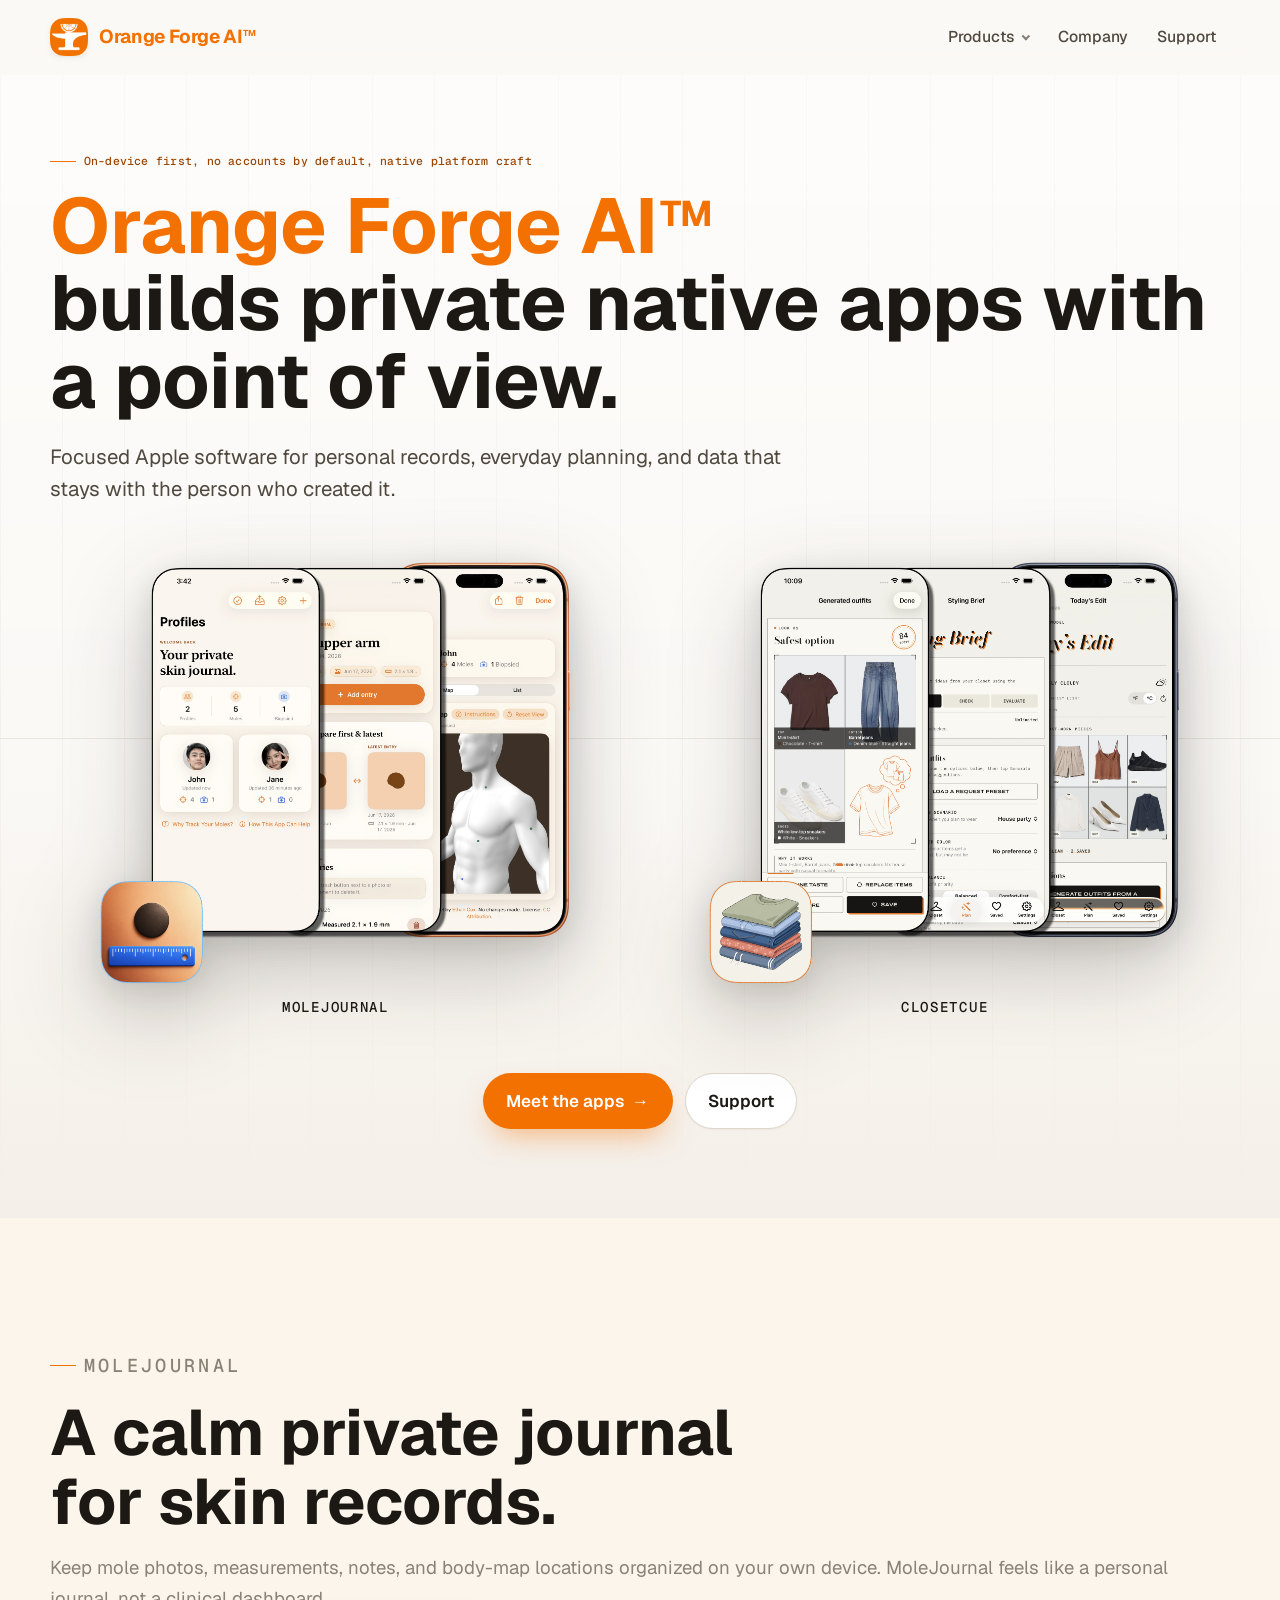
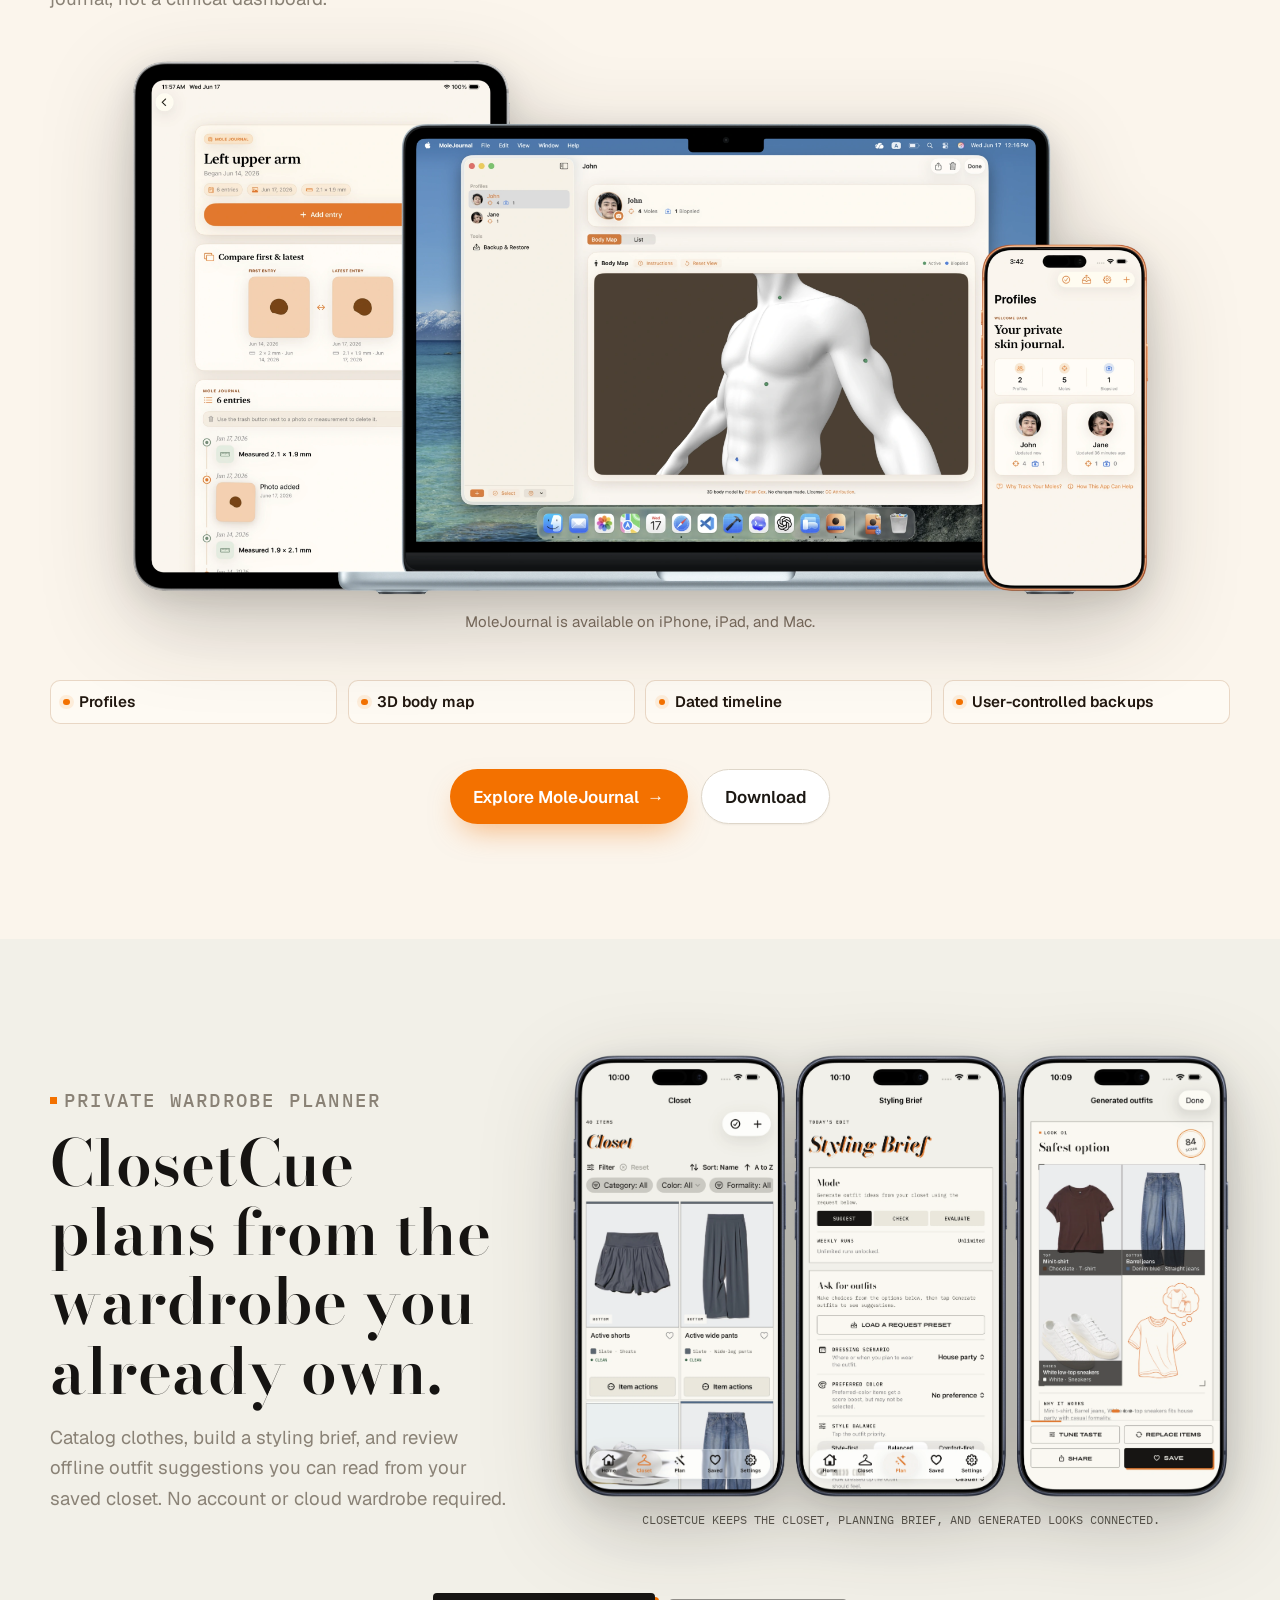
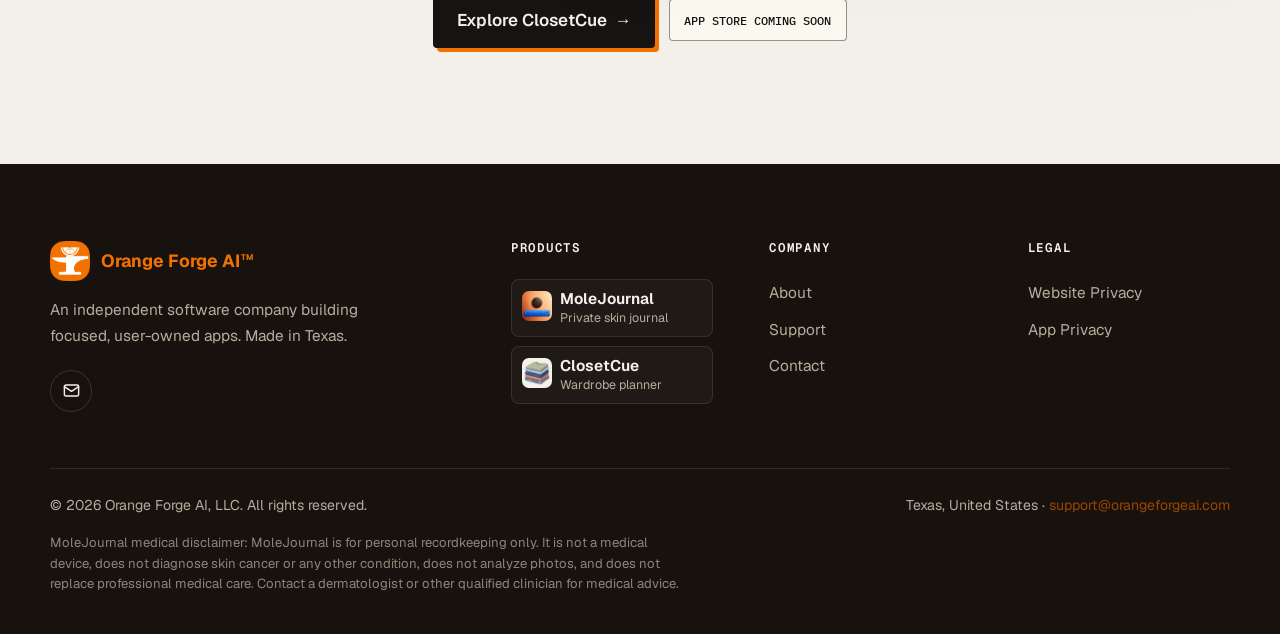
<file: index.html>
<!doctype html>
<html lang="en">
<head>
    <meta charset="utf-8">
    <meta name="viewport" content="width=device-width, initial-scale=1">
    <meta name="description" content="Orange Forge AI is an independent software company building focused, user-owned apps that keep your data on your device, including MoleJournal and ClosetCue.">
    <meta name="theme-color" content="#f37100">
    <title>Orange Forge AI &mdash; User-owned software, beautifully made</title>

    <link rel="icon" type="image/png" sizes="256x256" href="assets/brand/logo.png">
    <link rel="apple-touch-icon" href="assets/brand/logo.png">

    <!-- Open Graph / social -->
    <meta property="og:type" content="website">
    <meta property="og:url" content="https://orangeforgeai.com/">
    <meta property="og:title" content="Orange Forge AI &mdash; User-owned software, beautifully made">
    <meta property="og:description" content="A software company building focused, private apps that keep your data on your device. Meet MoleJournal and ClosetCue.">
    <meta property="og:image" content="https://orangeforgeai.com/assets/brand/logo.png">
    <meta name="twitter:card" content="summary">

    <!-- Preload the self-hosted variable fonts to avoid a flash of fallback text -->
    <link rel="preload" href="assets/fonts/geist-latin.woff2" as="font" type="font/woff2" crossorigin>
    <link rel="preload" href="assets/fonts/geist-mono-latin.woff2" as="font" type="font/woff2" crossorigin>
    <link rel="stylesheet" href="style.css">

    <!-- Mark JS as available so reveal-on-scroll never hides content without it -->
    <script>document.documentElement.classList.add("js");</script>
</head>
<body class="home-page">
    <a class="skip-link" href="#main">Skip to content</a>

    <header class="site-header">
        <nav class="navbar" aria-label="Primary navigation">
            <a class="brand-link" href="index.html#home" aria-label="Orange Forge AI home">
                <img class="brand-mark" src="assets/brand/logo.png" alt="" width="38" height="38">
                <span class="brand-text">Orange Forge AI<sup>TM</sup></span>
            </a>

            <button class="menu-toggle" type="button" aria-expanded="false" aria-controls="primary-menu">
                <span class="menu-toggle-line"></span>
                <span class="menu-toggle-line"></span>
                <span class="menu-toggle-line"></span>
                <span class="screen-reader-text">Toggle menu</span>
            </button>

            <ul class="nav-menu" id="primary-menu">
                <li class="nav-item has-dropdown">
                    <button class="nav-link dropdown-toggle" type="button" aria-expanded="false" aria-controls="products-dropdown">
                        Products
                    </button>
                    <div class="dropdown-panel" id="products-dropdown">
                        <a class="dropdown-product" href="molejournal.html">
                            <span>MoleJournal</span>
                            <small>A journal for your skin records</small>
                        </a>
                        <a class="dropdown-product" href="closetcue.html">
                            <span>ClosetCue</span>
                            <small>Outfit planning from your real closet</small>
                        </a>
                    </div>
                </li>
                <li class="nav-item"><a class="nav-link" href="#philosophy">Company</a></li>
                <li class="nav-item"><a class="nav-link" href="support.html">Support</a></li>
            </ul>
        </nav>
    </header>

    <main id="main">
        <!-- ============ COMPANY HERO ============ -->
        <section class="studio-hero" id="home" aria-labelledby="hero-title">
            <div class="studio-hero__backdrop" aria-hidden="true"></div>
            <div class="container studio-hero__inner">
                <div class="studio-hero__copy">
                    <p class="eyebrow studio-hero__principle-line" id="philosophy">On-device first, no accounts by default, native platform craft</p>
                    <h1 class="studio-hero__title" id="hero-title">
                        <span class="brand-name studio-hero__brand">Orange Forge AI<sup>TM</sup></span>
                        builds private native apps with a point of view.
                    </h1>
                    <p class="studio-hero__lead">
                        Focused Apple software for personal records, everyday planning, and data that stays with the person who created it.
                    </p>
                </div>

                <div class="studio-hero__tableau" aria-label="MoleJournal and ClosetCue product previews">
                    <figure class="studio-hero__product studio-hero__mole">
                        <img src="assets/screenshots/molejournal/hero_molejournal.webp" width="3722" height="3337"
                            alt="MoleJournal app screens shown across Apple devices" loading="eager" fetchpriority="high" decoding="async">
                        <figcaption>MoleJournal</figcaption>
                    </figure>
                    <figure class="studio-hero__product studio-hero__closet">
                        <img src="assets/screenshots/closetcue/hero_closetcue.webp" width="3722" height="3337"
                            alt="ClosetCue wardrobe planning screens shown on iPhone" loading="eager" fetchpriority="high" decoding="async">
                        <figcaption>ClosetCue</figcaption>
                    </figure>
                </div>

                <div class="studio-hero__actions" aria-label="Featured products">
                    <a class="button button-primary" href="#molejournal">Meet the apps <span class="arrow" aria-hidden="true">&rarr;</span></a>
                    <a class="button button-secondary" href="support.html">Support</a>
                </div>
            </div>
        </section>

        <!-- ============ MOLEJOURNAL TEASER ============ -->
        <section class="home-product home-product--molejournal" id="molejournal" aria-labelledby="molejournal-title">
            <div class="container home-product__grid" data-reveal>
                <div class="home-product__copy">
                    <p class="eyebrow">MoleJournal</p>
                    <h2 id="molejournal-title">A calm private journal for skin records.</h2>
                    <p>
                        Keep mole photos, measurements, notes, and body-map locations organized on your own device. MoleJournal feels like a personal journal, not a clinical dashboard.
                    </p>
                </div>

                <figure class="journal-device-composition">
                    <img src="assets/screenshots/molejournal/all_devices.webp" width="3566" height="1879"
                        alt="MoleJournal shown on MacBook Pro, iPad Pro, and iPhone" loading="lazy" decoding="async">
                    <figcaption>MoleJournal is available on iPhone, iPad, and Mac.</figcaption>
                </figure>

                <div class="journal-mini-timeline" aria-label="MoleJournal feature highlights">
                    <span>Profiles</span>
                    <span>3D body map</span>
                    <span>Dated timeline</span>
                    <span>User-controlled backups</span>
                </div>

                <div class="home-product__actions">
                    <a class="button button-primary" href="molejournal.html">Explore MoleJournal <span class="arrow" aria-hidden="true">&rarr;</span></a>
                    <a class="button button-secondary" href="https://apps.apple.com/us/app/molejournal/id6771623193" target="_blank" rel="noopener">Download</a>
                </div>
            </div>
        </section>

        <!-- ============ CLOSETCUE TEASER ============ -->
        <section class="home-product home-product--closetcue" id="closetcue" aria-labelledby="closetcue-title">
            <div class="container closet-proof" data-reveal>
                <div class="closet-proof__mast">
                    <p class="pressmark">Private wardrobe planner</p>
                    <h2 id="closetcue-title"><span>ClosetCue</span> plans from the wardrobe you already own.</h2>
                    <p>
                        Catalog clothes, build a styling brief, and review offline outfit suggestions you can read from your saved closet. No account or cloud wardrobe required.
                    </p>
                </div>

                <figure class="closet-proof__image">
                    <img src="assets/screenshots/closetcue/main_closetcue.webp" width="3322" height="2239"
                        alt="ClosetCue closet, styling brief, and outfit preview screens" loading="lazy" decoding="async">
                    <figcaption>ClosetCue keeps the closet, planning brief, and generated looks connected.</figcaption>
                </figure>

                <div class="closet-proof__actions">
                    <a class="button button-primary closet-button" href="closetcue.html">Explore ClosetCue <span class="arrow" aria-hidden="true">&rarr;</span></a>
                    <span class="coming-soon-pill" aria-label="ClosetCue App Store availability">App Store coming soon</span>
                </div>
            </div>
        </section>
    </main>

    <!-- ============ FOOTER ============ -->
    <footer class="footer" aria-labelledby="footer-heading">
        <h2 id="footer-heading" class="screen-reader-text">Site footer</h2>
        <div class="container">
            <div class="footer__grid">
                <div class="footer__brand">
                    <a class="footer__logo" href="index.html#home" aria-label="Orange Forge AI home">
                        <img src="assets/brand/logo.png" alt="" width="40" height="40">
                        <span>Orange Forge AI<sup>TM</sup></span>
                    </a>
                    <p>An independent software company building focused, user-owned apps. Made in Texas.</p>
                    <div class="footer__social">
                        <a href="mailto:support@orangeforgeai.com" aria-label="Email Orange Forge AI">
                            <svg viewBox="0 0 24 24" fill="none" stroke="currentColor" stroke-width="1.8" stroke-linecap="round" stroke-linejoin="round" aria-hidden="true"><rect x="3" y="5" width="18" height="14" rx="2"/><path d="m3 7 9 6 9-6"/></svg>
                        </a>
                    </div>
                </div>

                <nav class="footer__col footer__products" aria-label="Products">
                    <h3>Products</h3>
                    <a class="footer-product footer-product--molejournal" href="molejournal.html">
                        <span>MoleJournal</span>
                        <small>Private skin journal</small>
                    </a>
                    <a class="footer-product footer-product--closetcue" href="closetcue.html">
                        <span>ClosetCue</span>
                        <small>Wardrobe planner</small>
                    </a>
                </nav>

                <nav class="footer__col" aria-label="Company">
                    <h3>Company</h3>
                    <a href="index.html#philosophy">About</a>
                    <a href="support.html">Support</a>
                    <a href="mailto:support@orangeforgeai.com">Contact</a>
                </nav>

                <nav class="footer__col" aria-label="Legal">
                    <h3>Legal</h3>
                    <a href="privacy.html">Website Privacy</a>
                    <a href="app-privacy.html">App Privacy</a>
                </nav>
            </div>

            <div class="footer__bottom">
                <p>&copy; 2026 Orange Forge AI, LLC. All rights reserved.</p>
                <p>Texas, United States &middot; <a href="mailto:support@orangeforgeai.com">support@orangeforgeai.com</a></p>
            </div>
            <p class="footer__disclaimer">
                MoleJournal medical disclaimer: MoleJournal is for personal recordkeeping only. It is not a medical device, does not diagnose skin cancer or any other condition, does not analyze photos, and does not replace professional medical care. Contact a dermatologist or other qualified clinician for medical advice.
            </p>
        </div>
    </footer>

    <script src="script.js"></script>
</body>
</html>
</file>
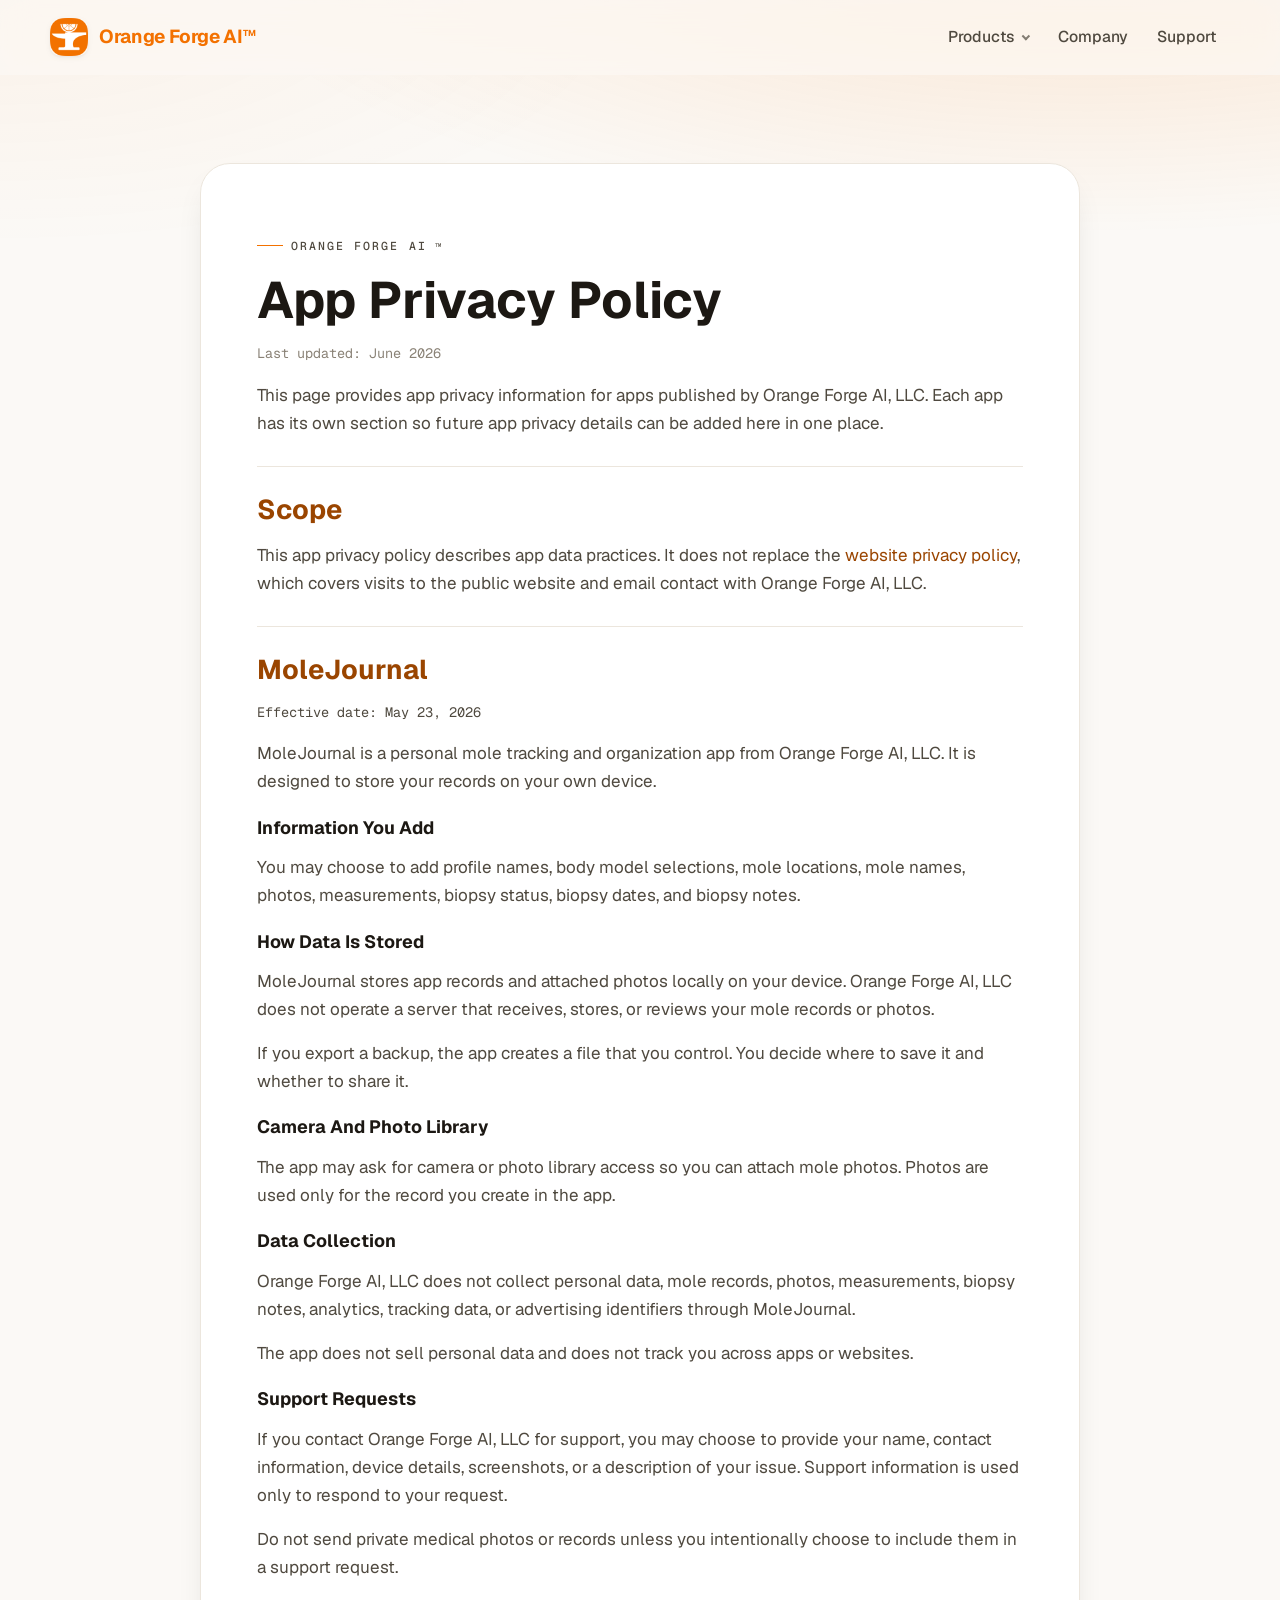
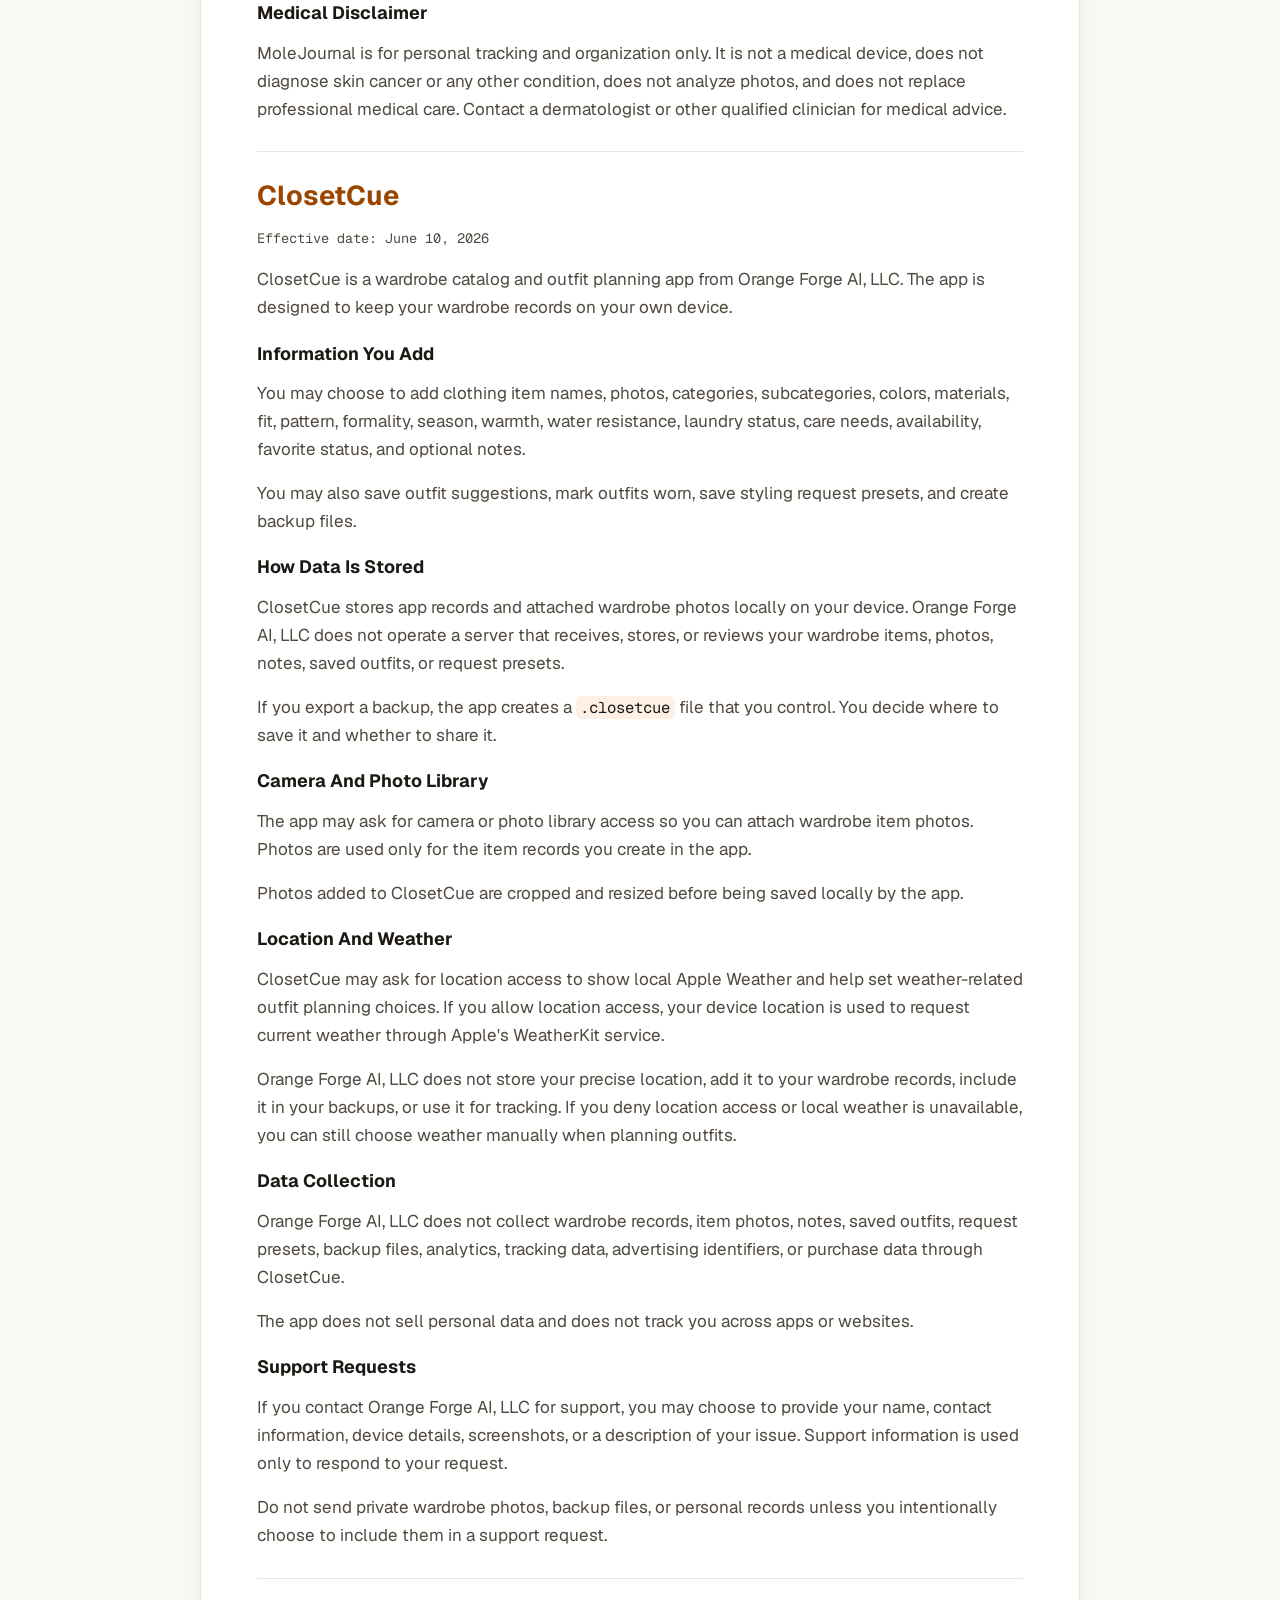
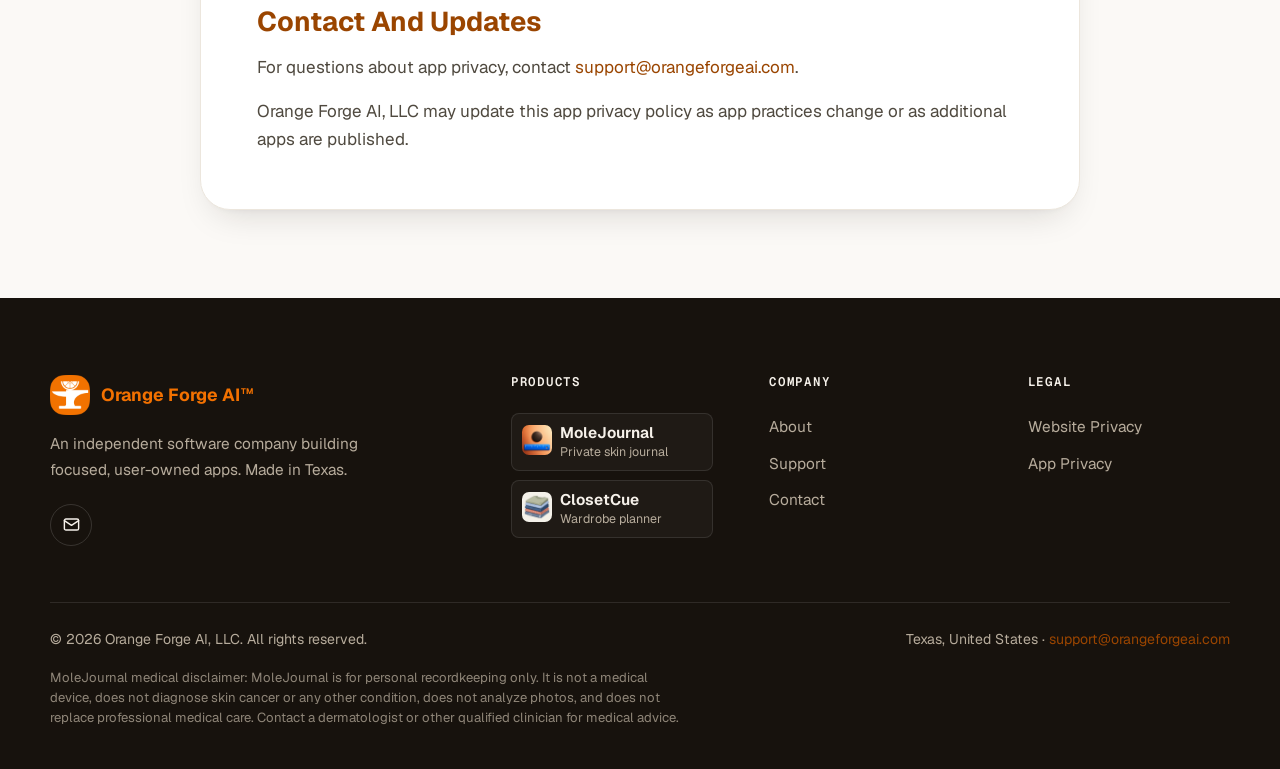
<file: app-privacy.html>
<!doctype html>
<html lang="en">
<head>
    <meta charset="utf-8">
    <meta name="viewport" content="width=device-width, initial-scale=1">
    <meta name="description" content="App Privacy Policy for apps published by Orange Forge AI, LLC. Includes MoleJournal and ClosetCue, private on-device apps that keep records on your own device.">
    <meta name="theme-color" content="#f37100">
    <title>App Privacy Policy | Orange Forge AI</title>

    <link rel="icon" type="image/png" sizes="256x256" href="assets/brand/logo.png">
    <link rel="apple-touch-icon" href="assets/brand/logo.png">

    <!-- Open Graph / social -->
    <meta property="og:type" content="website">
    <meta property="og:url" content="https://orangeforgeai.com/app-privacy.html">
    <meta property="og:title" content="App Privacy Policy | Orange Forge AI">
    <meta property="og:description" content="App privacy information for apps published by Orange Forge AI, LLC, including MoleJournal and ClosetCue.">
    <meta property="og:image" content="https://orangeforgeai.com/assets/brand/logo.png">
    <meta name="twitter:card" content="summary">

    <!-- Preload the self-hosted variable fonts to avoid a flash of fallback text -->
    <link rel="preload" href="assets/fonts/geist-latin.woff2" as="font" type="font/woff2" crossorigin>
    <link rel="preload" href="assets/fonts/geist-mono-latin.woff2" as="font" type="font/woff2" crossorigin>
    <link rel="stylesheet" href="style.css">

    <!-- Mark JS as available so reveal-on-scroll never hides content without it -->
    <script>document.documentElement.classList.add("js");</script>
</head>
<body>
    <a class="skip-link" href="#main">Skip to content</a>

    <header class="site-header">
        <nav class="navbar" aria-label="Primary navigation">
            <a class="brand-link" href="index.html#home" aria-label="Orange Forge AI home">
                <img class="brand-mark" src="assets/brand/logo.png" alt="" width="38" height="38">
                <span class="brand-text">Orange Forge AI<sup>TM</sup></span>
            </a>

            <button class="menu-toggle" type="button" aria-expanded="false" aria-controls="primary-menu">
                <span class="menu-toggle-line"></span>
                <span class="menu-toggle-line"></span>
                <span class="menu-toggle-line"></span>
                <span class="screen-reader-text">Toggle menu</span>
            </button>

            <ul class="nav-menu" id="primary-menu">
                <li class="nav-item has-dropdown">
                    <button class="nav-link dropdown-toggle" type="button" aria-expanded="false" aria-controls="products-dropdown">
                        Products
                    </button>
                    <div class="dropdown-panel" id="products-dropdown">
                        <a class="dropdown-product" href="molejournal.html">
                            <span>MoleJournal</span>
                            <small>A private journal for your skin records</small>
                        </a>
                        <a class="dropdown-product" href="closetcue.html">
                            <span>ClosetCue</span>
                            <small>Outfit planning from your real closet</small>
                        </a>
                    </div>
                </li>
                <li class="nav-item"><a class="nav-link" href="index.html#philosophy">Company</a></li>
                <li class="nav-item"><a class="nav-link" href="support.html">Support</a></li>
            </ul>
        </nav>
    </header>

    <main class="policy-main" id="main">
        <article class="policy-container">
            <header class="policy-header">
                <p class="eyebrow">Orange Forge AI<sup>TM</sup></p>
                <h1>App Privacy Policy</h1>
                <p class="last-updated">Last updated: June 2026</p>
                <p>
                    This page provides app privacy information for apps published by Orange Forge AI, LLC. Each app has its own section so future app privacy details can be added here in one place.
                </p>
            </header>

            <section class="policy-section" aria-labelledby="scope-title">
                <h2 id="scope-title">Scope</h2>
                <p>
                    This app privacy policy describes app data practices. It does not replace the <a href="privacy.html">website privacy policy</a>, which covers visits to the public website and email contact with Orange Forge AI, LLC.
                </p>
            </section>

            <section class="policy-section" id="molejournal" aria-labelledby="molejournal-title">
                <h2 id="molejournal-title">MoleJournal</h2>
                <p class="last-updated">Effective date: May 23, 2026</p>
                <p>
                    MoleJournal is a personal mole tracking and organization app from Orange Forge AI, LLC. It is designed to store your records on your own device.
                </p>

                <h3>Information You Add</h3>
                <p>
                    You may choose to add profile names, body model selections, mole locations, mole names, photos, measurements, biopsy status, biopsy dates, and biopsy notes.
                </p>

                <h3>How Data Is Stored</h3>
                <p>
                    MoleJournal stores app records and attached photos locally on your device. Orange Forge AI, LLC does not operate a server that receives, stores, or reviews your mole records or photos.
                </p>
                <p>
                    If you export a backup, the app creates a file that you control. You decide where to save it and whether to share it.
                </p>

                <h3>Camera And Photo Library</h3>
                <p>
                    The app may ask for camera or photo library access so you can attach mole photos. Photos are used only for the record you create in the app.
                </p>

                <h3>Data Collection</h3>
                <p>
                    Orange Forge AI, LLC does not collect personal data, mole records, photos, measurements, biopsy notes, analytics, tracking data, or advertising identifiers through MoleJournal.
                </p>
                <p>
                    The app does not sell personal data and does not track you across apps or websites.
                </p>

                <h3>Support Requests</h3>
                <p>
                    If you contact Orange Forge AI, LLC for support, you may choose to provide your name, contact information, device details, screenshots, or a description of your issue. Support information is used only to respond to your request.
                </p>
                <p>
                    Do not send private medical photos or records unless you intentionally choose to include them in a support request.
                </p>

                <h3>Medical Disclaimer</h3>
                <p>
                    MoleJournal is for personal tracking and organization only. It is not a medical device, does not diagnose skin cancer or any other condition, does not analyze photos, and does not replace professional medical care. Contact a dermatologist or other qualified clinician for medical advice.
                </p>
            </section>

            <section class="policy-section" id="closetcue" aria-labelledby="closetcue-title">
                <h2 id="closetcue-title">ClosetCue</h2>
                <p class="last-updated">Effective date: June 10, 2026</p>
                <p>
                    ClosetCue is a wardrobe catalog and outfit planning app from Orange Forge AI, LLC. The app is designed to keep your wardrobe records on your own device.
                </p>

                <h3>Information You Add</h3>
                <p>
                    You may choose to add clothing item names, photos, categories, subcategories, colors, materials, fit, pattern, formality, season, warmth, water resistance, laundry status, care needs, availability, favorite status, and optional notes.
                </p>
                <p>
                    You may also save outfit suggestions, mark outfits worn, save styling request presets, and create backup files.
                </p>

                <h3>How Data Is Stored</h3>
                <p>
                    ClosetCue stores app records and attached wardrobe photos locally on your device. Orange Forge AI, LLC does not operate a server that receives, stores, or reviews your wardrobe items, photos, notes, saved outfits, or request presets.
                </p>
                <p>
                    If you export a backup, the app creates a <code>.closetcue</code> file that you control. You decide where to save it and whether to share it.
                </p>

                <h3>Camera And Photo Library</h3>
                <p>
                    The app may ask for camera or photo library access so you can attach wardrobe item photos. Photos are used only for the item records you create in the app.
                </p>
                <p>
                    Photos added to ClosetCue are cropped and resized before being saved locally by the app.
                </p>

                <h3>Location And Weather</h3>
                <p>
                    ClosetCue may ask for location access to show local Apple Weather and help set weather-related outfit planning choices. If you allow location access, your device location is used to request current weather through Apple's WeatherKit service.
                </p>
                <p>
                    Orange Forge AI, LLC does not store your precise location, add it to your wardrobe records, include it in your backups, or use it for tracking. If you deny location access or local weather is unavailable, you can still choose weather manually when planning outfits.
                </p>

                <h3>Data Collection</h3>
                <p>
                    Orange Forge AI, LLC does not collect wardrobe records, item photos, notes, saved outfits, request presets, backup files, analytics, tracking data, advertising identifiers, or purchase data through ClosetCue.
                </p>
                <p>
                    The app does not sell personal data and does not track you across apps or websites.
                </p>

                <h3>Support Requests</h3>
                <p>
                    If you contact Orange Forge AI, LLC for support, you may choose to provide your name, contact information, device details, screenshots, or a description of your issue. Support information is used only to respond to your request.
                </p>
                <p>
                    Do not send private wardrobe photos, backup files, or personal records unless you intentionally choose to include them in a support request.
                </p>
            </section>

            <section class="policy-section" aria-labelledby="contact-title">
                <h2 id="contact-title">Contact And Updates</h2>
                <p>
                    For questions about app privacy, contact <a href="mailto:support@orangeforgeai.com">support@orangeforgeai.com</a>.
                </p>
                <p>
                    Orange Forge AI, LLC may update this app privacy policy as app practices change or as additional apps are published.
                </p>
            </section>
        </article>
    </main>

    <!-- ============ FOOTER ============ -->
    <footer class="footer" aria-labelledby="footer-heading">
        <h2 id="footer-heading" class="screen-reader-text">Site footer</h2>
        <div class="container">
            <div class="footer__grid">
                <div class="footer__brand">
                    <a class="footer__logo" href="index.html#home" aria-label="Orange Forge AI home">
                        <img src="assets/brand/logo.png" alt="" width="40" height="40">
                        <span>Orange Forge AI<sup>TM</sup></span>
                    </a>
                    <p>An independent software company building focused, user-owned apps. Made in Texas.</p>
                    <div class="footer__social">
                        <a href="mailto:support@orangeforgeai.com" aria-label="Email Orange Forge AI">
                            <svg viewBox="0 0 24 24" fill="none" stroke="currentColor" stroke-width="1.8" stroke-linecap="round" stroke-linejoin="round" aria-hidden="true"><rect x="3" y="5" width="18" height="14" rx="2"/><path d="m3 7 9 6 9-6"/></svg>
                        </a>
                    </div>
                </div>

                <nav class="footer__col footer__products" aria-label="Products">
                    <h3>Products</h3>
                    <a class="footer-product footer-product--molejournal" href="molejournal.html">
                        <span>MoleJournal</span>
                        <small>Private skin journal</small>
                    </a>
                    <a class="footer-product footer-product--closetcue" href="closetcue.html">
                        <span>ClosetCue</span>
                        <small>Wardrobe planner</small>
                    </a>
                </nav>

                <nav class="footer__col" aria-label="Company">
                    <h3>Company</h3>
                    <a href="index.html#philosophy">About</a>
                    <a href="support.html">Support</a>
                    <a href="mailto:support@orangeforgeai.com">Contact</a>
                </nav>

                <nav class="footer__col" aria-label="Legal">
                    <h3>Legal</h3>
                    <a href="privacy.html">Website Privacy</a>
                    <a href="app-privacy.html" aria-current="page">App Privacy</a>
                </nav>
            </div>

            <div class="footer__bottom">
                <p>&copy; 2026 Orange Forge AI, LLC. All rights reserved.</p>
                <p>Texas, United States &middot; <a href="mailto:support@orangeforgeai.com">support@orangeforgeai.com</a></p>
            </div>
            <p class="footer__disclaimer">
                MoleJournal medical disclaimer: MoleJournal is for personal recordkeeping only. It is not a medical device, does not diagnose skin cancer or any other condition, does not analyze photos, and does not replace professional medical care. Contact a dermatologist or other qualified clinician for medical advice.
            </p>
        </div>
    </footer>

    <script src="script.js"></script>
</body>
</html>
</file>
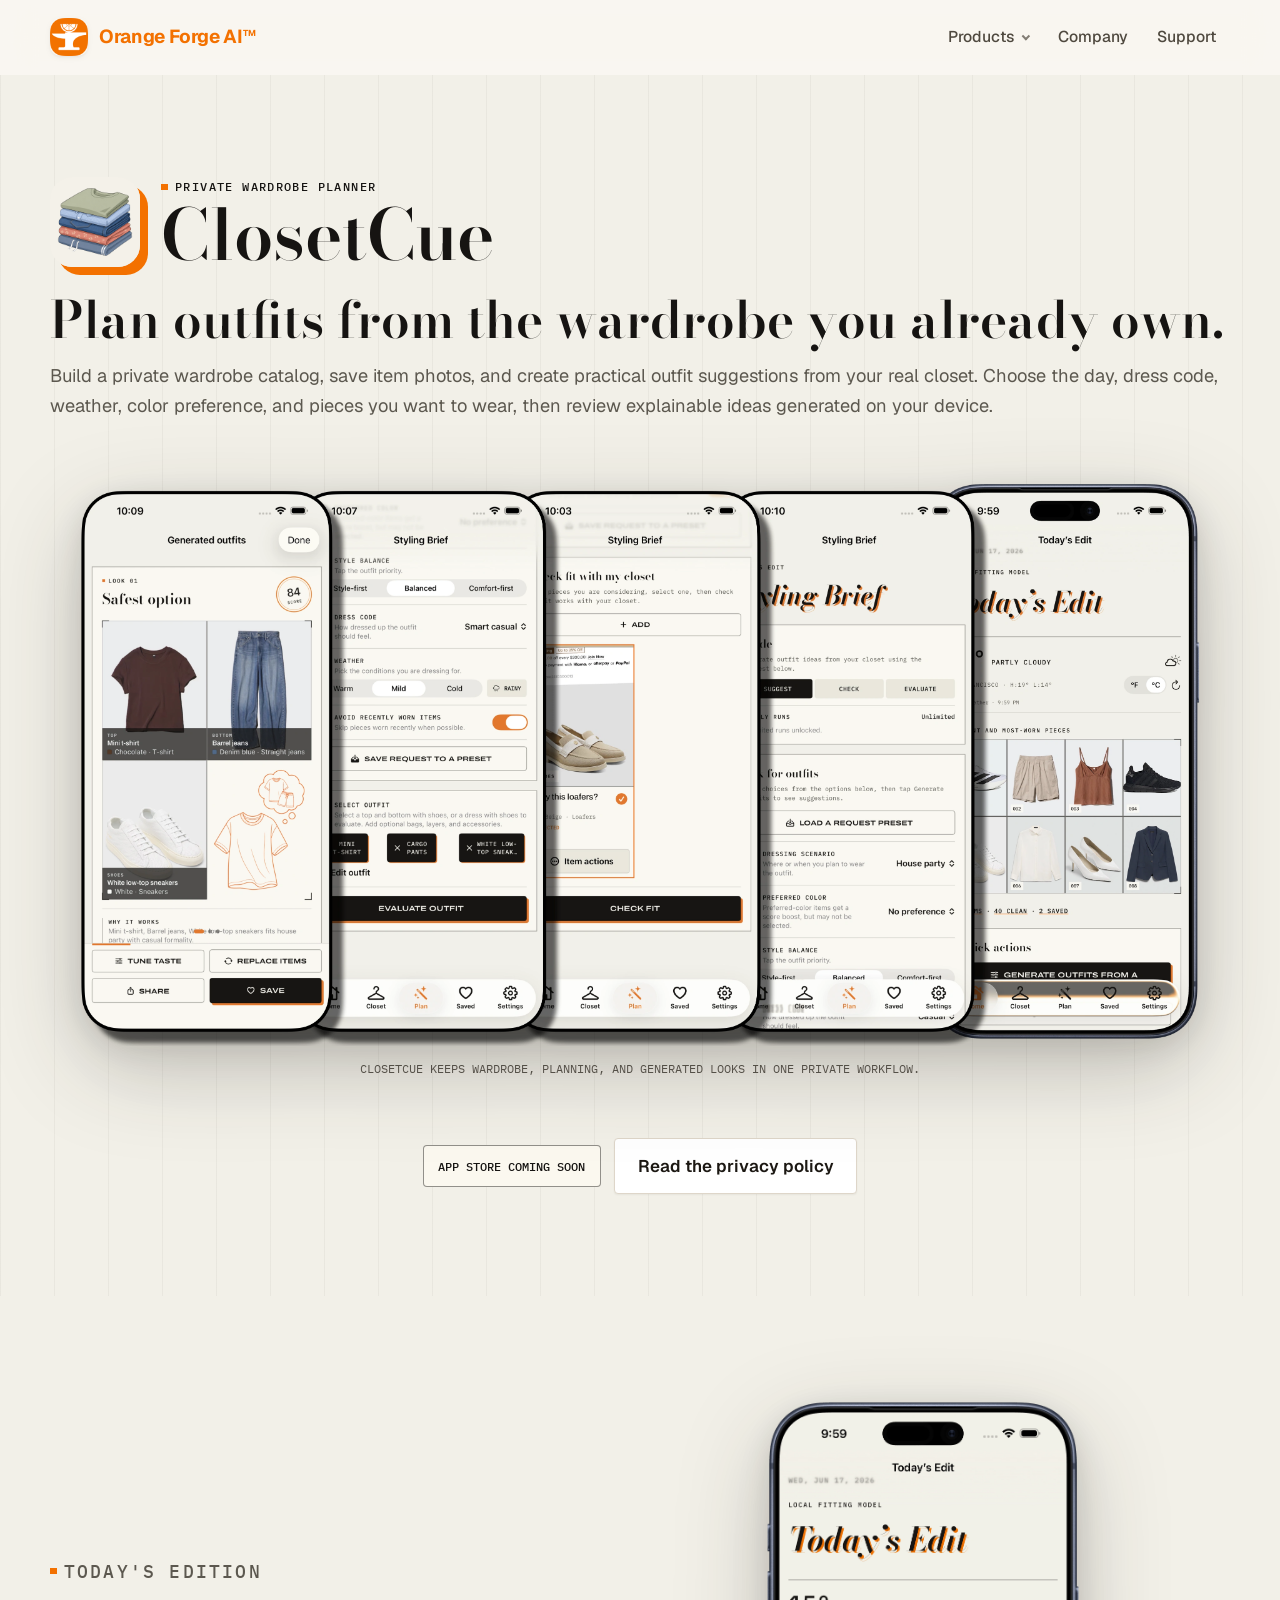
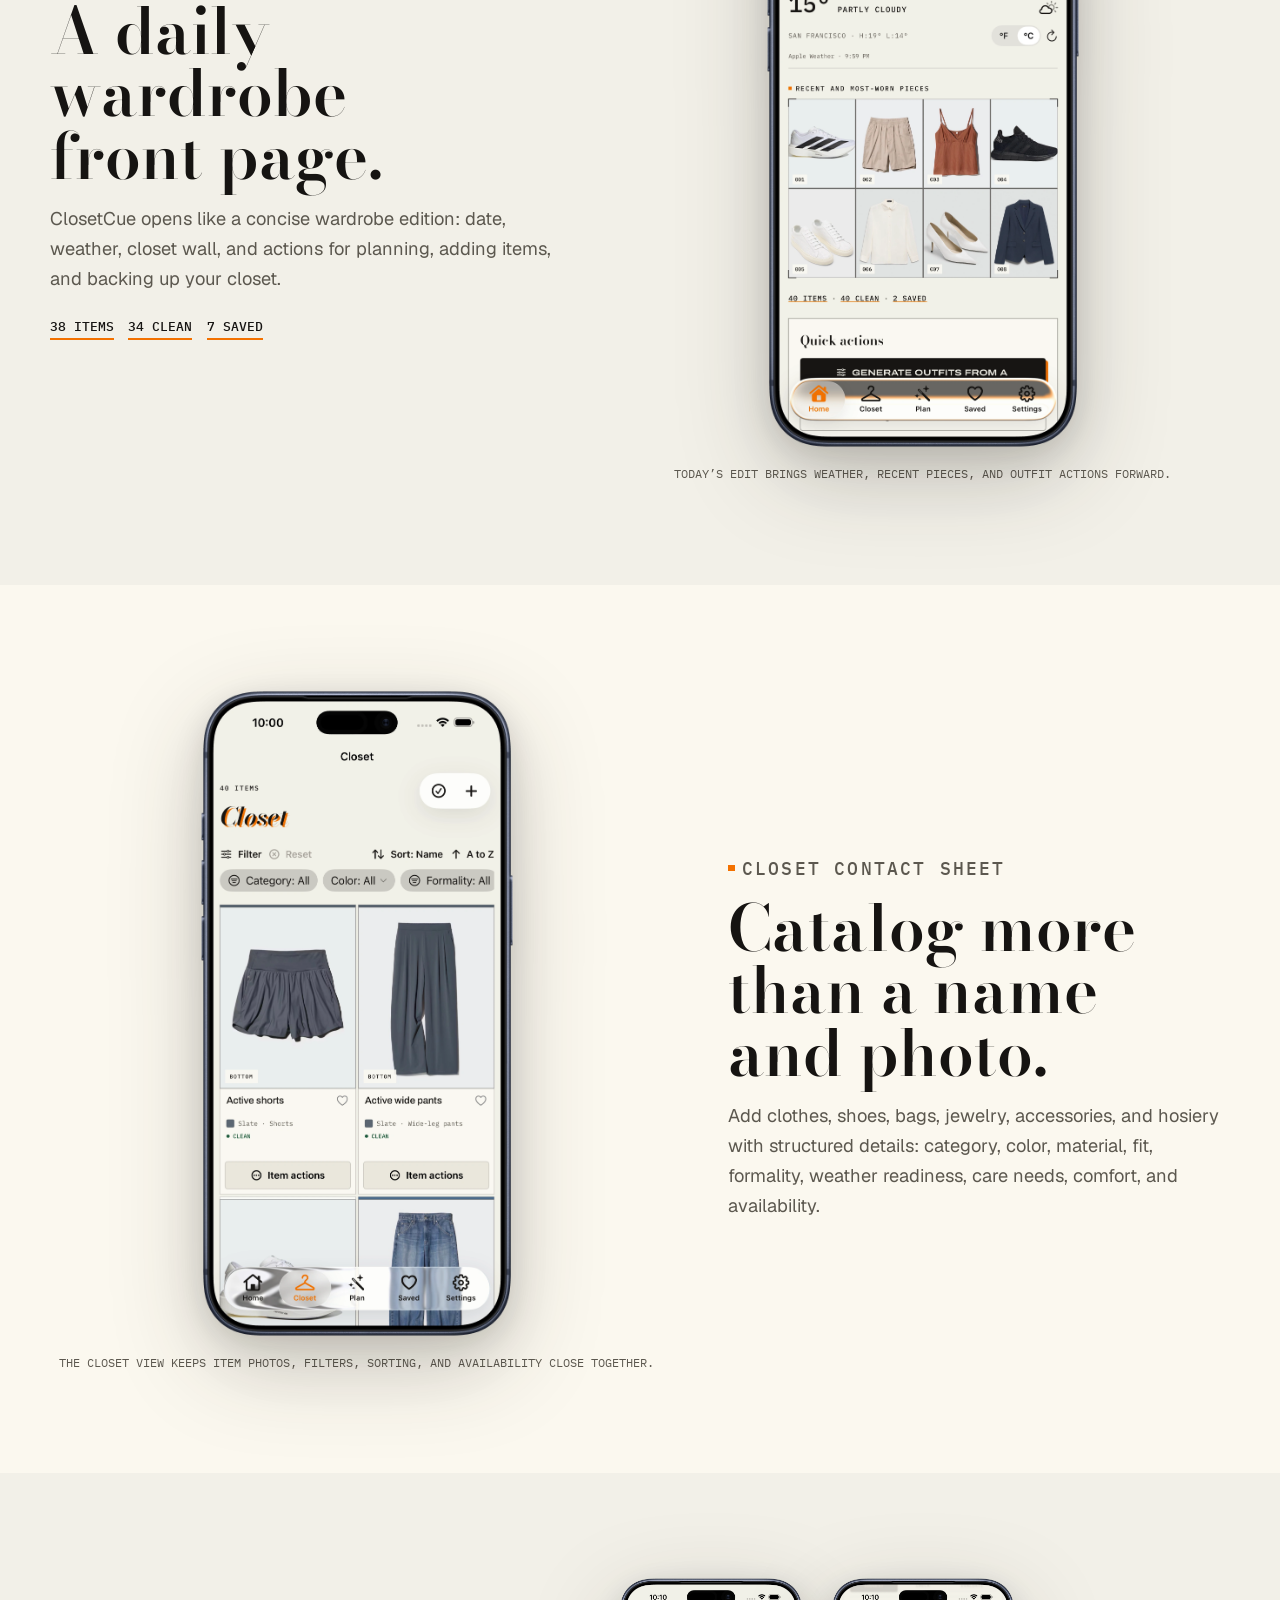
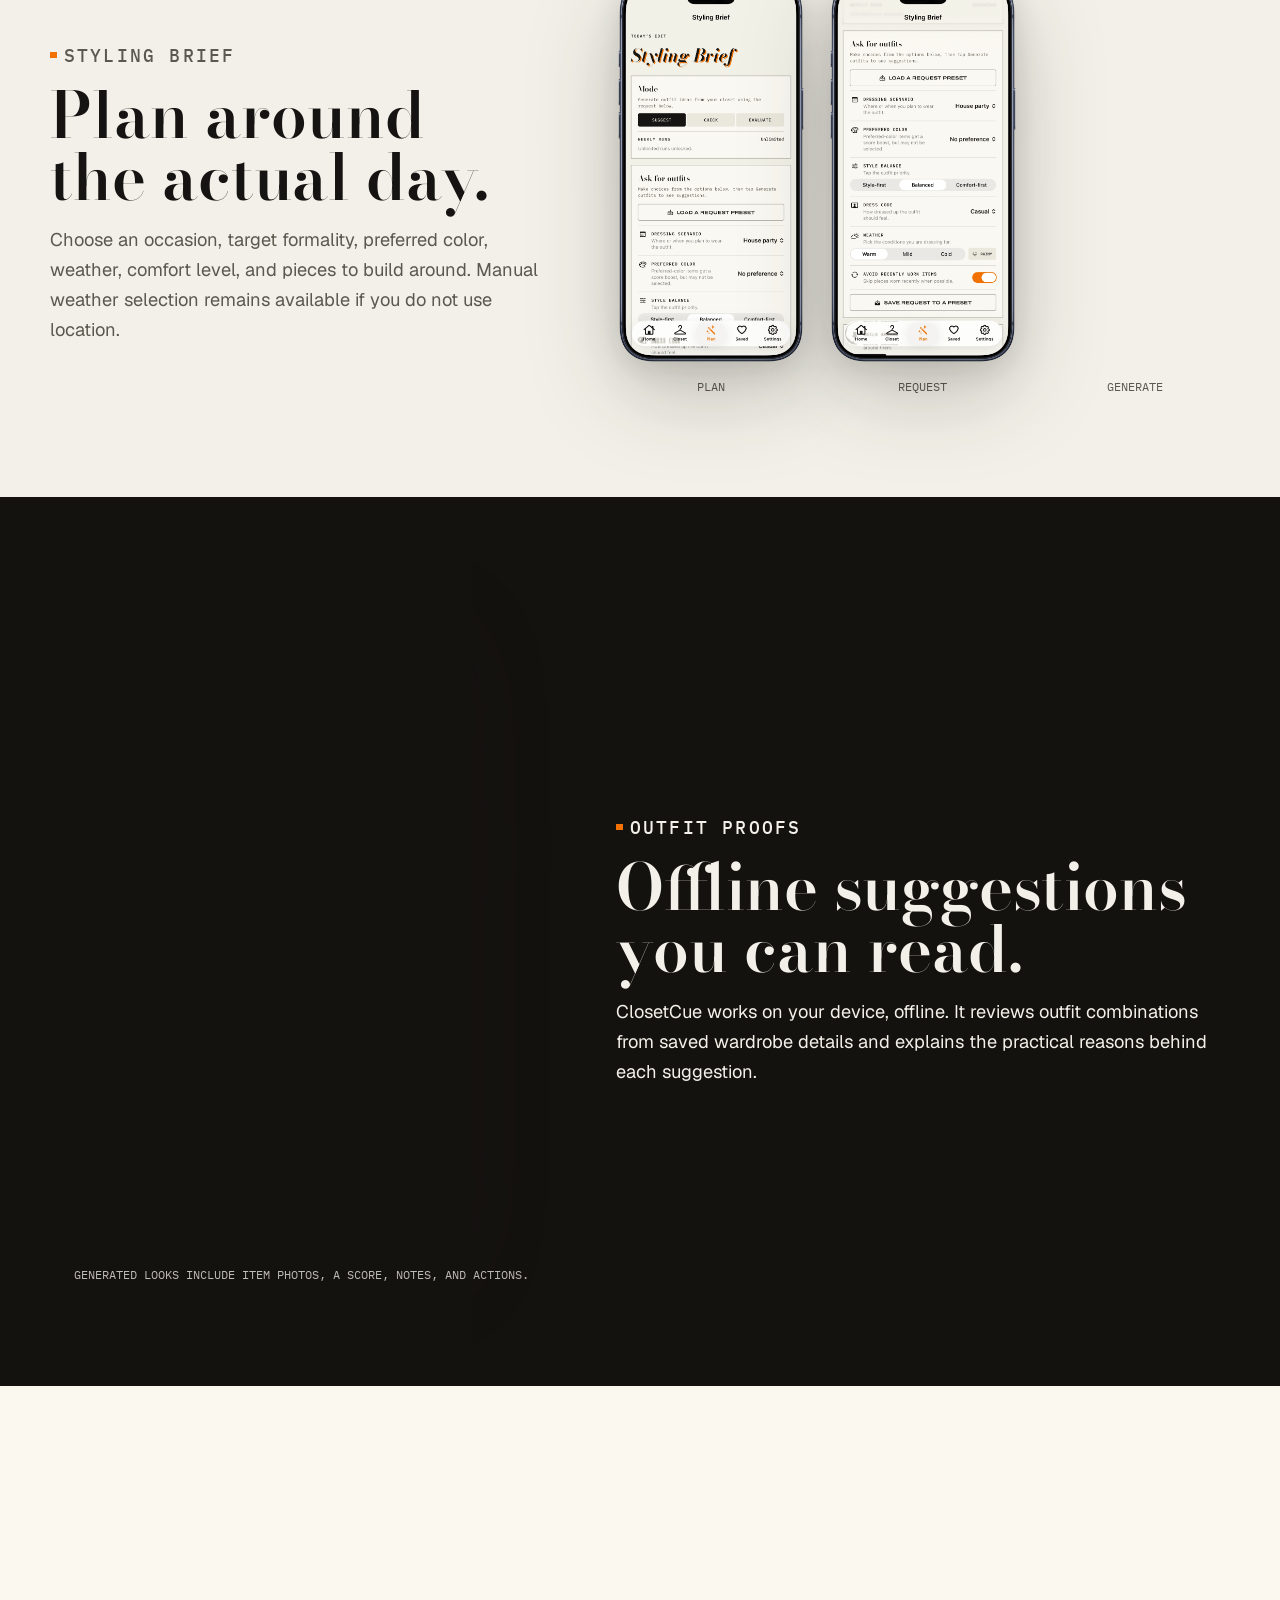
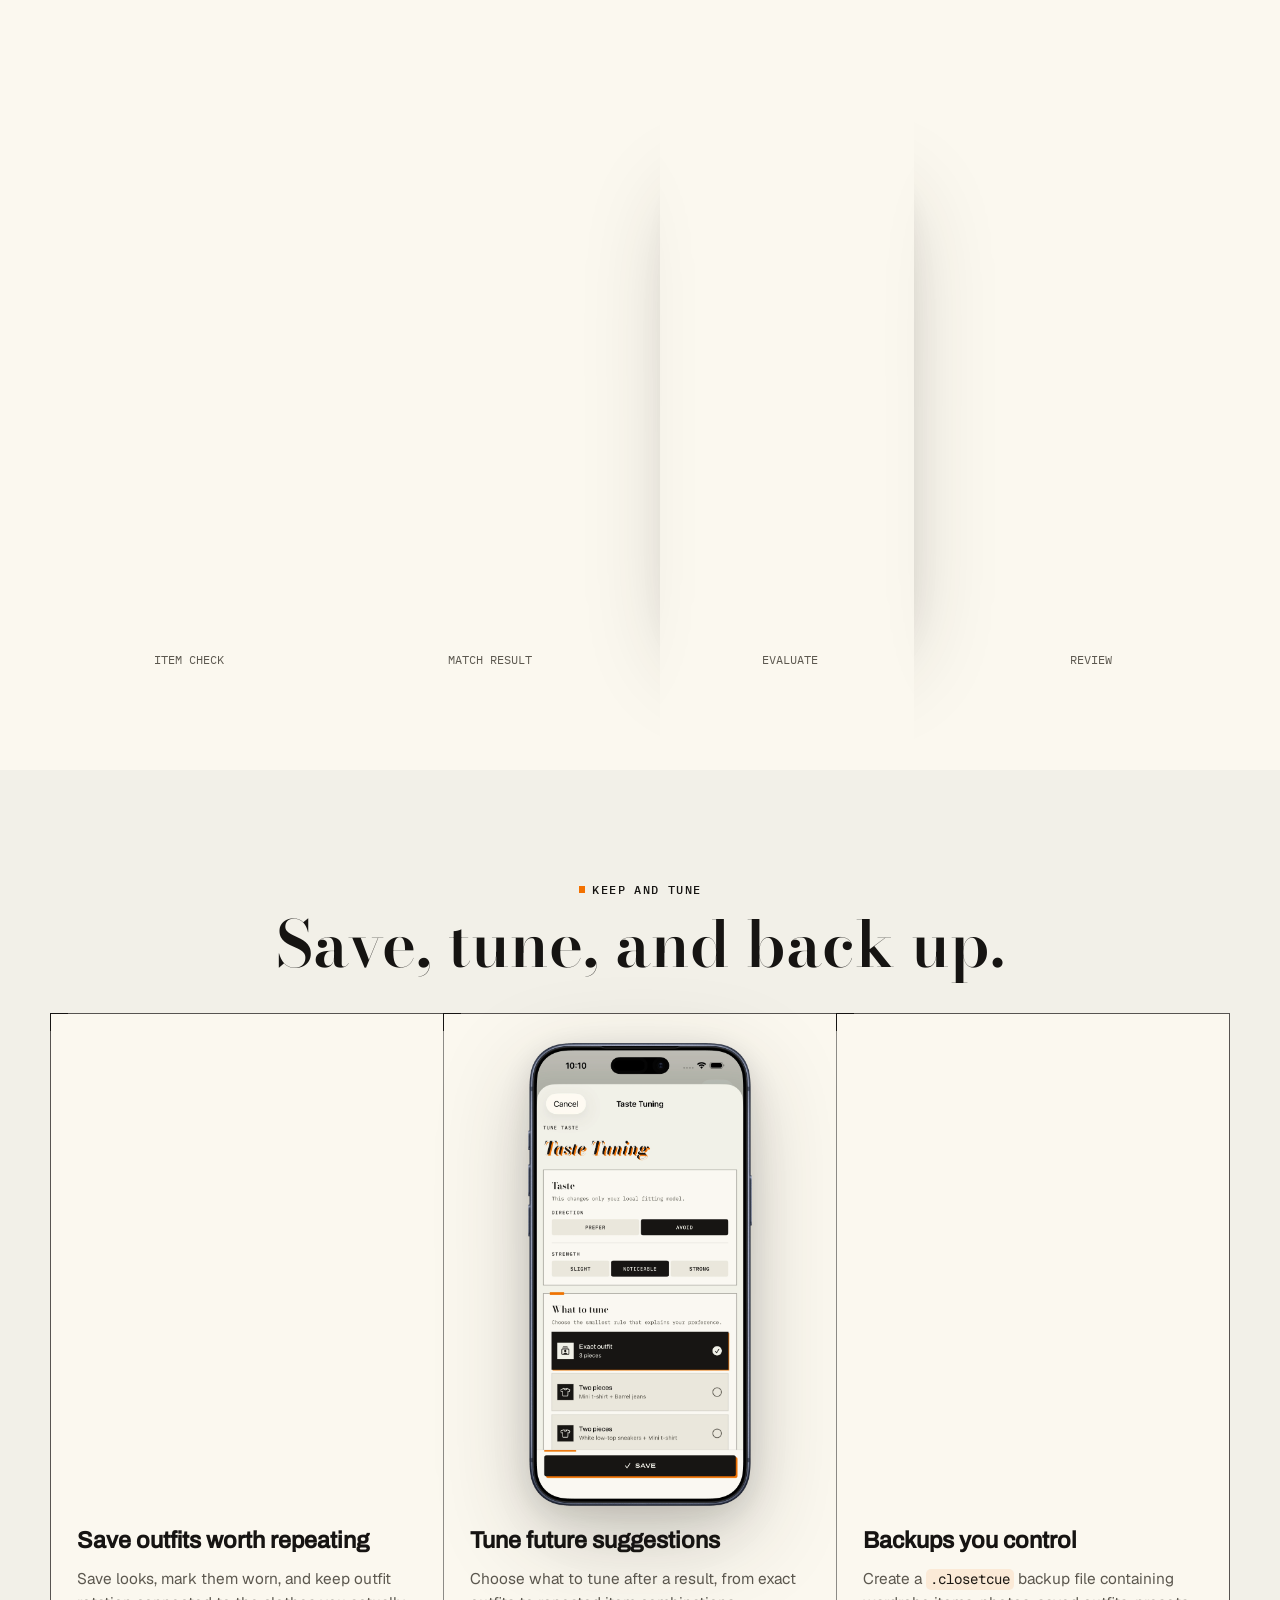
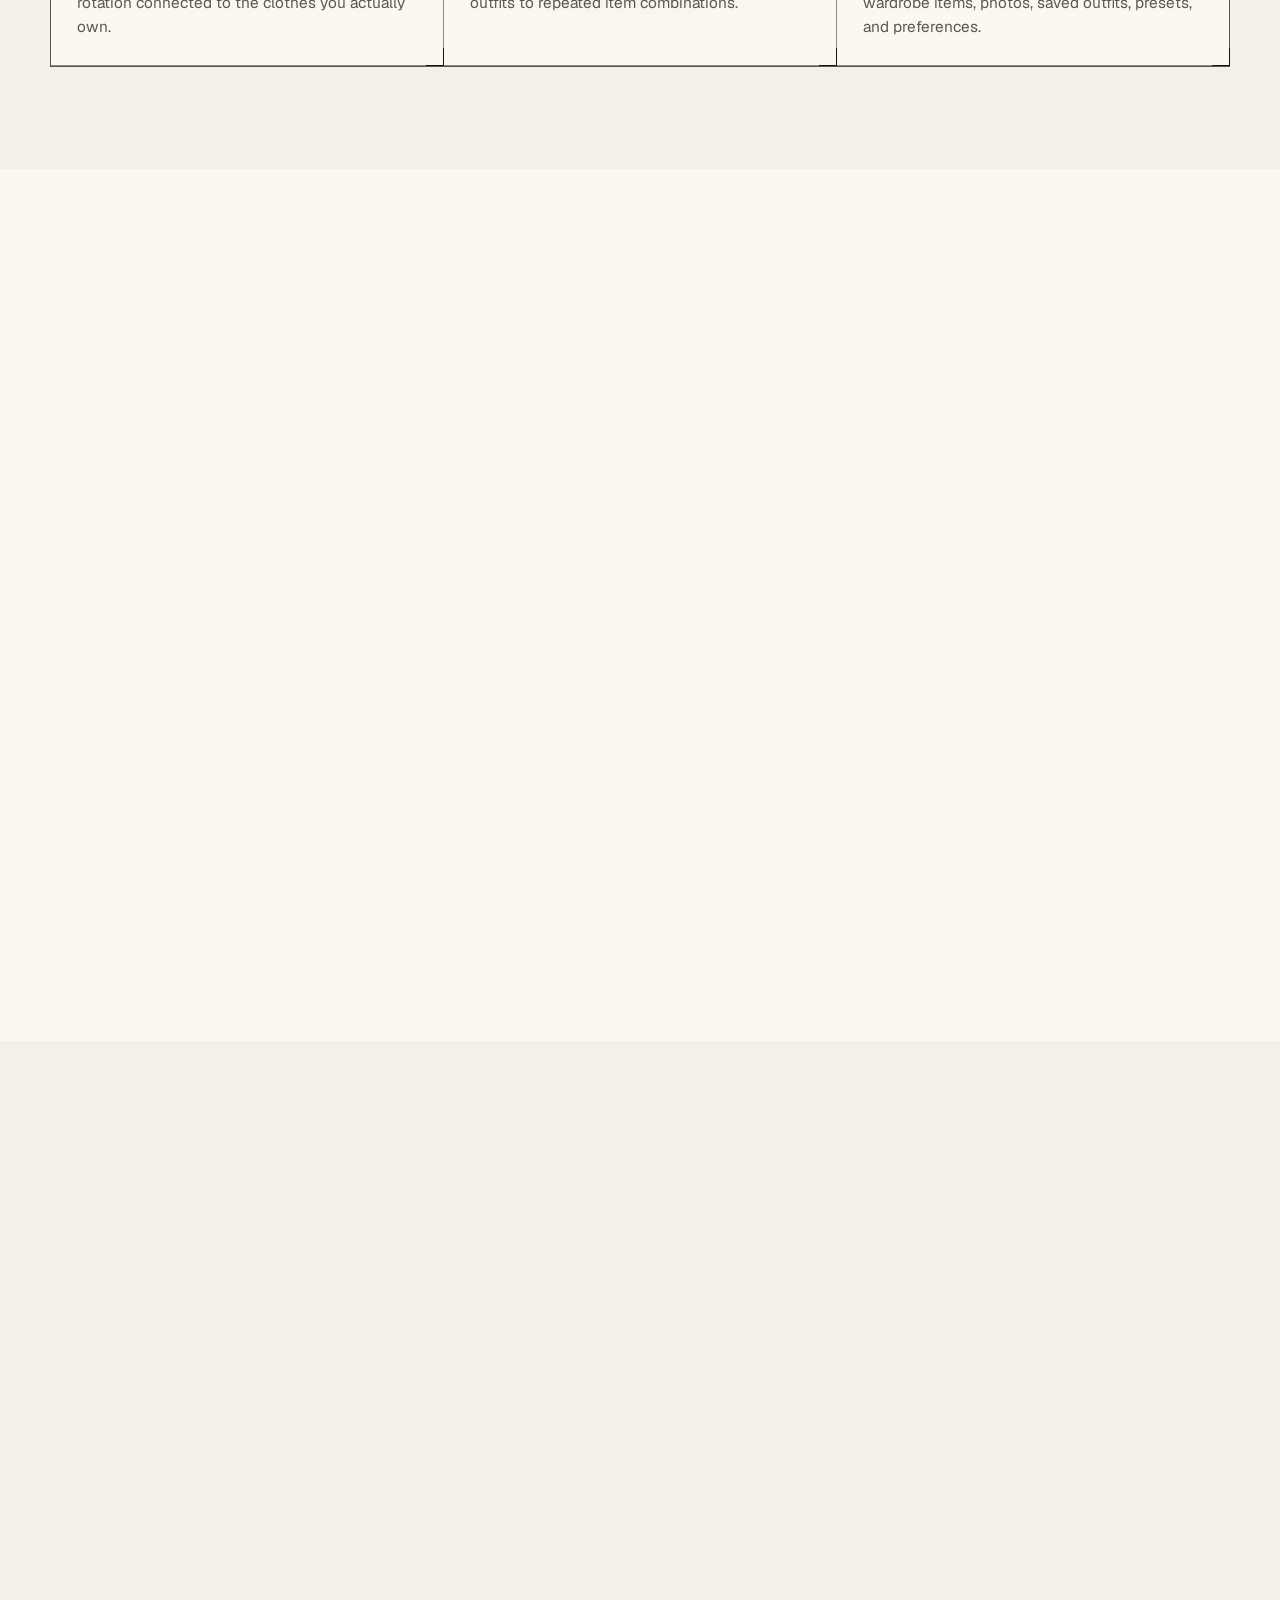
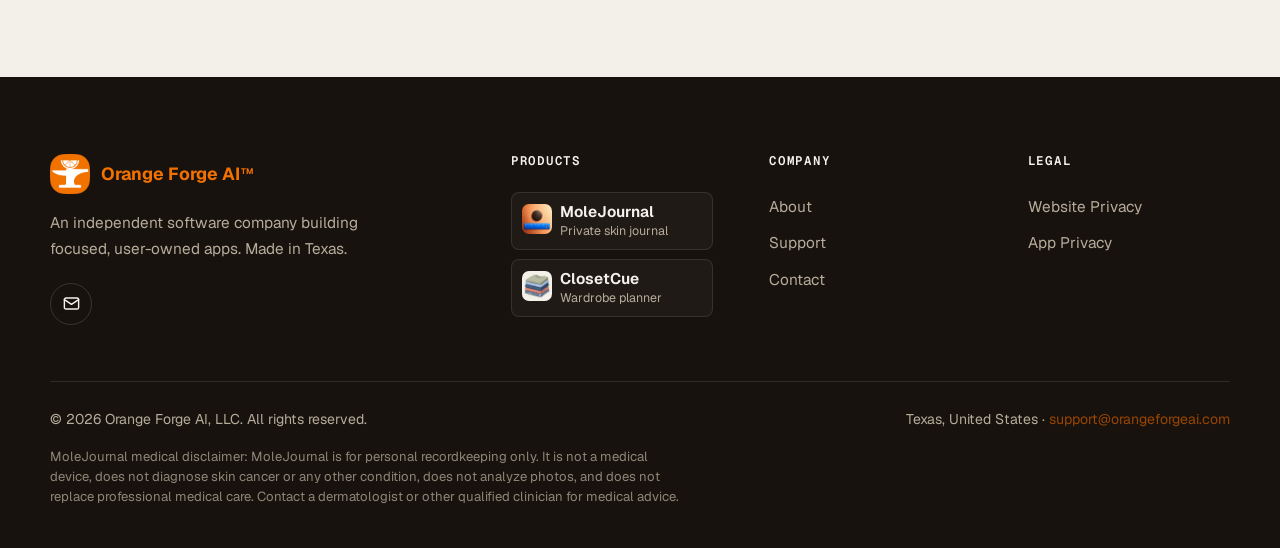
<file: closetcue.html>
<!doctype html>
<html lang="en">
<head>
    <meta charset="utf-8">
    <meta name="viewport" content="width=device-width, initial-scale=1">
    <meta name="description" content="ClosetCue is a private, on-device wardrobe catalog and outfit planner that helps you plan outfits from the clothes you already own. No account or cloud wardrobe required.">
    <meta name="theme-color" content="#f37100">
    <title>ClosetCue - Plan outfits from your real wardrobe | Orange Forge AI</title>

    <link rel="icon" type="image/png" sizes="256x256" href="assets/brand/logo.png">
    <link rel="apple-touch-icon" href="assets/brand/logo.png">

    <!-- Open Graph / social -->
    <meta property="og:type" content="website">
    <meta property="og:url" content="https://orangeforgeai.com/closetcue.html">
    <meta property="og:title" content="ClosetCue - Plan outfits from your real wardrobe">
    <meta property="og:description" content="Catalog your closet, save item photos, and get explainable outfit suggestions from your real wardrobe - all on your device.">
    <meta property="og:image" content="https://orangeforgeai.com/assets/icons/closetcue-icon.webp">
    <meta name="twitter:card" content="summary">

    <!-- Preload the self-hosted variable fonts to avoid a flash of fallback text -->
    <link rel="preload" href="assets/fonts/geist-latin.woff2" as="font" type="font/woff2" crossorigin>
    <link rel="preload" href="assets/fonts/geist-mono-latin.woff2" as="font" type="font/woff2" crossorigin>
    <link rel="stylesheet" href="style.css">

    <!-- Mark JS as available so reveal-on-scroll never hides content without it -->
    <script>document.documentElement.classList.add("js");</script>
</head>
<body class="product-page product-page--closetcue">
    <a class="skip-link" href="#main">Skip to content</a>

    <header class="site-header">
        <nav class="navbar" aria-label="Primary navigation">
            <a class="brand-link" href="index.html#home" aria-label="Orange Forge AI home">
                <img class="brand-mark" src="assets/brand/logo.png" alt="" width="38" height="38">
                <span class="brand-text">Orange Forge AI<sup>TM</sup></span>
            </a>

            <button class="menu-toggle" type="button" aria-expanded="false" aria-controls="primary-menu">
                <span class="menu-toggle-line"></span>
                <span class="menu-toggle-line"></span>
                <span class="menu-toggle-line"></span>
                <span class="screen-reader-text">Toggle menu</span>
            </button>

            <ul class="nav-menu" id="primary-menu">
                <li class="nav-item has-dropdown">
                    <button class="nav-link dropdown-toggle" type="button" aria-expanded="false" aria-controls="products-dropdown">
                        Products
                    </button>
                    <div class="dropdown-panel" id="products-dropdown">
                        <a class="dropdown-product" href="molejournal.html">
                            <span>MoleJournal</span>
                            <small>A private journal for your skin records</small>
                        </a>
                        <a class="dropdown-product" href="closetcue.html" aria-current="page">
                            <span>ClosetCue</span>
                            <small>Outfit planning from your real closet</small>
                        </a>
                    </div>
                </li>
                <li class="nav-item"><a class="nav-link" href="index.html#philosophy">Company</a></li>
                <li class="nav-item"><a class="nav-link" href="support.html">Support</a></li>
            </ul>
        </nav>
    </header>

    <main id="main">
        <!-- ============ PRESSROOM HERO ============ -->
        <section class="cc-hero" aria-labelledby="app-title">
            <div class="container cc-hero__grid">
                <div class="cc-hero__copy">
                    <div class="cc-lockup">
                        <img src="assets/icons/closetcue-icon.webp" alt="" width="132" height="132">
                        <div class="cc-lockup__copy">
                            <p class="pressmark">Private wardrobe planner</p>
                            <h1 class="cc-title" id="app-title">ClosetCue</h1>
                        </div>
                    </div>
                    <p class="cc-lead">Plan outfits from the wardrobe you already own.</p>
                    <p>
                        Build a private wardrobe catalog, save item photos, and create practical outfit suggestions from your real closet. Choose the day, dress code, weather, color preference, and pieces you want to wear, then review explainable ideas generated on your device.
                    </p>
                </div>

                <figure class="cc-showcase cc-showcase--hero">
                    <img src="assets/screenshots/closetcue/closetcue_page_hero.webp" width="3583" height="1805"
                        alt="ClosetCue closet, styling brief, and outfit planning screens on iPhone" loading="eager" fetchpriority="high" decoding="async">
                    <figcaption>ClosetCue keeps wardrobe, planning, and generated looks in one private workflow.</figcaption>
                </figure>

                <div class="cc-actions cc-hero__actions">
                    <span class="coming-soon-pill">App Store coming soon</span>
                    <a class="button button-secondary" href="app-privacy.html#closetcue">Read the privacy policy</a>
                </div>
            </div>
        </section>

        <!-- ============ DASHBOARD EDITION ============ -->
        <section class="cc-section" aria-labelledby="edition-title">
            <div class="container cc-two-col">
                <div class="cc-copy" data-reveal>
                    <p class="pressmark">Today's edition</p>
                    <h2 id="edition-title">A daily wardrobe front page.</h2>
                    <p>
                        ClosetCue opens like a concise wardrobe edition: date, weather, closet wall, and actions for planning, adding items, and backing up your closet.
                    </p>
                    <div class="cc-index-line" aria-label="Example ClosetCue index line">
                        <span>38 items</span>
                        <span>34 clean</span>
                        <span>7 saved</span>
                    </div>
                </div>
                <figure class="cc-phone-shot" data-reveal style="--reveal-delay:90ms">
                    <img src="assets/screenshots/closetcue/home.webp" width="1470" height="3000"
                        alt="ClosetCue home screen with weather, recent clothing, and quick actions" loading="lazy" decoding="async">
                    <figcaption>Today&rsquo;s edit brings weather, recent pieces, and outfit actions forward.</figcaption>
                </figure>
            </div>
        </section>

        <!-- ============ CLOSET CATALOG ============ -->
        <section class="cc-section cc-section--paper" aria-labelledby="catalog-title">
            <div class="container cc-two-col cc-two-col--reverse">
                <figure class="cc-phone-shot" data-reveal>
                    <img src="assets/screenshots/closetcue/closet.webp" width="1470" height="3000"
                        alt="ClosetCue closet catalog with clothing photos, filters, sorting, and item actions" loading="lazy" decoding="async">
                    <figcaption>The closet view keeps item photos, filters, sorting, and availability close together.</figcaption>
                </figure>
                <div class="cc-copy" data-reveal style="--reveal-delay:90ms">
                    <p class="pressmark">Closet contact sheet</p>
                    <h2 id="catalog-title">Catalog more than a name and photo.</h2>
                    <p>
                        Add clothes, shoes, bags, jewelry, accessories, and hosiery with structured details: category, color, material, fit, formality, weather readiness, care needs, comfort, and availability.
                    </p>
                </div>
            </div>
        </section>

        <!-- ============ STYLING BRIEF ============ -->
        <section class="cc-section" aria-labelledby="brief-title">
            <div class="container cc-brief-layout">
                <div class="cc-copy" data-reveal>
                    <p class="pressmark">Styling brief</p>
                    <h2 id="brief-title">Plan around the actual day.</h2>
                    <p>
                        Choose an occasion, target formality, preferred color, weather, comfort level, and pieces to build around. Manual weather selection remains available if you do not use location.
                    </p>
                </div>
                <div class="cc-shot-strip" data-reveal style="--reveal-delay:90ms">
                    <figure class="cc-phone-shot cc-phone-shot--mini">
                        <img src="assets/screenshots/closetcue/plan.webp" width="1470" height="3000"
                            alt="ClosetCue plan screen for choosing a styling mode and outfit request" loading="lazy" decoding="async">
                        <figcaption>Plan</figcaption>
                    </figure>
                    <figure class="cc-phone-shot cc-phone-shot--mini">
                        <img src="assets/screenshots/closetcue/request.webp" width="1470" height="3000"
                            alt="ClosetCue styling request screen with scenario, color, balance, and weather choices" loading="lazy" decoding="async">
                        <figcaption>Request</figcaption>
                    </figure>
                    <figure class="cc-phone-shot cc-phone-shot--mini">
                        <img src="assets/screenshots/closetcue/generate_outfit.webp" width="1470" height="3000"
                            alt="ClosetCue generate outfit screen with selected pieces and generation controls" loading="lazy" decoding="async">
                        <figcaption>Generate</figcaption>
                    </figure>
                </div>
            </div>
        </section>

        <!-- ============ OUTFIT PROOFS ============ -->
        <section class="cc-section cc-section--ink" aria-labelledby="proof-title">
            <div class="container cc-proof-layout">
                <figure class="cc-phone-shot cc-phone-shot--dark" data-reveal>
                    <img src="assets/screenshots/closetcue/suggests.webp" width="1470" height="3000"
                        alt="ClosetCue generated outfit screen with item photos, score, explanation, and save actions" loading="lazy" decoding="async">
                    <figcaption>Generated looks include item photos, a score, notes, and actions.</figcaption>
                </figure>
                <div class="cc-copy cc-copy--dark" data-reveal style="--reveal-delay:90ms">
                    <p class="pressmark">Outfit proofs</p>
                    <h2 id="proof-title">Offline suggestions you can read.</h2>
                    <p>
                        ClosetCue works on your device, offline. It reviews outfit combinations from saved wardrobe details and explains the practical reasons behind each suggestion.
                    </p>
                </div>
            </div>
        </section>

        <!-- ============ FIT CHECK / EVALUATION ============ -->
        <section class="cc-section cc-section--paper" aria-labelledby="fit-title">
            <div class="container">
                <div class="cc-section-head" data-reveal>
                    <p class="pressmark">Fit check</p>
                    <h2 id="fit-title">Check new pieces and full outfits.</h2>
                    <p>
                        Try a prospective item against your closet, or evaluate a complete look before saving or replacing pieces.
                    </p>
                </div>
                <div class="cc-shot-gallery" data-reveal>
                    <figure class="cc-phone-shot cc-phone-shot--mini">
                        <img src="assets/screenshots/closetcue/checkfit_items.webp" width="1470" height="3000"
                            alt="ClosetCue fit check screen with a prospective item to compare against the closet" loading="lazy" decoding="async">
                        <figcaption>Item check</figcaption>
                    </figure>
                    <figure class="cc-phone-shot cc-phone-shot--mini">
                        <img src="assets/screenshots/closetcue/checkfit_result.webp" width="1470" height="3000"
                            alt="ClosetCue fit check result showing matches and a score for loafers" loading="lazy" decoding="async">
                        <figcaption>Match result</figcaption>
                    </figure>
                    <figure class="cc-phone-shot cc-phone-shot--mini">
                        <img src="assets/screenshots/closetcue/evaluate_outfit.webp" width="1470" height="3000"
                            alt="ClosetCue outfit evaluation request with style balance, dress code, weather, and selected outfit pieces" loading="lazy" decoding="async">
                        <figcaption>Evaluate</figcaption>
                    </figure>
                    <figure class="cc-phone-shot cc-phone-shot--mini">
                        <img src="assets/screenshots/closetcue/evaluate_result.webp" width="1470" height="3000"
                            alt="ClosetCue outfit evaluation result with item photos, score, key notes, and save controls" loading="lazy" decoding="async">
                        <figcaption>Review</figcaption>
                    </figure>
                </div>
            </div>
        </section>

        <!-- ============ SAVE / TUNE / BACKUP ============ -->
        <section class="cc-section" aria-labelledby="trust-title">
            <div class="container">
                <div class="cc-section-head" data-reveal>
                    <p class="pressmark">Keep and tune</p>
                    <h2 id="trust-title">Save, tune, and back up.</h2>
                </div>
                <div class="cc-trust-grid cc-trust-grid--shots">
                    <article class="cc-proof-card cc-proof-card--with-shot" data-reveal>
                        <img src="assets/screenshots/closetcue/saved.webp" width="1470" height="3000"
                            alt="ClosetCue saved outfits screen with saved looks and outfit details" loading="lazy" decoding="async">
                        <h3>Save outfits worth repeating</h3>
                        <p>Save looks, mark them worn, and keep outfit rotation connected to the clothes you actually own.</p>
                    </article>
                    <article class="cc-proof-card cc-proof-card--with-shot" data-reveal style="--reveal-delay:80ms">
                        <img src="assets/screenshots/closetcue/taste_tuning.webp" width="1470" height="3000"
                            alt="ClosetCue taste tuning screen for adjusting saved outfit preferences" loading="lazy" decoding="async">
                        <h3>Tune future suggestions</h3>
                        <p>Choose what to tune after a result, from exact outfits to repeated item combinations.</p>
                    </article>
                    <article class="cc-proof-card cc-proof-card--with-shot" data-reveal style="--reveal-delay:160ms">
                        <img src="assets/screenshots/closetcue/backup.webp" width="1470" height="3000"
                            alt="ClosetCue settings screen with backup, restore, and local data controls" loading="lazy" decoding="async">
                        <h3>Backups you control</h3>
                        <p>Create a <code>.closetcue</code> backup file containing wardrobe items, photos, saved outfits, presets, and preferences.</p>
                    </article>
                </div>
            </div>
        </section>

        <!-- ============ FAQ ============ -->
        <section class="cc-section cc-section--paper" aria-labelledby="faq-title">
            <div class="container">
                <div class="cc-section-head" data-reveal>
                    <p class="pressmark">FAQ</p>
                    <h2 id="faq-title">Common questions</h2>
                </div>
                <div class="faq cc-faq" data-reveal>
                    <article class="faq-item">
                        <h3>Where are my wardrobe records stored?</h3>
                        <p>Your wardrobe items, item photos, notes, saved outfits, request presets, and preferences are stored on your device. Orange Forge AI, LLC does not store your closet records or photos on its servers.</p>
                    </article>
                    <article class="faq-item">
                        <h3>Do I need an account?</h3>
                        <p>No. ClosetCue does not require an account or cloud profile.</p>
                    </article>
                    <article class="faq-item">
                        <h3>How does ClosetCue suggest outfits?</h3>
                        <p>ClosetCue works on your device and can suggest outfits offline from your saved wardrobe details, such as color, material, formality, fit, weather readiness, care needs, and availability.</p>
                    </article>
                    <article class="faq-item">
                        <h3>Can I add photos?</h3>
                        <p>Yes. You can use the camera or photo library to add item photos. Added photos are cropped and saved locally by the app.</p>
                    </article>
                    <article class="faq-item">
                        <h3>Why does ClosetCue ask for location?</h3>
                        <p>ClosetCue can use your current location to show local Apple Weather and set weather-related outfit choices. You can deny location access and choose weather manually.</p>
                    </article>
                    <article class="faq-item">
                        <h3>Can I keep a backup?</h3>
                        <p>Yes. ClosetCue lets you export a <code>.closetcue</code> backup file that you control. You choose where to save it and whether to share it.</p>
                    </article>
                </div>
            </div>
        </section>

        <!-- ============ FINAL CTA ============ -->
        <section class="cc-section" aria-labelledby="cta-title">
            <div class="container">
                <div class="cc-cta" data-reveal>
                    <p class="pressmark">ClosetCue</p>
                    <h2 id="cta-title">Start planning from your real closet.</h2>
                    <p>Catalog your wardrobe, save item photos, and build outfits from clothes you already own.</p>
                    <div class="cc-actions cc-actions--center">
                        <span class="coming-soon-pill">App Store coming soon</span>
                        <a class="button button-secondary" href="support.html">Get support</a>
                        <a class="button button-secondary" href="app-privacy.html#closetcue">View privacy policy</a>
                    </div>
                </div>
            </div>
        </section>
    </main>

    <!-- ============ FOOTER ============ -->
    <footer class="footer" aria-labelledby="footer-heading">
        <h2 id="footer-heading" class="screen-reader-text">Site footer</h2>
        <div class="container">
            <div class="footer__grid">
                <div class="footer__brand">
                    <a class="footer__logo" href="index.html#home" aria-label="Orange Forge AI home">
                        <img src="assets/brand/logo.png" alt="" width="40" height="40">
                        <span>Orange Forge AI<sup>TM</sup></span>
                    </a>
                    <p>An independent software company building focused, user-owned apps. Made in Texas.</p>
                    <div class="footer__social">
                        <a href="mailto:support@orangeforgeai.com" aria-label="Email Orange Forge AI">
                            <svg viewBox="0 0 24 24" fill="none" stroke="currentColor" stroke-width="1.8" stroke-linecap="round" stroke-linejoin="round" aria-hidden="true"><rect x="3" y="5" width="18" height="14" rx="2"/><path d="m3 7 9 6 9-6"/></svg>
                        </a>
                    </div>
                </div>

                <nav class="footer__col footer__products" aria-label="Products">
                    <h3>Products</h3>
                    <a class="footer-product footer-product--molejournal" href="molejournal.html">
                        <span>MoleJournal</span>
                        <small>Private skin journal</small>
                    </a>
                    <a class="footer-product footer-product--closetcue" href="closetcue.html" aria-current="page">
                        <span>ClosetCue</span>
                        <small>Wardrobe planner</small>
                    </a>
                </nav>

                <nav class="footer__col" aria-label="Company">
                    <h3>Company</h3>
                    <a href="index.html#philosophy">About</a>
                    <a href="support.html">Support</a>
                    <a href="mailto:support@orangeforgeai.com">Contact</a>
                </nav>

                <nav class="footer__col" aria-label="Legal">
                    <h3>Legal</h3>
                    <a href="privacy.html">Website Privacy</a>
                    <a href="app-privacy.html">App Privacy</a>
                </nav>
            </div>

            <div class="footer__bottom">
                <p>&copy; 2026 Orange Forge AI, LLC. All rights reserved.</p>
                <p>Texas, United States &middot; <a href="mailto:support@orangeforgeai.com">support@orangeforgeai.com</a></p>
            </div>
            <p class="footer__disclaimer">
                MoleJournal medical disclaimer: MoleJournal is for personal recordkeeping only. It is not a medical device, does not diagnose skin cancer or any other condition, does not analyze photos, and does not replace professional medical care. Contact a dermatologist or other qualified clinician for medical advice.
            </p>
        </div>
    </footer>

    <script src="script.js"></script>
</body>
</html>
</file>
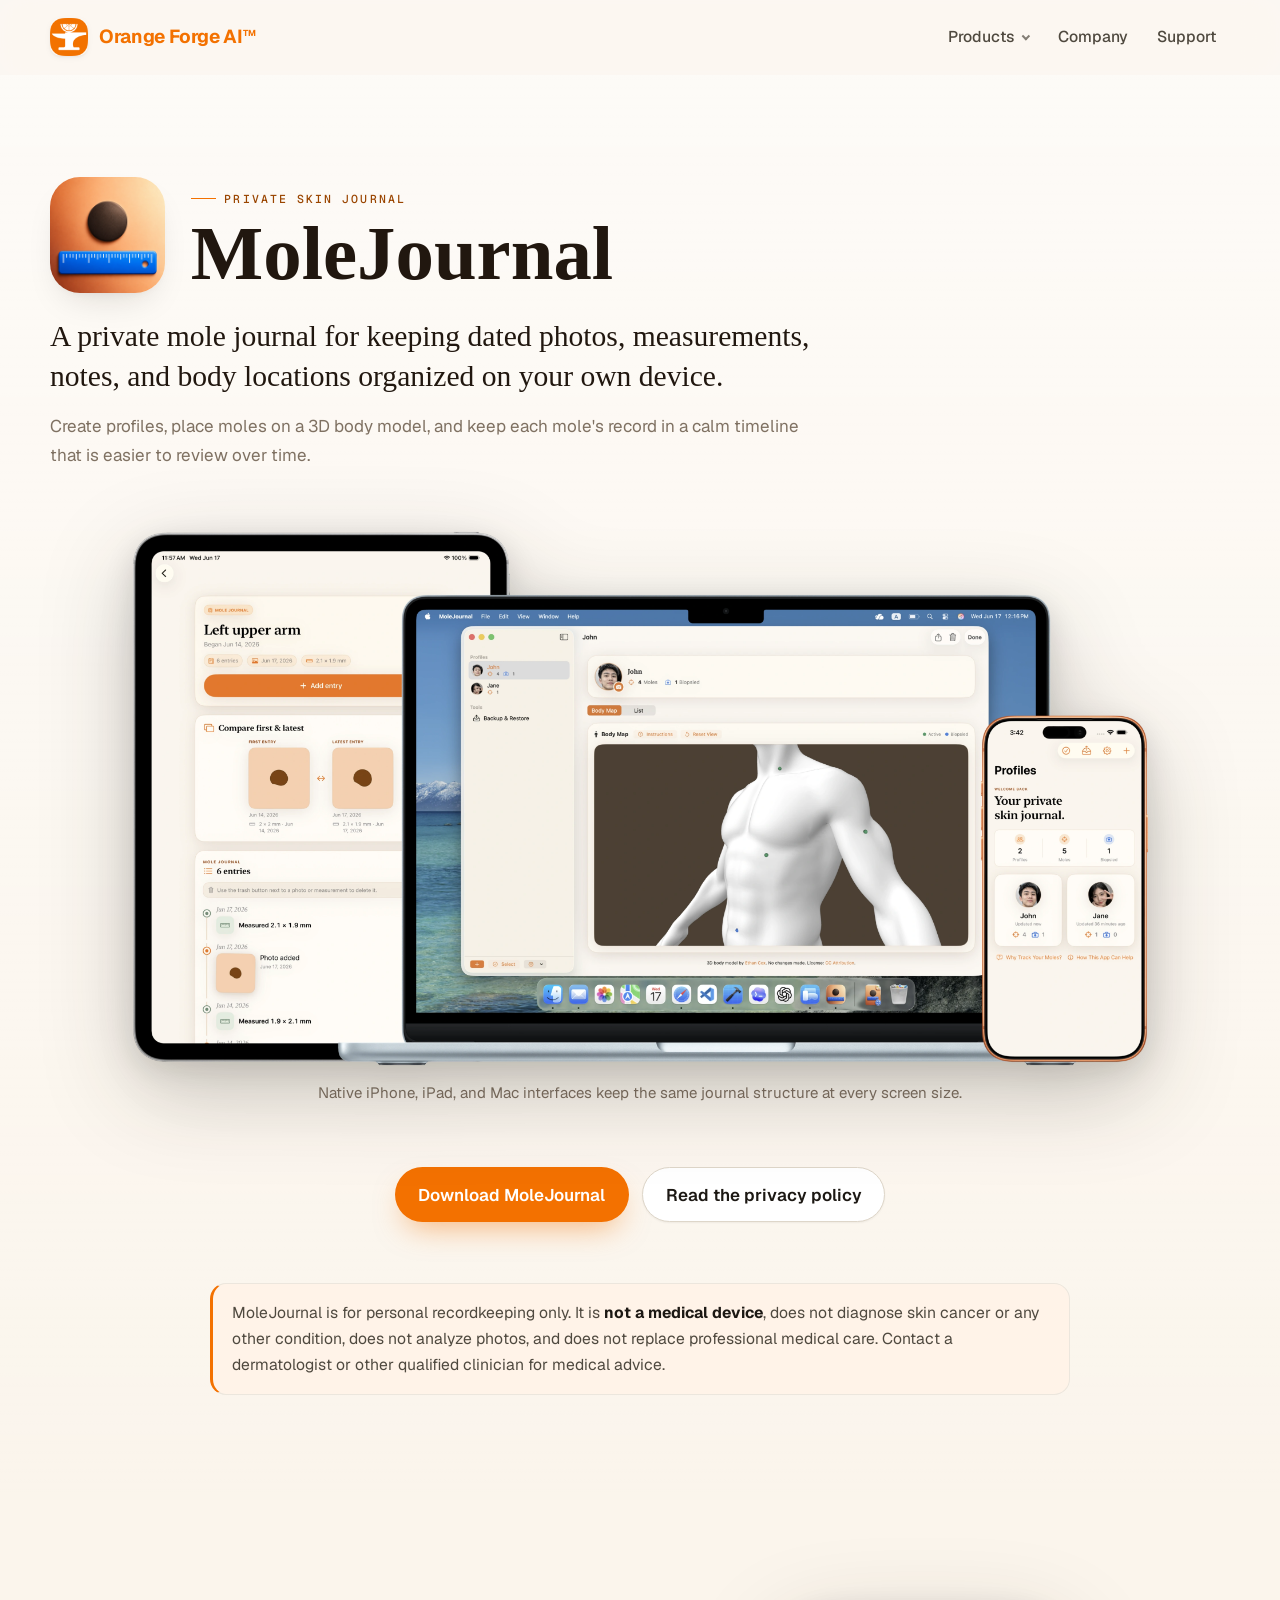
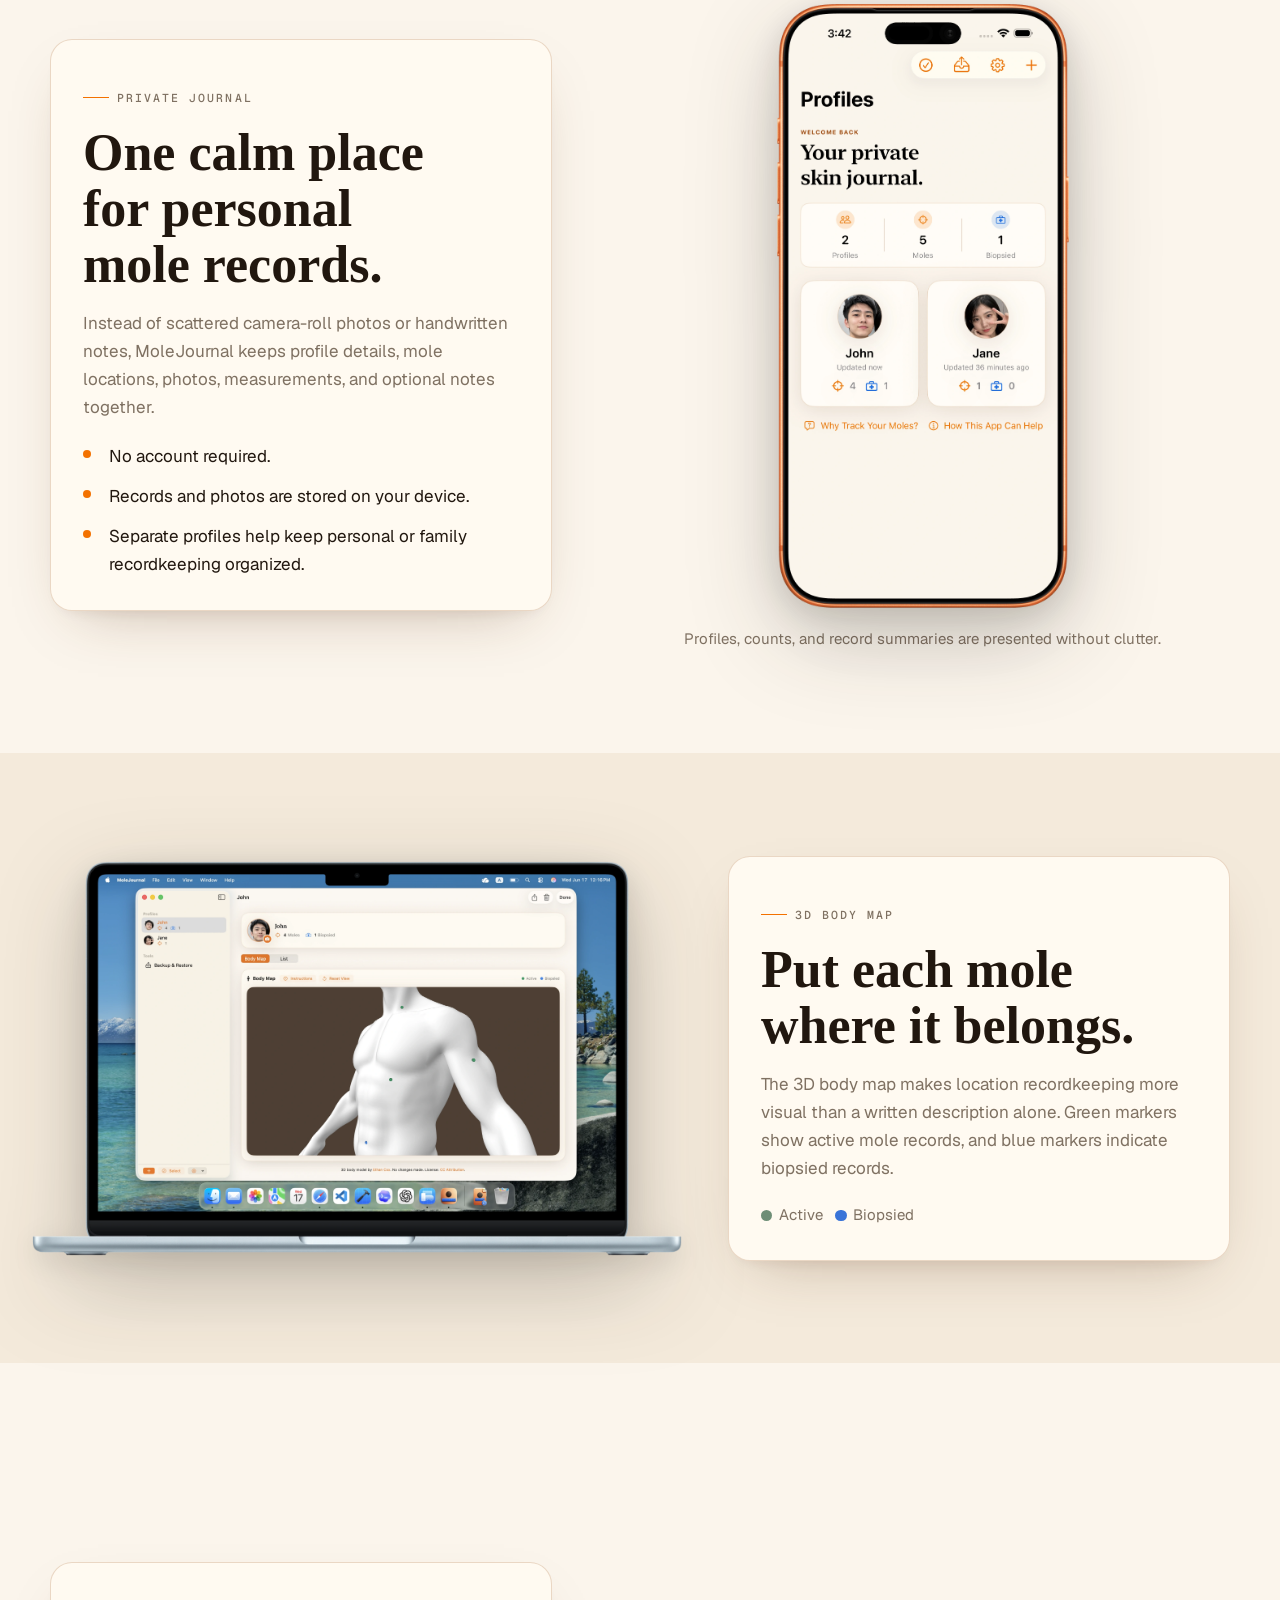
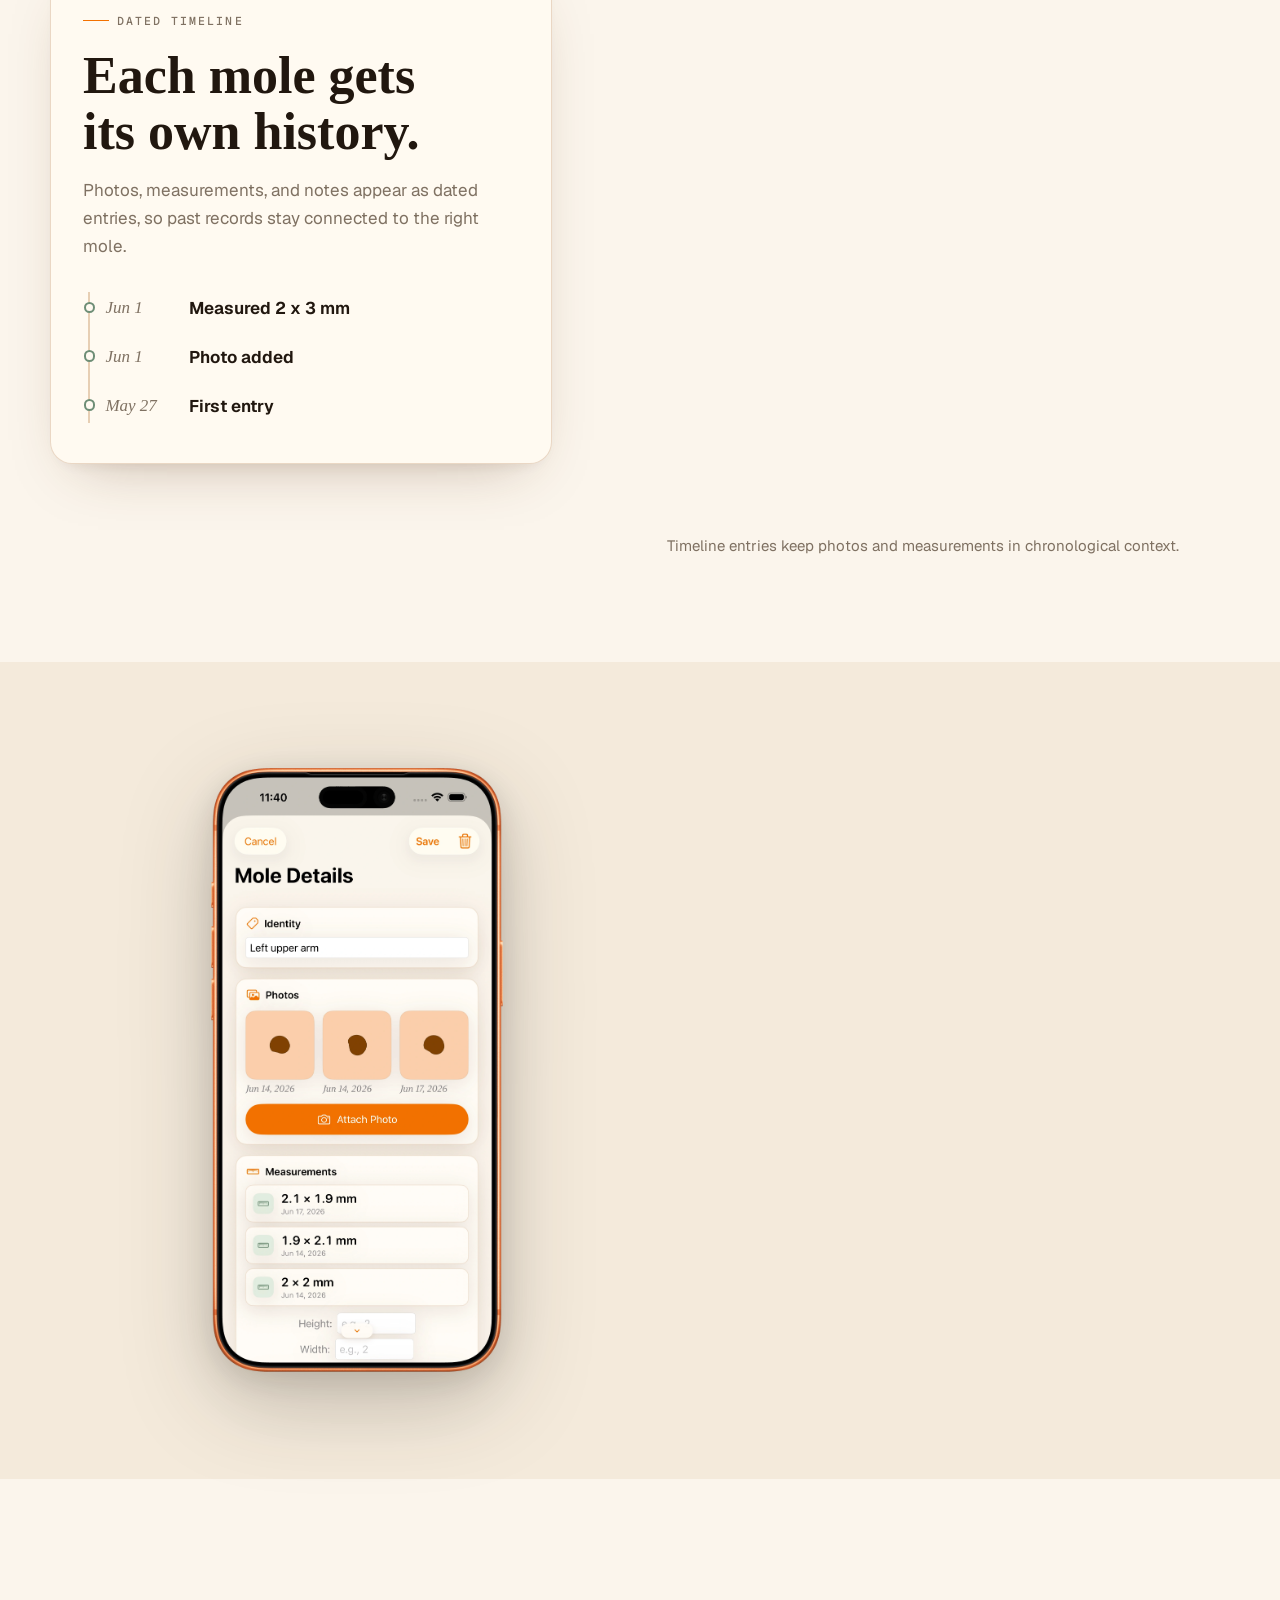
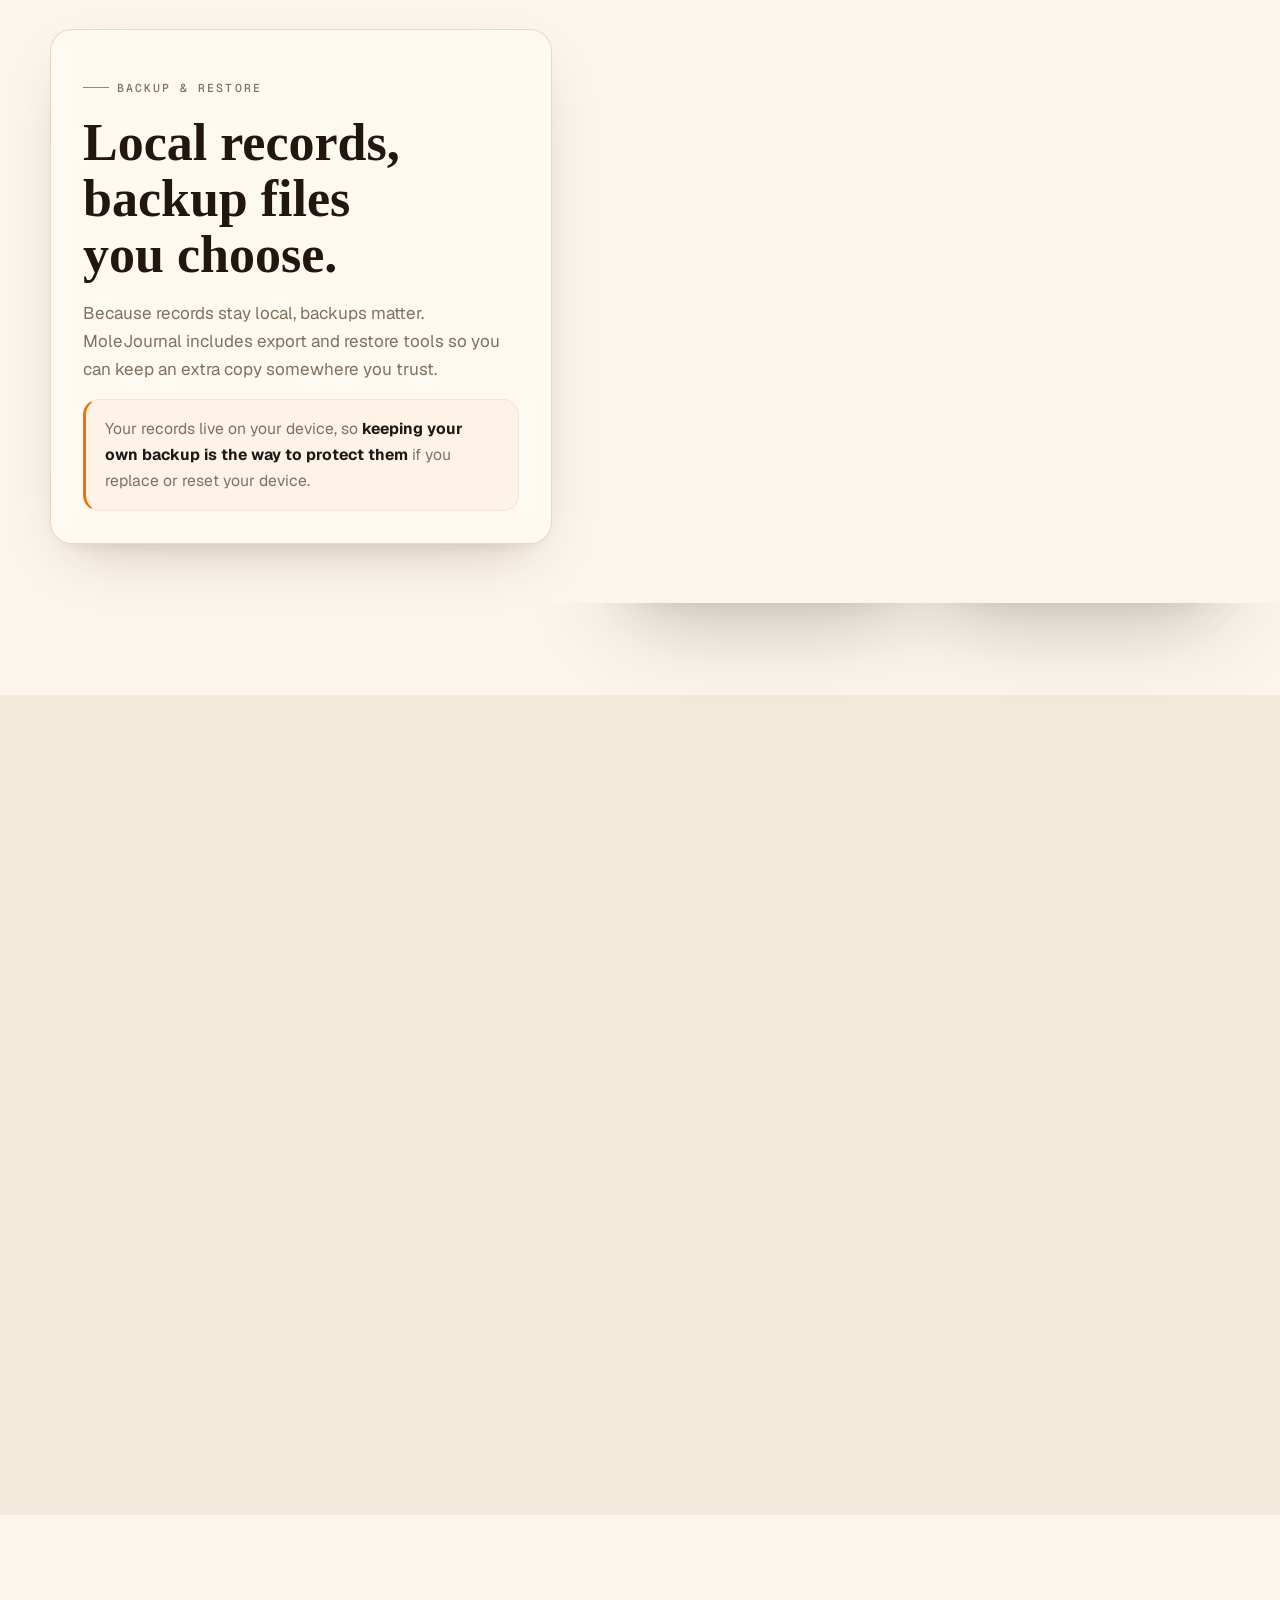
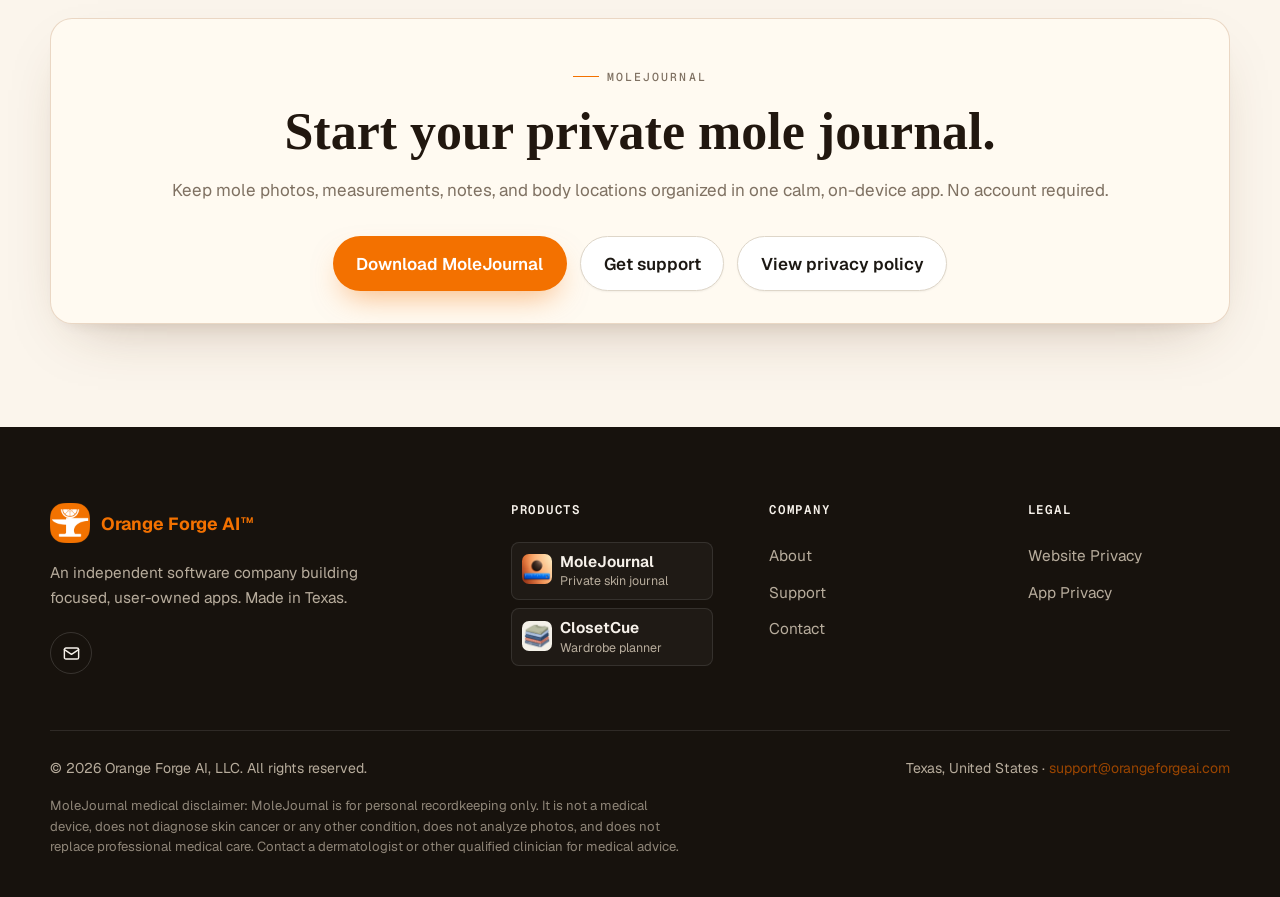
<file: molejournal.html>
<!doctype html>
<html lang="en">
<head>
    <meta charset="utf-8">
    <meta name="viewport" content="width=device-width, initial-scale=1">
    <meta name="description" content="MoleJournal is a private, on-device journal for your skin records &mdash; keep dated photos, measurements, notes, and 3D body locations organized on your own device. No accounts, no cloud.">
    <meta name="theme-color" content="#f37100">
    <title>MoleJournal &mdash; A private journal for your skin records | Orange Forge AI</title>

    <link rel="icon" type="image/png" sizes="256x256" href="assets/brand/logo.png">
    <link rel="apple-touch-icon" href="assets/brand/logo.png">

    <!-- Open Graph / social -->
    <meta property="og:type" content="website">
    <meta property="og:url" content="https://orangeforgeai.com/molejournal.html">
    <meta property="og:title" content="MoleJournal &mdash; A private journal for your skin records">
    <meta property="og:description" content="Keep dated photos, measurements, notes, and 3D body locations for every mole &mdash; all on your own device. No accounts, no cloud.">
    <meta property="og:image" content="https://orangeforgeai.com/assets/icons/MoleJournal%20icon.webp">
    <meta name="twitter:card" content="summary">

    <!-- Preload the self-hosted variable fonts to avoid a flash of fallback text -->
    <link rel="preload" href="assets/fonts/geist-latin.woff2" as="font" type="font/woff2" crossorigin>
    <link rel="preload" href="assets/fonts/geist-mono-latin.woff2" as="font" type="font/woff2" crossorigin>
    <link rel="stylesheet" href="style.css">

    <!-- Mark JS as available so reveal-on-scroll never hides content without it -->
    <script>document.documentElement.classList.add("js");</script>
</head>
<body class="product-page product-page--molejournal">
    <a class="skip-link" href="#main">Skip to content</a>

    <header class="site-header">
        <nav class="navbar" aria-label="Primary navigation">
            <a class="brand-link" href="index.html#home" aria-label="Orange Forge AI home">
                <img class="brand-mark" src="assets/brand/logo.png" alt="" width="38" height="38">
                <span class="brand-text">Orange Forge AI<sup>TM</sup></span>
            </a>

            <button class="menu-toggle" type="button" aria-expanded="false" aria-controls="primary-menu">
                <span class="menu-toggle-line"></span>
                <span class="menu-toggle-line"></span>
                <span class="menu-toggle-line"></span>
                <span class="screen-reader-text">Toggle menu</span>
            </button>

            <ul class="nav-menu" id="primary-menu">
                <li class="nav-item has-dropdown">
                    <button class="nav-link dropdown-toggle" type="button" aria-expanded="false" aria-controls="products-dropdown">
                        Products
                    </button>
                    <div class="dropdown-panel" id="products-dropdown">
                        <a class="dropdown-product" href="molejournal.html" aria-current="page">
                            <span>MoleJournal</span>
                            <small>A private journal for your skin records</small>
                        </a>
                        <a class="dropdown-product" href="closetcue.html">
                            <span>ClosetCue</span>
                            <small>Outfit planning from your real closet</small>
                        </a>
                    </div>
                </li>
                <li class="nav-item"><a class="nav-link" href="index.html#philosophy">Company</a></li>
                <li class="nav-item"><a class="nav-link" href="support.html">Support</a></li>
            </ul>
        </nav>
    </header>

    <main id="main">
        <!-- ============ PRODUCT HERO ============ -->
        <section class="mj-hero" aria-labelledby="app-title">
            <div class="container mj-hero__grid">
                <div class="mj-hero__copy">
                    <div class="app-lockup app-lockup--journal">
                        <picture>
                            <source type="image/webp" srcset="assets/icons/MoleJournal%20icon.webp">
                            <img src="assets/icons/MoleJournal%20icon.webp" alt="" width="132" height="132">
                        </picture>
                        <div class="app-lockup__copy">
                            <p class="eyebrow">Private skin journal</p>
                            <h1 class="mj-title" id="app-title">MoleJournal</h1>
                        </div>
                    </div>
                    <p class="mj-lead">
                        A private mole journal for keeping dated photos, measurements, notes, and body locations organized on your own device.
                    </p>
                    <p class="mj-muted">
                        Create profiles, place moles on a 3D body model, and keep each mole's record in a calm timeline that is easier to review over time.
                    </p>
                </div>

                <figure class="mj-hero__devices">
                    <img src="assets/screenshots/molejournal/all_devices.webp" width="3566" height="1879"
                        alt="MoleJournal displayed on MacBook Pro, iPad Pro, and iPhone" fetchpriority="high" decoding="async">
                    <figcaption>Native iPhone, iPad, and Mac interfaces keep the same journal structure at every screen size.</figcaption>
                </figure>

                <div class="button-row mj-hero__actions">
                    <a class="button button-primary" href="https://apps.apple.com/us/app/molejournal/id6771623193" target="_blank" rel="noopener">Download MoleJournal</a>
                    <a class="button button-secondary" href="app-privacy.html#molejournal">Read the privacy policy</a>
                </div>

                <p class="notice mj-notice">
                    MoleJournal is for personal recordkeeping only. It is <strong>not a medical device</strong>, does not diagnose skin cancer or any other condition, does not analyze photos, and does not replace professional medical care. Contact a dermatologist or other qualified clinician for medical advice.
                </p>
            </div>
        </section>

        <!-- ============ PRIVATE JOURNAL ============ -->
        <section class="mj-section" aria-labelledby="private-title">
            <div class="container mj-feature-grid">
                <div class="mj-copy-panel" data-reveal>
                    <p class="eyebrow">Private journal</p>
                    <h2 id="private-title">One calm place for personal mole records.</h2>
                    <p>
                        Instead of scattered camera-roll photos or handwritten notes, MoleJournal keeps profile details, mole locations, photos, measurements, and optional notes together.
                    </p>
                    <ul class="mj-checklist" aria-label="MoleJournal private recordkeeping features">
                        <li>No account required.</li>
                        <li>Records and photos are stored on your device.</li>
                        <li>Separate profiles help keep personal or family recordkeeping organized.</li>
                    </ul>
                </div>
                <figure class="mj-phone-card" data-reveal style="--reveal-delay:90ms">
                    <img src="assets/screenshots/molejournal/iphone_profile_framed.webp" width="1470" height="3000"
                        alt="MoleJournal profile dashboard on iPhone" loading="lazy" decoding="async">
                    <figcaption>Profiles, counts, and record summaries are presented without clutter.</figcaption>
                </figure>
            </div>
        </section>

        <!-- ============ BODY MAP ============ -->
        <section class="mj-section mj-section--wash" aria-labelledby="body-map-title">
            <div class="container mj-map-layout">
                <figure class="mj-map-figure" data-reveal>
                    <img src="assets/screenshots/molejournal/mac_model_framed.webp" width="3212" height="1951"
                        alt="MoleJournal 3D body map on Mac" loading="lazy" decoding="async">
                </figure>
                <div class="mj-copy-panel" data-reveal style="--reveal-delay:90ms">
                    <p class="eyebrow">3D body map</p>
                    <h2 id="body-map-title">Put each mole where it belongs.</h2>
                    <p>
                        The 3D body map makes location recordkeeping more visual than a written description alone. Green markers show active mole records, and blue markers indicate biopsied records.
                    </p>
                    <div class="mj-legend" aria-label="MoleJournal body map marker legend">
                        <span><i class="mj-dot mj-dot--active"></i>Active</span>
                        <span><i class="mj-dot mj-dot--biopsied"></i>Biopsied</span>
                    </div>
                </div>
            </div>
        </section>

        <!-- ============ TIMELINE ============ -->
        <section class="mj-section" aria-labelledby="timeline-title">
            <div class="container mj-timeline-layout">
                <div class="mj-copy-panel" data-reveal>
                    <p class="eyebrow">Dated timeline</p>
                    <h2 id="timeline-title">Each mole gets its own history.</h2>
                    <p>
                        Photos, measurements, and notes appear as dated entries, so past records stay connected to the right mole.
                    </p>
                    <div class="mj-timeline-sample" aria-label="Example MoleJournal timeline entries">
                        <div><time>Jun 1</time><span>Measured 2 x 3 mm</span></div>
                        <div><time>Jun 1</time><span>Photo added</span></div>
                        <div><time>May 27</time><span>First entry</span></div>
                    </div>
                </div>
                <figure class="mj-ipad-card" data-reveal style="--reveal-delay:90ms">
                    <img src="assets/screenshots/molejournal/ipad_timeline_framed.webp" width="1881" height="2640"
                        alt="MoleJournal mole timeline on iPad" loading="lazy" decoding="async">
                    <figcaption>Timeline entries keep photos and measurements in chronological context.</figcaption>
                </figure>
            </div>
        </section>

        <!-- ============ ADD ENTRY ============ -->
        <section class="mj-section mj-section--wash" aria-labelledby="entry-title">
            <div class="container mj-entry-layout">
                <figure class="mj-phone-card" data-reveal>
                    <img src="assets/screenshots/molejournal/iphone_edit_framed.webp" width="1470" height="3000"
                        alt="MoleJournal mole details editor on iPhone" loading="lazy" decoding="async">
                </figure>
                <div class="mj-copy-panel" data-reveal style="--reveal-delay:90ms">
                    <p class="eyebrow">Add an entry</p>
                    <h2 id="entry-title">Photos, measurements, and notes stay together.</h2>
                    <p>
                        Add dated photos, record height and width, and keep optional notes or biopsy details in one structured record.
                    </p>
                    <ul class="mj-checklist" aria-label="MoleJournal entry fields">
                        <li>Photo attachments with dates.</li>
                        <li>Measurements in one consistent place.</li>
                        <li>Optional notes and biopsy details.</li>
                    </ul>
                </div>
            </div>
        </section>

        <!-- ============ BACKUPS ============ -->
        <section class="mj-section" aria-labelledby="backup-title">
            <div class="container mj-backup-layout">
                <div class="mj-copy-panel" data-reveal>
                    <p class="eyebrow">Backup &amp; restore</p>
                    <h2 id="backup-title">Local records, backup files you choose.</h2>
                    <p>
                        Because records stay local, backups matter. MoleJournal includes export and restore tools so you can keep an extra copy somewhere you trust.
                    </p>
                    <p class="notice mj-notice">
                        Your records live on your device, so <strong>keeping your own backup is the way to protect them</strong> if you replace or reset your device.
                    </p>
                </div>
                <figure class="mj-backup-phone" data-reveal style="--reveal-delay:90ms">
                    <img src="assets/screenshots/molejournal/iphone_backup.webp" width="2495" height="2493"
                        alt="MoleJournal backup and restore screen on iPhone" loading="lazy" decoding="async">
                </figure>
            </div>
        </section>

        <!-- ============ FAQ ============ -->
        <section class="mj-section mj-section--wash" aria-labelledby="faq-title">
            <div class="container">
                <div class="mj-section-head" data-reveal>
                    <p class="eyebrow eyebrow--center">FAQ</p>
                    <h2 id="faq-title">Common questions</h2>
                </div>
                <div class="faq mj-faq" data-reveal>
                    <article class="faq-item">
                        <h3>Is MoleJournal a medical app?</h3>
                        <p>MoleJournal is for personal recordkeeping only. It is not a medical device and does not replace care from a dermatologist or other qualified clinician.</p>
                    </article>
                    <article class="faq-item">
                        <h3>Where are my records stored?</h3>
                        <p>Your profiles, mole records, measurements, notes, and photos are stored on your device. Orange Forge AI, LLC does not store your mole records or photos on its servers.</p>
                    </article>
                    <article class="faq-item">
                        <h3>Do I need an account?</h3>
                        <p>No. MoleJournal does not require an account or cloud profile.</p>
                    </article>
                    <article class="faq-item">
                        <h3>Can I keep a backup?</h3>
                        <p>Yes. MoleJournal lets you export a backup file that you control. You choose where to save it and whether to share it.</p>
                    </article>
                    <article class="faq-item">
                        <h3>What can I record?</h3>
                        <p>You can record mole locations, dated photos, measurements, notes, biopsy status, biopsy dates, and biopsy notes.</p>
                    </article>
                    <article class="faq-item">
                        <h3>What should I do if I am worried about a mole?</h3>
                        <p>Contact a dermatologist or other qualified clinician for medical advice.</p>
                    </article>
                </div>
            </div>
        </section>

        <!-- ============ FINAL CTA ============ -->
        <section class="mj-section" aria-labelledby="cta-title">
            <div class="container">
                <div class="mj-cta" data-reveal>
                    <p class="eyebrow eyebrow--center">MoleJournal</p>
                    <h2 id="cta-title">Start your private mole journal.</h2>
                    <p>Keep mole photos, measurements, notes, and body locations organized in one calm, on-device app. No account required.</p>
                    <div class="button-row">
                        <a class="button button-primary" href="https://apps.apple.com/us/app/molejournal/id6771623193" target="_blank" rel="noopener">Download MoleJournal</a>
                        <a class="button button-secondary" href="support.html">Get support</a>
                        <a class="button button-secondary" href="app-privacy.html#molejournal">View privacy policy</a>
                    </div>
                </div>
            </div>
        </section>
    </main>

    <!-- ============ FOOTER ============ -->
    <footer class="footer" aria-labelledby="footer-heading">
        <h2 id="footer-heading" class="screen-reader-text">Site footer</h2>
        <div class="container">
            <div class="footer__grid">
                <div class="footer__brand">
                    <a class="footer__logo" href="index.html#home" aria-label="Orange Forge AI home">
                        <img src="assets/brand/logo.png" alt="" width="40" height="40">
                        <span>Orange Forge AI<sup>TM</sup></span>
                    </a>
                    <p>An independent software company building focused, user-owned apps. Made in Texas.</p>
                    <div class="footer__social">
                        <a href="mailto:support@orangeforgeai.com" aria-label="Email Orange Forge AI">
                            <svg viewBox="0 0 24 24" fill="none" stroke="currentColor" stroke-width="1.8" stroke-linecap="round" stroke-linejoin="round" aria-hidden="true"><rect x="3" y="5" width="18" height="14" rx="2"/><path d="m3 7 9 6 9-6"/></svg>
                        </a>
                    </div>
                </div>

                <nav class="footer__col footer__products" aria-label="Products">
                    <h3>Products</h3>
                    <a class="footer-product footer-product--molejournal" href="molejournal.html" aria-current="page">
                        <span>MoleJournal</span>
                        <small>Private skin journal</small>
                    </a>
                    <a class="footer-product footer-product--closetcue" href="closetcue.html">
                        <span>ClosetCue</span>
                        <small>Wardrobe planner</small>
                    </a>
                </nav>

                <nav class="footer__col" aria-label="Company">
                    <h3>Company</h3>
                    <a href="index.html#philosophy">About</a>
                    <a href="support.html">Support</a>
                    <a href="mailto:support@orangeforgeai.com">Contact</a>
                </nav>

                <nav class="footer__col" aria-label="Legal">
                    <h3>Legal</h3>
                    <a href="privacy.html">Website Privacy</a>
                    <a href="app-privacy.html">App Privacy</a>
                </nav>
            </div>

            <div class="footer__bottom">
                <p>&copy; 2026 Orange Forge AI, LLC. All rights reserved.</p>
                <p>Texas, United States &middot; <a href="mailto:support@orangeforgeai.com">support@orangeforgeai.com</a></p>
            </div>
            <p class="footer__disclaimer">
                MoleJournal medical disclaimer: MoleJournal is for personal recordkeeping only. It is not a medical device, does not diagnose skin cancer or any other condition, does not analyze photos, and does not replace professional medical care. Contact a dermatologist or other qualified clinician for medical advice.
            </p>
        </div>
    </footer>

    <script src="script.js"></script>
</body>
</html>
</file>
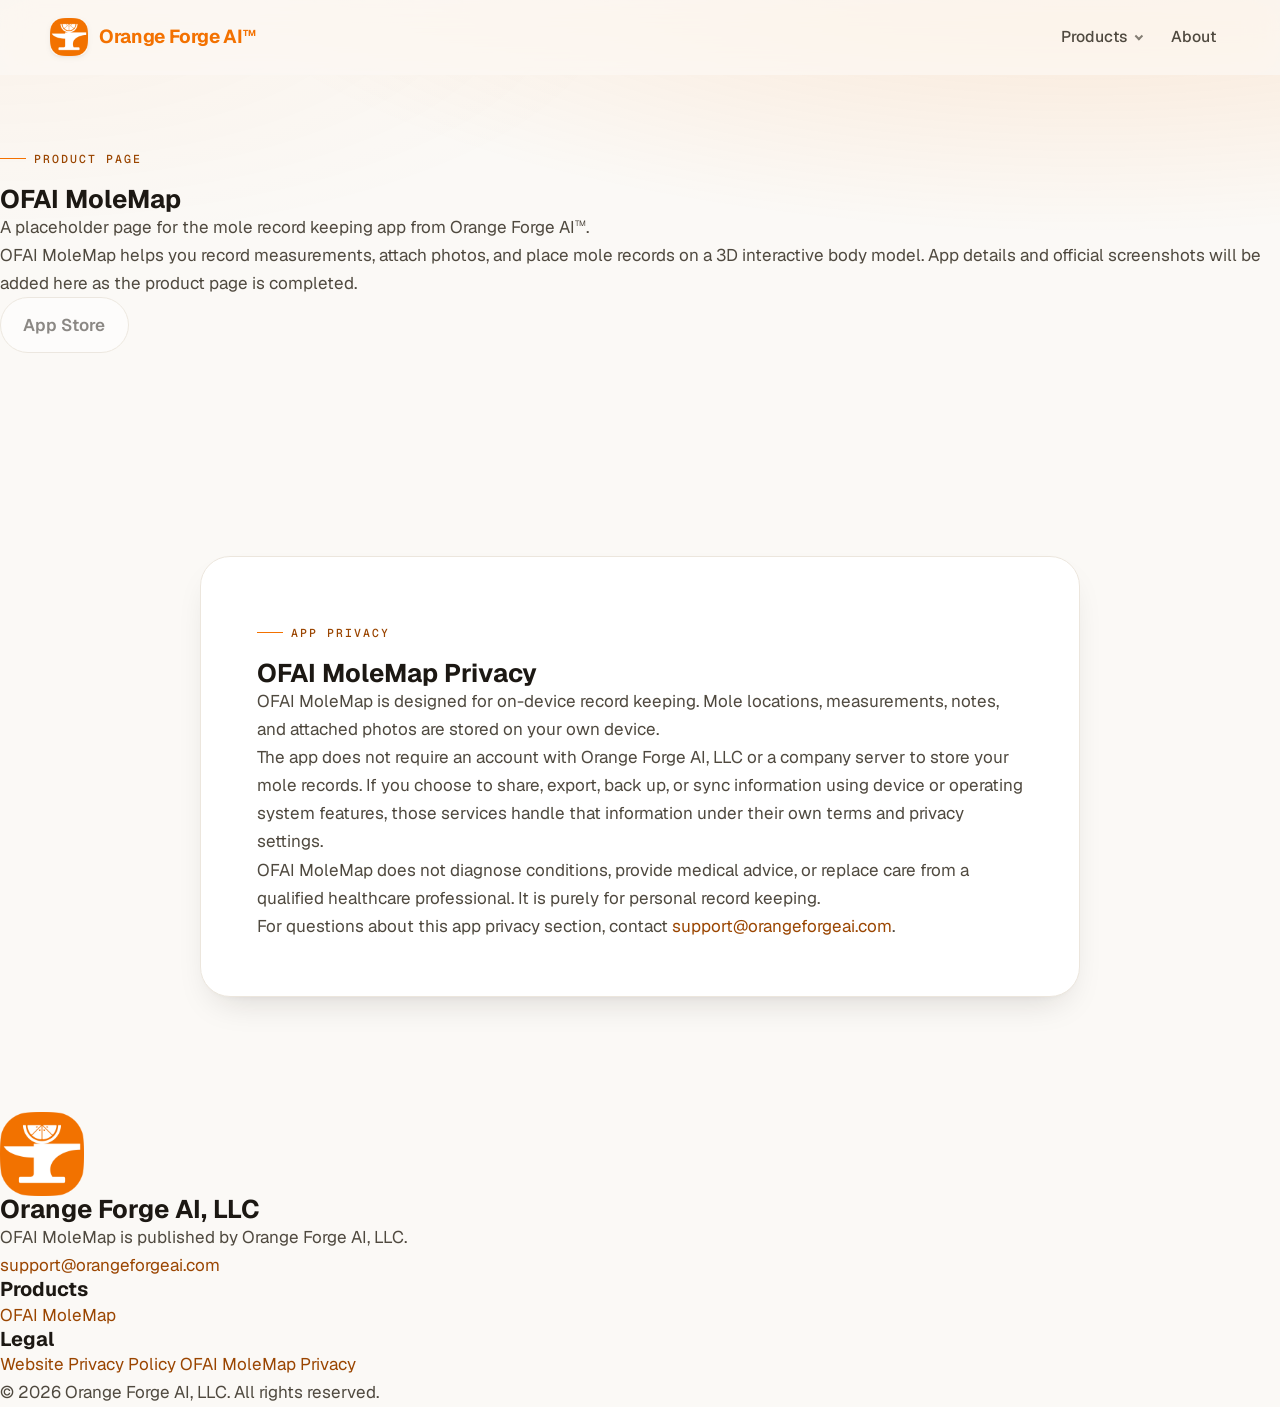
<file: molemap.html>
<!doctype html>
<html lang="en">
<head>
    <meta charset="utf-8">
    <meta name="viewport" content="width=device-width, initial-scale=1">
    <meta name="description" content="OFAI MoleMap is a mole record keeping app from Orange Forge AI.">
    <meta name="theme-color" content="#f37100">
    <title>OFAI MoleMap | Orange Forge AI</title>
    <link rel="icon" type="image/png" href="assets/brand/logo.png">
    <link rel="apple-touch-icon" href="assets/brand/logo.png">
    <link rel="stylesheet" href="style.css">
</head>
<body>
    <a class="skip-link" href="#main">Skip to content</a>

    <header class="site-header">
        <nav class="navbar" aria-label="Primary navigation">
            <a class="brand-link" href="index.html#home" aria-label="Orange Forge AI home">
                <img class="brand-mark" src="assets/brand/logo.png" alt="" width="48" height="48">
                <span class="brand-text">Orange Forge AI<sup>TM</sup></span>
            </a>

            <button class="menu-toggle" type="button" aria-expanded="false" aria-controls="primary-menu">
                <span class="menu-toggle-line"></span>
                <span class="menu-toggle-line"></span>
                <span class="menu-toggle-line"></span>
                <span class="screen-reader-text">Toggle menu</span>
            </button>

            <ul class="nav-menu" id="primary-menu">
                <li class="nav-item has-dropdown">
                    <button class="nav-link dropdown-toggle" type="button" aria-expanded="false" aria-controls="products-dropdown">
                        Products
                    </button>
                    <div class="dropdown-panel" id="products-dropdown">
                        <a class="dropdown-product" href="molemap.html" aria-current="page">
                            <span>OFAI MoleMap</span>
                            <small>Mole records on your own device</small>
                        </a>
                    </div>
                </li>
                <li class="nav-item"><a class="nav-link" href="index.html#about">About</a></li>
            </ul>
        </nav>
    </header>

    <main id="main">
        <section class="app-hero" aria-labelledby="app-title">
            <div class="app-hero-grid">
                <div class="section-copy">
                    <p class="eyebrow">Product page</p>
                    <h1 id="app-title">OFAI MoleMap</h1>
                    <p>
                        A placeholder page for the mole record keeping app from <span class="brand-inline">Orange Forge AI<sup>TM</sup></span>.
                    </p>
                    <p>
                        OFAI MoleMap helps you record measurements, attach photos, and place mole records on a 3D interactive body model. App details and official screenshots will be added here as the product page is completed.
                    </p>
                    <div class="section-actions" aria-label="OFAI MoleMap actions">
                        <button class="button button-secondary" type="button" disabled>App Store</button>
                    </div>
                </div>

                <div class="device-card laptop-card feature-device">
                    <div class="device-frame laptop-placeholder" role="img" aria-label="Placeholder image for OFAI MoleMap product page">
                        <div class="laptop-screen">
                            <div class="desktop-sidebar"></div>
                            <div class="desktop-body">
                                <span class="screen-pill"></span>
                                <div class="desktop-model"></div>
                                <div class="desktop-panels">
                                    <span></span>
                                    <span></span>
                                </div>
                            </div>
                        </div>
                        <div class="laptop-base"></div>
                    </div>
                </div>
            </div>
        </section>

        <section class="section app-privacy-section" id="app-privacy" aria-labelledby="app-privacy-title">
            <div class="policy-container app-policy-container">
                <p class="eyebrow">App privacy</p>
                <h2 id="app-privacy-title">OFAI MoleMap Privacy</h2>
                <p>
                    OFAI MoleMap is designed for on-device record keeping. Mole locations, measurements, notes, and attached photos are stored on your own device.
                </p>
                <p>
                    The app does not require an account with Orange Forge AI, LLC or a company server to store your mole records. If you choose to share, export, back up, or sync information using device or operating system features, those services handle that information under their own terms and privacy settings.
                </p>
                <p>
                    OFAI MoleMap does not diagnose conditions, provide medical advice, or replace care from a qualified healthcare professional. It is purely for personal record keeping.
                </p>
                <p>
                    For questions about this app privacy section, contact <a href="mailto:support@orangeforgeai.com">support@orangeforgeai.com</a>.
                </p>
            </div>
        </section>
    </main>

    <footer class="directory-section compact-directory" id="about">
        <div class="directory-grid">
            <div class="directory-company">
                <img class="directory-logo" src="assets/brand/logo.png" alt="" width="84" height="84">
                <h2>Orange Forge AI, LLC</h2>
                <p>OFAI MoleMap is published by Orange Forge AI, LLC.</p>
                <p><a href="mailto:support@orangeforgeai.com">support@orangeforgeai.com</a></p>
            </div>

            <nav class="directory-column" aria-label="Products">
                <h3>Products</h3>
                <a href="molemap.html" aria-current="page">OFAI MoleMap</a>
            </nav>

            <nav class="directory-column" aria-label="Legal">
                <h3>Legal</h3>
                <a href="privacy.html">Website Privacy Policy</a>
                <a href="#app-privacy">OFAI MoleMap Privacy</a>
            </nav>

            <p class="directory-copyright">&copy; 2026 Orange Forge AI, LLC. All rights reserved.</p>
        </div>
    </footer>

    <script src="script.js"></script>
</body>
</html>
</file>
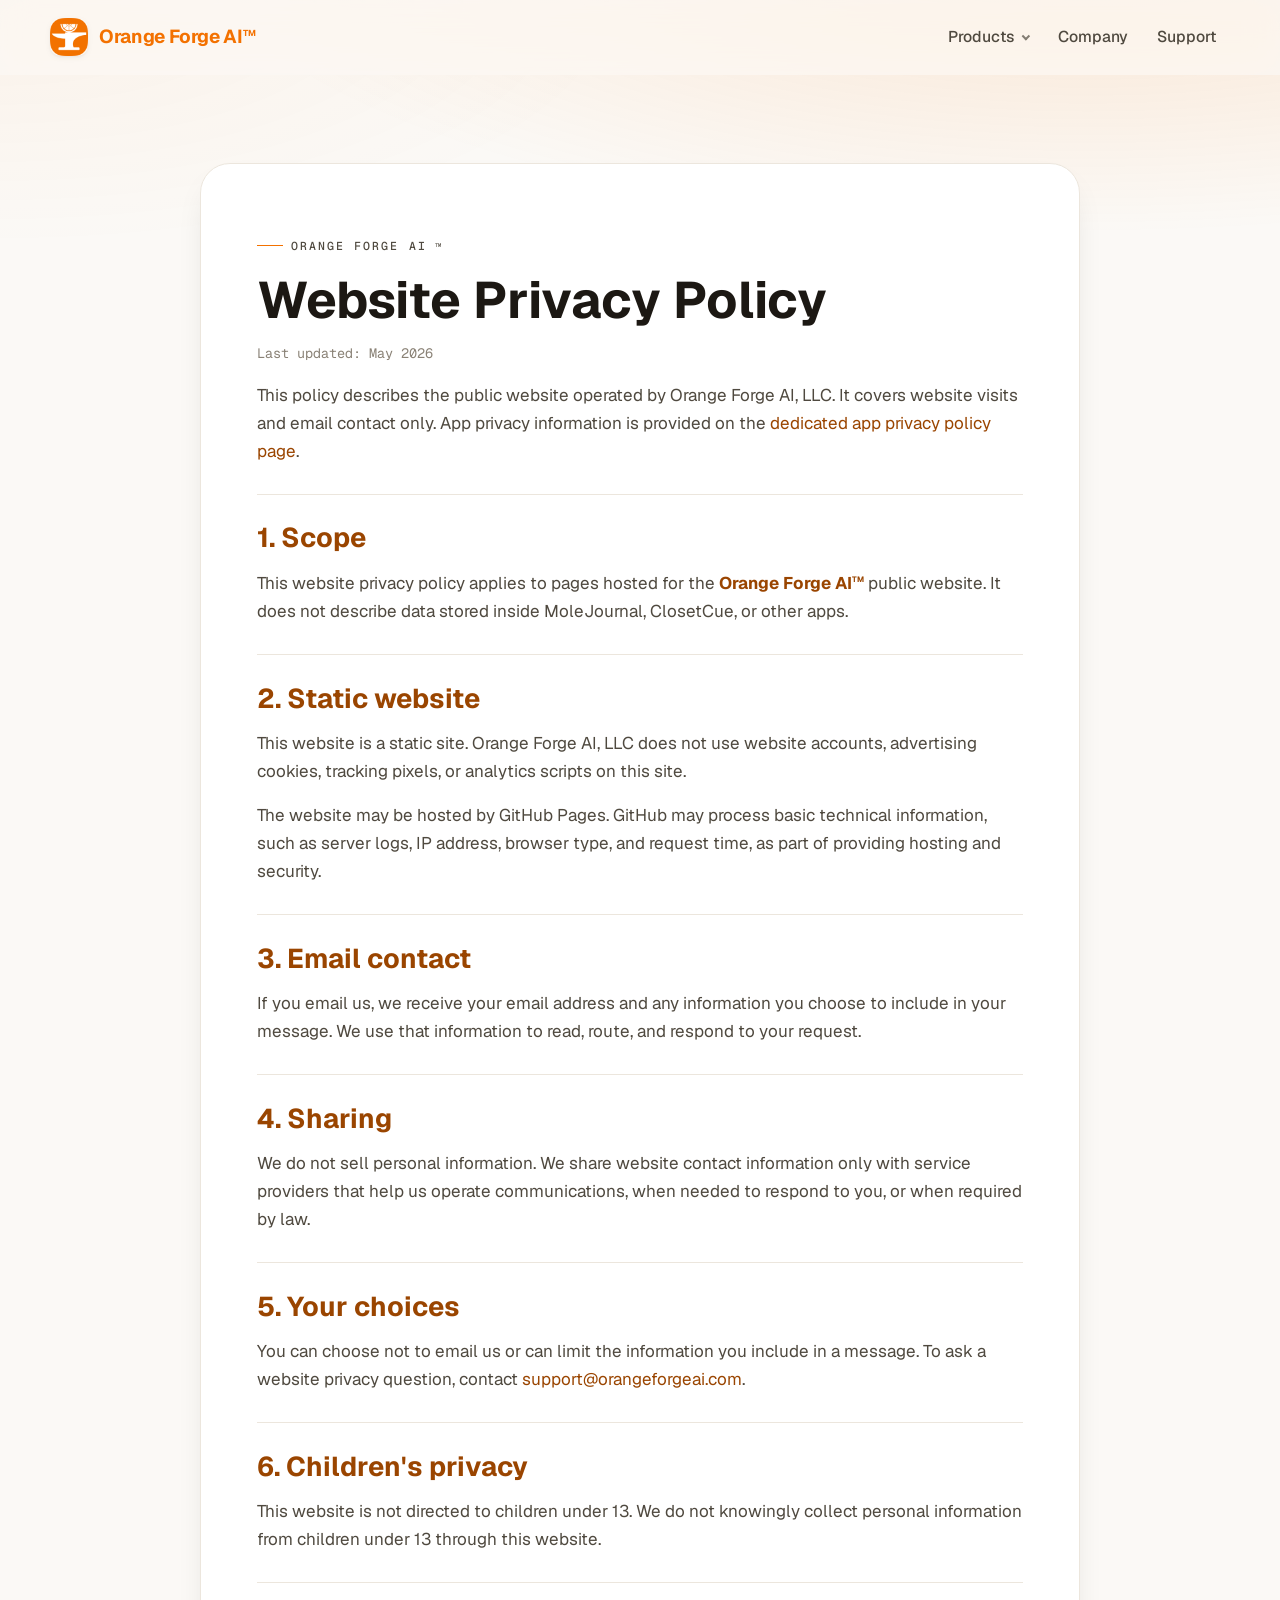
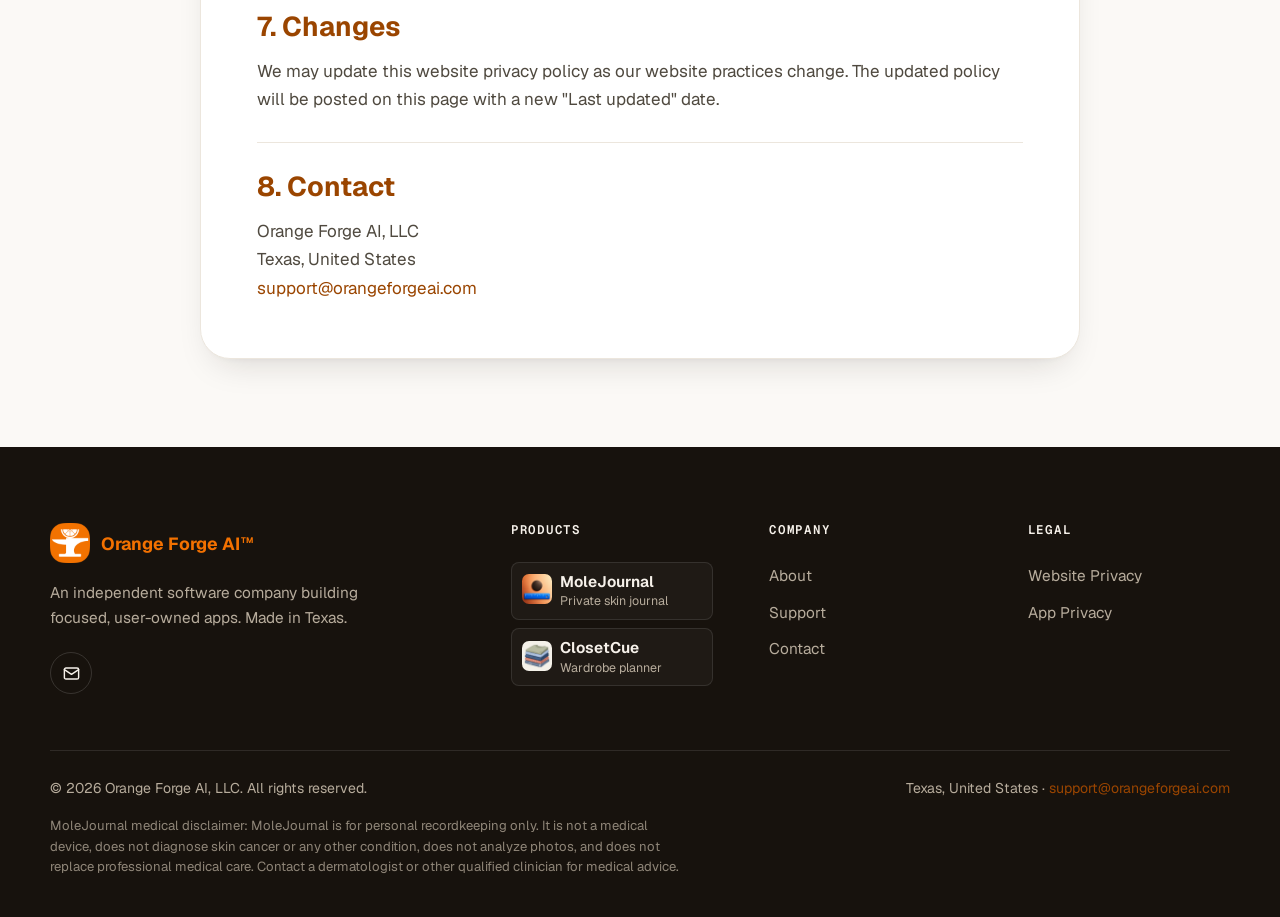
<file: privacy.html>
<!doctype html>
<html lang="en">
<head>
    <meta charset="utf-8">
    <meta name="viewport" content="width=device-width, initial-scale=1">
    <meta name="description" content="Website Privacy Policy for Orange Forge AI, LLC — covering website visits and email contact for the public Orange Forge AI site.">
    <meta name="theme-color" content="#f37100">
    <title>Website Privacy Policy — Orange Forge AI</title>

    <link rel="icon" type="image/png" sizes="256x256" href="assets/brand/logo.png">
    <link rel="apple-touch-icon" href="assets/brand/logo.png">

    <!-- Open Graph / social -->
    <meta property="og:type" content="website">
    <meta property="og:url" content="https://orangeforgeai.com/privacy.html">
    <meta property="og:title" content="Website Privacy Policy — Orange Forge AI">
    <meta property="og:description" content="The website privacy policy for Orange Forge AI, LLC, covering website visits and email contact on the public site.">
    <meta property="og:image" content="https://orangeforgeai.com/assets/brand/logo.png">
    <meta name="twitter:card" content="summary">

    <!-- Preload the self-hosted variable fonts to avoid a flash of fallback text -->
    <link rel="preload" href="assets/fonts/geist-latin.woff2" as="font" type="font/woff2" crossorigin>
    <link rel="preload" href="assets/fonts/geist-mono-latin.woff2" as="font" type="font/woff2" crossorigin>
    <link rel="stylesheet" href="style.css">

    <!-- Mark JS as available so reveal-on-scroll never hides content without it -->
    <script>document.documentElement.classList.add("js");</script>
</head>
<body>
    <a class="skip-link" href="#main">Skip to content</a>

    <header class="site-header">
        <nav class="navbar" aria-label="Primary navigation">
            <a class="brand-link" href="index.html#home" aria-label="Orange Forge AI home">
                <img class="brand-mark" src="assets/brand/logo.png" alt="" width="38" height="38">
                <span class="brand-text">Orange Forge AI<sup>TM</sup></span>
            </a>

            <button class="menu-toggle" type="button" aria-expanded="false" aria-controls="primary-menu">
                <span class="menu-toggle-line"></span>
                <span class="menu-toggle-line"></span>
                <span class="menu-toggle-line"></span>
                <span class="screen-reader-text">Toggle menu</span>
            </button>

            <ul class="nav-menu" id="primary-menu">
                <li class="nav-item has-dropdown">
                    <button class="nav-link dropdown-toggle" type="button" aria-expanded="false" aria-controls="products-dropdown">
                        Products
                    </button>
                    <div class="dropdown-panel" id="products-dropdown">
                        <a class="dropdown-product" href="molejournal.html">
                            <span>MoleJournal</span>
                            <small>A private journal for your skin records</small>
                        </a>
                        <a class="dropdown-product" href="closetcue.html">
                            <span>ClosetCue</span>
                            <small>Outfit planning from your real closet</small>
                        </a>
                    </div>
                </li>
                <li class="nav-item"><a class="nav-link" href="index.html#philosophy">Company</a></li>
                <li class="nav-item"><a class="nav-link" href="support.html">Support</a></li>
            </ul>
        </nav>
    </header>

    <main class="policy-main" id="main">
        <article class="policy-container">
            <header class="policy-header">
                <p class="eyebrow">Orange Forge AI<sup>TM</sup></p>
                <h1>Website Privacy Policy</h1>
                <p class="last-updated">Last updated: May 2026</p>
                <p>
                    This policy describes the public website operated by Orange Forge AI, LLC. It covers website visits and email contact only. App privacy information is provided on the <a href="app-privacy.html">dedicated app privacy policy page</a>.
                </p>
            </header>

            <section class="policy-section" aria-labelledby="scope-heading">
                <h2 id="scope-heading">1. Scope</h2>
                <p>
                    This website privacy policy applies to pages hosted for the <span class="brand-name">Orange Forge AI<sup>TM</sup></span> public website. It does not describe data stored inside MoleJournal, ClosetCue, or other apps.
                </p>
            </section>

            <section class="policy-section" aria-labelledby="static-heading">
                <h2 id="static-heading">2. Static website</h2>
                <p>
                    This website is a static site. Orange Forge AI, LLC does not use website accounts, advertising cookies, tracking pixels, or analytics scripts on this site.
                </p>
                <p>
                    The website may be hosted by GitHub Pages. GitHub may process basic technical information, such as server logs, IP address, browser type, and request time, as part of providing hosting and security.
                </p>
            </section>

            <section class="policy-section" aria-labelledby="email-heading">
                <h2 id="email-heading">3. Email contact</h2>
                <p>
                    If you email us, we receive your email address and any information you choose to include in your message. We use that information to read, route, and respond to your request.
                </p>
            </section>

            <section class="policy-section" aria-labelledby="sharing-heading">
                <h2 id="sharing-heading">4. Sharing</h2>
                <p>
                    We do not sell personal information. We share website contact information only with service providers that help us operate communications, when needed to respond to you, or when required by law.
                </p>
            </section>

            <section class="policy-section" aria-labelledby="choices-heading">
                <h2 id="choices-heading">5. Your choices</h2>
                <p>
                    You can choose not to email us or can limit the information you include in a message. To ask a website privacy question, contact <a href="mailto:support@orangeforgeai.com">support@orangeforgeai.com</a>.
                </p>
            </section>

            <section class="policy-section" aria-labelledby="children-heading">
                <h2 id="children-heading">6. Children's privacy</h2>
                <p>
                    This website is not directed to children under 13. We do not knowingly collect personal information from children under 13 through this website.
                </p>
            </section>

            <section class="policy-section" aria-labelledby="changes-heading">
                <h2 id="changes-heading">7. Changes</h2>
                <p>
                    We may update this website privacy policy as our website practices change. The updated policy will be posted on this page with a new "Last updated" date.
                </p>
            </section>

            <section class="policy-section" aria-labelledby="contact-heading">
                <h2 id="contact-heading">8. Contact</h2>
                <p>
                    Orange Forge AI, LLC<br>
                    Texas, United States<br>
                    <a href="mailto:support@orangeforgeai.com">support@orangeforgeai.com</a>
                </p>
            </section>
        </article>
    </main>

    <!-- ============ FOOTER ============ -->
    <footer class="footer" aria-labelledby="footer-heading">
        <h2 id="footer-heading" class="screen-reader-text">Site footer</h2>
        <div class="container">
            <div class="footer__grid">
                <div class="footer__brand">
                    <a class="footer__logo" href="index.html#home" aria-label="Orange Forge AI home">
                        <img src="assets/brand/logo.png" alt="" width="40" height="40">
                        <span>Orange Forge AI<sup>TM</sup></span>
                    </a>
                    <p>An independent software company building focused, user-owned apps. Made in Texas.</p>
                    <div class="footer__social">
                        <a href="mailto:support@orangeforgeai.com" aria-label="Email Orange Forge AI">
                            <svg viewBox="0 0 24 24" fill="none" stroke="currentColor" stroke-width="1.8" stroke-linecap="round" stroke-linejoin="round" aria-hidden="true"><rect x="3" y="5" width="18" height="14" rx="2"/><path d="m3 7 9 6 9-6"/></svg>
                        </a>
                    </div>
                </div>

                <nav class="footer__col footer__products" aria-label="Products">
                    <h3>Products</h3>
                    <a class="footer-product footer-product--molejournal" href="molejournal.html">
                        <span>MoleJournal</span>
                        <small>Private skin journal</small>
                    </a>
                    <a class="footer-product footer-product--closetcue" href="closetcue.html">
                        <span>ClosetCue</span>
                        <small>Wardrobe planner</small>
                    </a>
                </nav>

                <nav class="footer__col" aria-label="Company">
                    <h3>Company</h3>
                    <a href="index.html#philosophy">About</a>
                    <a href="support.html">Support</a>
                    <a href="mailto:support@orangeforgeai.com">Contact</a>
                </nav>

                <nav class="footer__col" aria-label="Legal">
                    <h3>Legal</h3>
                    <a href="privacy.html" aria-current="page">Website Privacy</a>
                    <a href="app-privacy.html">App Privacy</a>
                </nav>
            </div>

            <div class="footer__bottom">
                <p>&copy; 2026 Orange Forge AI, LLC. All rights reserved.</p>
                <p>Texas, United States &middot; <a href="mailto:support@orangeforgeai.com">support@orangeforgeai.com</a></p>
            </div>
            <p class="footer__disclaimer">
                MoleJournal medical disclaimer: MoleJournal is for personal recordkeeping only. It is not a medical device, does not diagnose skin cancer or any other condition, does not analyze photos, and does not replace professional medical care. Contact a dermatologist or other qualified clinician for medical advice.
            </p>
        </div>
    </footer>

    <script src="script.js"></script>
</body>
</html>
</file>
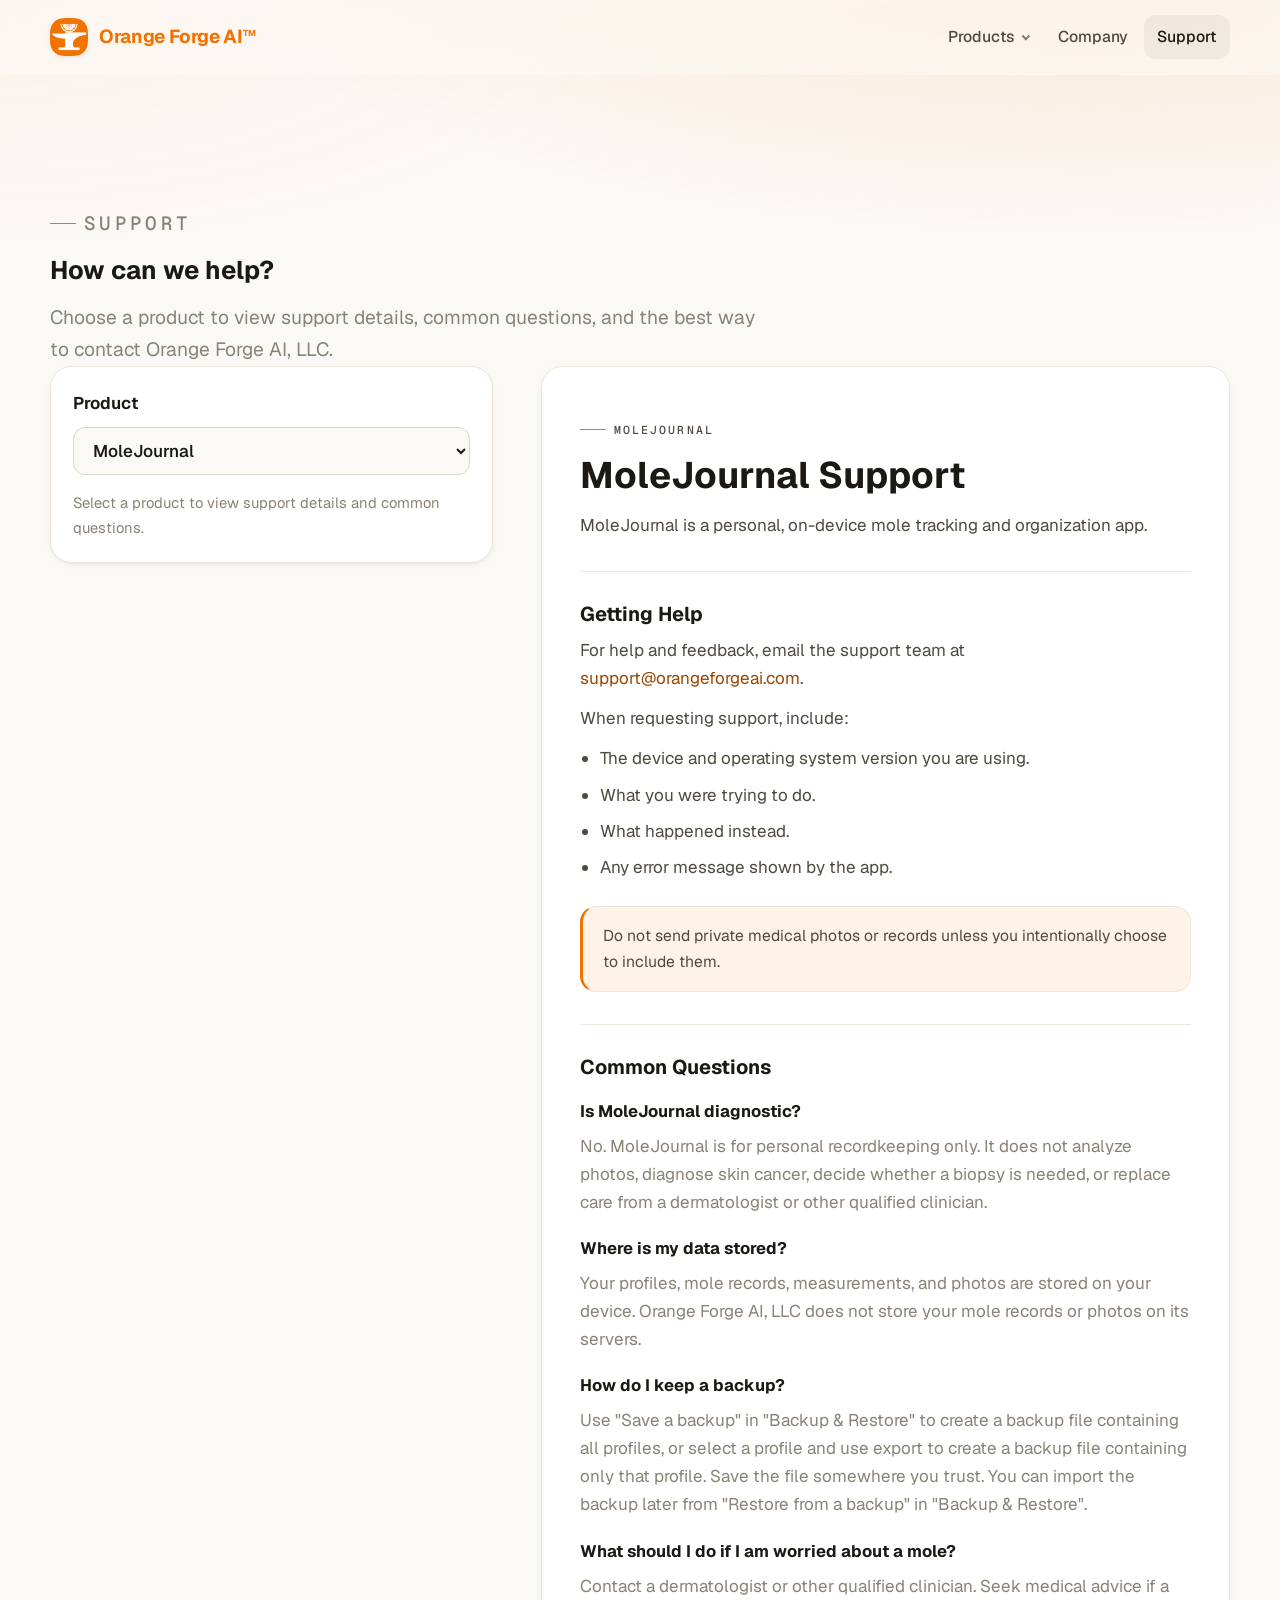
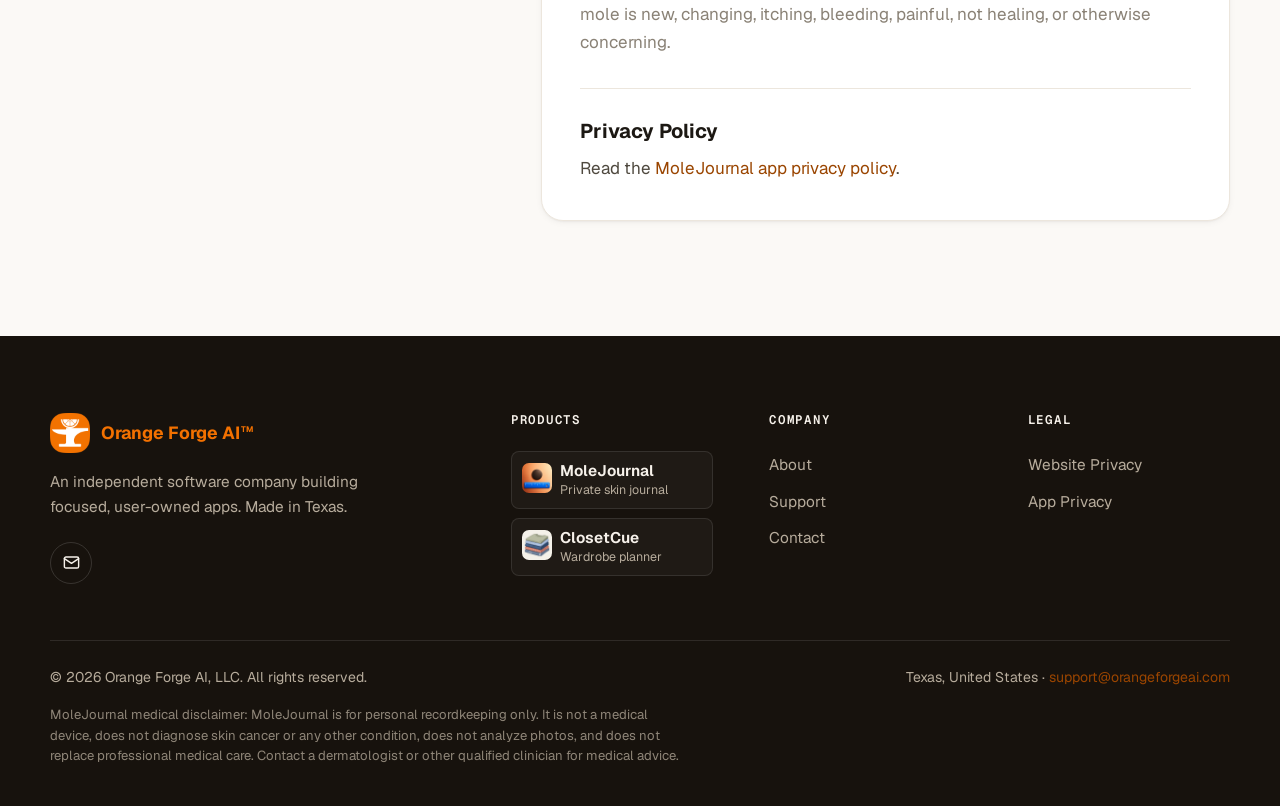
<file: support.html>
<!doctype html>
<html lang="en">
<head>
    <meta charset="utf-8">
    <meta name="viewport" content="width=device-width, initial-scale=1">
    <meta name="description" content="Support for MoleJournal, ClosetCue, and other apps from Orange Forge AI. Find help, common questions, and how to reach the team.">
    <meta name="theme-color" content="#f37100">
    <title>Support — Orange Forge AI</title>

    <link rel="icon" type="image/png" sizes="256x256" href="assets/brand/logo.png">
    <link rel="apple-touch-icon" href="assets/brand/logo.png">

    <!-- Open Graph / social -->
    <meta property="og:type" content="website">
    <meta property="og:url" content="https://orangeforgeai.com/support.html">
    <meta property="og:title" content="Support — Orange Forge AI">
    <meta property="og:description" content="Getting-started help, common questions, and how to reach the team behind MoleJournal and ClosetCue.">
    <meta property="og:image" content="https://orangeforgeai.com/assets/brand/logo.png">
    <meta name="twitter:card" content="summary">

    <!-- Preload the self-hosted variable fonts to avoid a flash of fallback text -->
    <link rel="preload" href="assets/fonts/geist-latin.woff2" as="font" type="font/woff2" crossorigin>
    <link rel="preload" href="assets/fonts/geist-mono-latin.woff2" as="font" type="font/woff2" crossorigin>
    <link rel="stylesheet" href="style.css">

    <!-- Mark JS as available so reveal-on-scroll never hides content without it -->
    <script>document.documentElement.classList.add("js");</script>
</head>
<body>
    <a class="skip-link" href="#main">Skip to content</a>

    <header class="site-header">
        <nav class="navbar" aria-label="Primary navigation">
            <a class="brand-link" href="index.html#home" aria-label="Orange Forge AI home">
                <img class="brand-mark" src="assets/brand/logo.png" alt="" width="38" height="38">
                <span class="brand-text">Orange Forge AI<sup>TM</sup></span>
            </a>

            <button class="menu-toggle" type="button" aria-expanded="false" aria-controls="primary-menu">
                <span class="menu-toggle-line"></span>
                <span class="menu-toggle-line"></span>
                <span class="menu-toggle-line"></span>
                <span class="screen-reader-text">Toggle menu</span>
            </button>

            <ul class="nav-menu" id="primary-menu">
                <li class="nav-item has-dropdown">
                    <button class="nav-link dropdown-toggle" type="button" aria-expanded="false" aria-controls="products-dropdown">
                        Products
                    </button>
                    <div class="dropdown-panel" id="products-dropdown">
                        <a class="dropdown-product" href="molejournal.html">
                            <span>MoleJournal</span>
                            <small>A private journal for your skin records</small>
                        </a>
                        <a class="dropdown-product" href="closetcue.html">
                            <span>ClosetCue</span>
                            <small>Outfit planning from your real closet</small>
                        </a>
                    </div>
                </li>
                <li class="nav-item"><a class="nav-link" href="index.html#philosophy">Company</a></li>
                <li class="nav-item"><a class="nav-link" href="support.html" aria-current="page">Support</a></li>
            </ul>
        </nav>
    </header>

    <main id="main">
        <section class="section" aria-labelledby="support-title">
            <div class="container">
                <div class="section-head" data-reveal>
                    <p class="eyebrow">Support</p>
                    <h1 id="support-title">How can we help?</h1>
                    <p>
                        Choose a product to view support details, common questions, and the best way to contact Orange Forge AI, LLC.
                    </p>
                </div>

                <div class="support-layout">
                    <aside class="support-selector" aria-label="Product selector" data-reveal>
                        <label for="support-product">Product</label>
                        <select class="support-select" id="support-product" data-support-select>
                            <option value="molejournal">MoleJournal</option>
                            <option value="closetcue">ClosetCue</option>
                        </select>
                        <p>
                            Select a product to view support details and common questions.
                        </p>
                    </aside>

                    <article class="support-content" data-support-panel="molejournal" data-reveal>
                        <p class="eyebrow">MoleJournal</p>
                        <h2 id="product-support-title">MoleJournal Support</h2>
                        <p>
                            MoleJournal is a personal, on-device mole tracking and organization app.
                        </p>

                        <section class="support-block" aria-labelledby="getting-help-title">
                            <h3 id="getting-help-title">Getting Help</h3>
                            <p>
                                For help and feedback, email the support team at <a href="mailto:support@orangeforgeai.com">support@orangeforgeai.com</a>.
                            </p>
                            <p>When requesting support, include:</p>
                            <ul class="policy-list">
                                <li>The device and operating system version you are using.</li>
                                <li>What you were trying to do.</li>
                                <li>What happened instead.</li>
                                <li>Any error message shown by the app.</li>
                            </ul>
                            <div class="notice">
                                Do not send private medical photos or records unless you intentionally choose to include them.
                            </div>
                        </section>

                        <section class="support-block support-faq" aria-labelledby="support-faq-title">
                            <h3 id="support-faq-title">Common Questions</h3>

                            <h4>Is MoleJournal diagnostic?</h4>
                            <p>
                                No. MoleJournal is for personal recordkeeping only. It does not analyze photos, diagnose skin cancer, decide whether a biopsy is needed, or replace care from a dermatologist or other qualified clinician.
                            </p>

                            <h4>Where is my data stored?</h4>
                            <p>
                                Your profiles, mole records, measurements, and photos are stored on your device. Orange Forge AI, LLC does not store your mole records or photos on its servers.
                            </p>

                            <h4>How do I keep a backup?</h4>
                            <p>
                                Use "Save a backup" in "Backup &amp; Restore" to create a backup file containing all profiles, or select a profile and use export to create a backup file containing only that profile. Save the file somewhere you trust. You can import the backup later from "Restore from a backup" in "Backup &amp; Restore".
                            </p>

                            <h4>What should I do if I am worried about a mole?</h4>
                            <p>
                                Contact a dermatologist or other qualified clinician. Seek medical advice if a mole is new, changing, itching, bleeding, painful, not healing, or otherwise concerning.
                            </p>
                        </section>

                        <section class="support-block" aria-labelledby="support-privacy-title">
                            <h3 id="support-privacy-title">Privacy Policy</h3>
                            <p>
                                Read the <a href="app-privacy.html#molejournal">MoleJournal app privacy policy</a>.
                            </p>
                        </section>
                    </article>

                    <article class="support-content" data-support-panel="closetcue" data-reveal>
                        <p class="eyebrow">ClosetCue</p>
                        <h2>ClosetCue Support</h2>
                        <p>
                            ClosetCue is a private, on-device wardrobe catalog and outfit planning app.
                        </p>

                        <section class="support-block" aria-labelledby="closetcue-getting-help-title">
                            <h3 id="closetcue-getting-help-title">Getting Help</h3>
                            <p>
                                For help and feedback, email the support team at <a href="mailto:support@orangeforgeai.com">support@orangeforgeai.com</a>.
                            </p>
                            <p>When requesting support, include:</p>
                            <ul class="policy-list">
                                <li>The device and operating system version you are using.</li>
                                <li>What you were trying to do.</li>
                                <li>What happened instead.</li>
                                <li>Any error message shown by the app.</li>
                            </ul>
                            <div class="notice">
                                Do not send private wardrobe photos, backup files, or personal records unless you intentionally choose to include them.
                            </div>
                        </section>

                        <section class="support-block support-faq" aria-labelledby="closetcue-support-faq-title">
                            <h3 id="closetcue-support-faq-title">Common Questions</h3>

                            <h4>Where is my data stored?</h4>
                            <p>
                                Your wardrobe items, photos, notes, saved outfits, request presets, and preferences are stored on your device. Orange Forge AI, LLC does not store your wardrobe records or photos on its servers.
                            </p>

                            <h4>How are outfit suggestions created?</h4>
                            <p>
                                ClosetCue uses an on-device, rule-based styling engine. Suggestions are based on the structured wardrobe details you add, such as category, color, material, fit, formality, weather readiness, care needs, and availability.
                            </p>

                            <h4>Do I need an account?</h4>
                            <p>
                                No. ClosetCue does not require an account, subscription, or cloud profile.
                            </p>

                            <h4>How do I add item photos?</h4>
                            <p>
                                Use Add item, then choose Camera or Photo library. ClosetCue routes added photos through the cropper and saves a smaller local copy for the wardrobe item.
                            </p>

                            <h4>How do I get outfit suggestions?</h4>
                            <p>
                                Open Plan, adjust the Styling Brief, then tap Generate outfits. You can choose a dressing scenario, dress code, weather, comfort priority, preferred color, and pieces to build around.
                            </p>

                            <h4>What does Try before buying do?</h4>
                            <p>
                                Try before buying lets you enter a prospective item and see how well it pairs with your current wardrobe. The item is evaluated against your closet but is not saved unless you add it separately.
                            </p>

                            <h4>How do I keep a backup?</h4>
                            <p>
                                Use Back up full profile in Settings or Today's Edit to create a <code>.closetcue</code> backup file containing your closet items, item photos, saved outfits, request presets, and preferences. Save that file somewhere you trust. You can import the backup later from Restore from a backup in Settings and choose Merge or Replace.
                            </p>

                            <h4>Why does ClosetCue ask for location?</h4>
                            <p>
                                ClosetCue can use your current location to show local Apple Weather and set weather-related outfit planning choices. If you do not allow location access, you can still choose weather manually.
                            </p>
                        </section>

                        <section class="support-block" aria-labelledby="closetcue-support-privacy-title">
                            <h3 id="closetcue-support-privacy-title">Privacy Policy</h3>
                            <p>
                                Read the <a href="app-privacy.html#closetcue">ClosetCue app privacy policy</a>.
                            </p>
                        </section>
                    </article>
                </div>
            </div>
        </section>
    </main>

    <!-- ============ FOOTER ============ -->
    <footer class="footer" aria-labelledby="footer-heading">
        <h2 id="footer-heading" class="screen-reader-text">Site footer</h2>
        <div class="container">
            <div class="footer__grid">
                <div class="footer__brand">
                    <a class="footer__logo" href="index.html#home" aria-label="Orange Forge AI home">
                        <img src="assets/brand/logo.png" alt="" width="40" height="40">
                        <span>Orange Forge AI<sup>TM</sup></span>
                    </a>
                    <p>An independent software company building focused, user-owned apps. Made in Texas.</p>
                    <div class="footer__social">
                        <a href="mailto:support@orangeforgeai.com" aria-label="Email Orange Forge AI">
                            <svg viewBox="0 0 24 24" fill="none" stroke="currentColor" stroke-width="1.8" stroke-linecap="round" stroke-linejoin="round" aria-hidden="true"><rect x="3" y="5" width="18" height="14" rx="2"/><path d="m3 7 9 6 9-6"/></svg>
                        </a>
                    </div>
                </div>

                <nav class="footer__col footer__products" aria-label="Products">
                    <h3>Products</h3>
                    <a class="footer-product footer-product--molejournal" href="molejournal.html">
                        <span>MoleJournal</span>
                        <small>Private skin journal</small>
                    </a>
                    <a class="footer-product footer-product--closetcue" href="closetcue.html">
                        <span>ClosetCue</span>
                        <small>Wardrobe planner</small>
                    </a>
                </nav>

                <nav class="footer__col" aria-label="Company">
                    <h3>Company</h3>
                    <a href="index.html#philosophy">About</a>
                    <a href="support.html" aria-current="page">Support</a>
                    <a href="mailto:support@orangeforgeai.com">Contact</a>
                </nav>

                <nav class="footer__col" aria-label="Legal">
                    <h3>Legal</h3>
                    <a href="privacy.html">Website Privacy</a>
                    <a href="app-privacy.html">App Privacy</a>
                </nav>
            </div>

            <div class="footer__bottom">
                <p>&copy; 2026 Orange Forge AI, LLC. All rights reserved.</p>
                <p>Texas, United States &middot; <a href="mailto:support@orangeforgeai.com">support@orangeforgeai.com</a></p>
            </div>
            <p class="footer__disclaimer">
                MoleJournal medical disclaimer: MoleJournal is for personal recordkeeping only. It is not a medical device, does not diagnose skin cancer or any other condition, does not analyze photos, and does not replace professional medical care. Contact a dermatologist or other qualified clinician for medical advice.
            </p>
        </div>
    </footer>

    <script src="script.js"></script>
</body>
</html>
</file>
<file: style.css>
/* =====================================================================
   Orange Forge AI — design system
   ---------------------------------------------------------------------
   Aesthetic: "warm premium" — paper-light base, a single molten-orange
   accent (#f37100), refined Geist typography, soft warm shadows, airy
   layouts with bento grids and glass. One dark anchor (the footer).

   Authored as plain CSS (no build step) so the site stays statically
   hostable on GitHub Pages. Organized top-down:
     1. Fonts            6. Header / nav        11. Split + checklist
     2. Tokens           7. Hero                12. Showcase strip
     3. Base/reset       8. Stats               13. App page (MoleJournal)
     4. Utilities        9. Bento + cards       14. FAQ / policy / support
     5. Buttons         10. Split + checklist   15. Footer + responsive
   ===================================================================== */

/* 1. Fonts — self-hosted latin subset (no third-party requests) ------- */
@font-face {
    font-family: "Geist";
    font-style: normal;
    font-weight: 300 800;
    font-display: swap;
    src: url("assets/fonts/geist-latin.woff2") format("woff2");
}
@font-face {
    font-family: "Geist Mono";
    font-style: normal;
    font-weight: 400 600;
    font-display: swap;
    src: url("assets/fonts/geist-mono-latin.woff2") format("woff2");
}

/* 2. Design tokens ---------------------------------------------------- */
:root {
    /* Brand */
    --brand: #f37100;            /* fills, accents, glows, primary CTA bg */
    --brand-600: #e26500;        /* CTA hover */
    --brand-ink: #9a4500;        /* orange used as TEXT on light (AA-safe) */
    --ember: #ff9a4d;            /* warm highlight for gradients */
    --brand-tint: #fff3e8;       /* soft wash background */
    --brand-glow: rgba(243, 113, 0, 0.16);

    /* Warm neutrals */
    --bg: #fbf9f6;               /* page base */
    --bg-2: #f4efe8;             /* alternating section */
    --surface: #ffffff;          /* cards */
    --ink: #1c1813;              /* headings */
    --ink-2: #4f493f;            /* body copy */
    --muted: #8a8276;            /* meta / captions */
    --line: #ece6dd;             /* hairlines */
    --line-2: #ded6c9;

    /* Dark anchor (footer) */
    --dark: #17120d;
    --dark-2: #221b14;
    --on-dark: #f6f1ea;
    --on-dark-muted: #b7ac9c;

    /* Radii */
    --r-xs: 8px;
    --r-sm: 12px;
    --r-md: 16px;
    --r-lg: 22px;
    --r-xl: 30px;
    --r-pill: 999px;

    /* Warm, layered shadows */
    --shadow-xs: 0 1px 2px rgba(28, 24, 19, 0.05);
    --shadow-sm: 0 2px 8px -3px rgba(28, 24, 19, 0.10), 0 1px 2px rgba(28, 24, 19, 0.04);
    --shadow-md: 0 16px 36px -16px rgba(28, 24, 19, 0.18), 0 4px 10px -6px rgba(28, 24, 19, 0.08);
    --shadow-lg: 0 36px 70px -26px rgba(28, 24, 19, 0.26), 0 12px 28px -16px rgba(28, 24, 19, 0.12);
    --shadow-brand: 0 14px 30px -10px rgba(243, 113, 0, 0.5);
    /* drop-shadow for transparent device mockups (follows the silhouette) */
    --device-shadow: drop-shadow(0 28px 45px rgba(28, 24, 19, 0.22)) drop-shadow(0 8px 14px rgba(28, 24, 19, 0.12));

    /* Type */
    --font-sans: "Geist", -apple-system, BlinkMacSystemFont, "Segoe UI", Roboto, Helvetica, Arial, sans-serif;
    --font-mono: "Geist Mono", ui-monospace, SFMono-Regular, Menlo, Consolas, monospace;

    /* Motion */
    --ease: cubic-bezier(0.22, 0.61, 0.36, 1);
    --ease-out: cubic-bezier(0.16, 1, 0.3, 1);

    /* Layout */
    --container: 1180px;
    --pad: clamp(1.1rem, 4vw, 2rem);
    --section-y: clamp(4.5rem, 9vw, 8rem);
}

/* 3. Base / reset ----------------------------------------------------- */
*,
*::before,
*::after {
    box-sizing: border-box;
}

html {
    scroll-behavior: smooth;
    -webkit-text-size-adjust: 100%;
    scroll-padding-top: 92px; /* offset sticky header for in-page anchors */
}

body {
    margin: 0;
    background: var(--bg);
    color: var(--ink-2);
    font-family: var(--font-sans);
    font-size: 1.0625rem;
    line-height: 1.65;
    font-weight: 400;
    letter-spacing: -0.005em;
    -webkit-font-smoothing: antialiased;
    text-rendering: optimizeLegibility;
    overflow-x: hidden;
}

/* Faint warm tint anchored to the top of the page for atmosphere */
body::before {
    content: "";
    position: fixed;
    inset: 0;
    z-index: -1;
    background:
        radial-gradient(120% 60% at 85% -10%, var(--brand-glow), transparent 60%),
        radial-gradient(90% 50% at 0% 0%, rgba(243, 113, 0, 0.05), transparent 55%);
    pointer-events: none;
}

img,
picture,
svg {
    display: block;
    max-width: 100%;
}

img {
    height: auto;
}

a {
    color: var(--brand-ink);
    text-decoration: none;
    text-underline-offset: 3px;
}

a:hover {
    text-decoration: underline;
}

code {
    padding: 0.08em 0.28em;
    border-radius: 5px;
    background: rgba(243, 113, 0, 0.10);
    color: var(--ink);
    font-family: var(--font-mono);
    font-size: 0.92em;
}

h1, h2, h3, h4 {
    color: var(--ink);
    line-height: 1.08;
    letter-spacing: -0.025em;
    font-weight: 700;
    margin: 0;
    text-wrap: balance;
}

p {
    margin: 0;
}

sup {
    font-size: 0.46em;
    line-height: 0;
    vertical-align: super;
    margin-left: 0.06em;
    letter-spacing: 0;
}

::selection {
    background: var(--brand);
    color: #fff;
}

:focus-visible {
    outline: 3px solid rgba(243, 113, 0, 0.6);
    outline-offset: 3px;
    border-radius: 4px;
}

/* 4. Utilities -------------------------------------------------------- */
.container {
    width: min(var(--container), 100% - (var(--pad) * 2));
    margin-inline: auto;
}

.container--narrow {
    width: min(880px, 100% - (var(--pad) * 2));
}

.section {
    padding-block: var(--section-y);
}

.section--alt {
    background: var(--bg-2);
}

.section--tint {
    background: linear-gradient(180deg, var(--brand-tint), var(--bg) 70%);
}

.eyebrow {
    display: inline-flex;
    align-items: center;
    gap: 0.5rem;
    margin: 0 0 1.1rem;
    font-family: var(--font-mono);
    font-size: 0.72rem;
    font-weight: 500;
    letter-spacing: 0.18em;
    text-transform: uppercase;
    color: var(--brand-ink);
}

.eyebrow::before {
    content: "";
    width: 1.6rem;
    height: 1px;
    background: var(--brand);
}

.eyebrow--center {
    justify-content: center;
}

.section-head {
    max-width: 720px;
}

.section-head--center {
    max-width: 760px;
    margin-inline: auto;
    text-align: center;
}

.section-head h2 {
    font-size: clamp(2rem, 4.4vw, 3.25rem);
}

.section-head p {
    margin-top: 1.1rem;
    font-size: clamp(1.05rem, 1.7vw, 1.2rem);
    color: var(--muted);
}

.lead {
    font-size: clamp(1.15rem, 2vw, 1.4rem);
    line-height: 1.5;
    color: var(--ink-2);
}

.brand-name {
    /* AA-safe deep orange for the brand name when it appears inline in running
       text; the large nav/footer wordmark keeps the brighter brand orange. */
    color: var(--brand-ink);
    font-weight: 700;
}

.skip-link {
    position: absolute;
    left: 1rem;
    top: 0.85rem;
    z-index: 100;
    transform: translateY(-160%);
    background: var(--ink);
    color: #fff;
    padding: 0.7rem 1rem;
    border-radius: var(--r-sm);
    transition: transform 0.18s var(--ease);
}

.skip-link:focus {
    transform: translateY(0);
    text-decoration: none;
}

.screen-reader-text {
    position: absolute;
    width: 1px;
    height: 1px;
    padding: 0;
    margin: -1px;
    overflow: hidden;
    clip: rect(0, 0, 0, 0);
    white-space: nowrap;
    border: 0;
}

/* Scroll-reveal (progressive enhancement). The hidden start-state is scoped
   to .js (set synchronously in <head>) so content is always visible when
   JavaScript is unavailable. */
.js [data-reveal] {
    opacity: 0;
    transform: translateY(22px);
    transition: opacity 0.7s var(--ease-out), transform 0.7s var(--ease-out);
    transition-delay: var(--reveal-delay, 0ms);
    will-change: opacity, transform;
}

.js [data-reveal].is-visible {
    opacity: 1;
    transform: none;
}

/* 5. Buttons ---------------------------------------------------------- */
.button {
    --btn-bg: var(--surface);
    --btn-fg: var(--ink);
    display: inline-flex;
    align-items: center;
    justify-content: center;
    gap: 0.5rem;
    min-height: 50px;
    padding: 0.8rem 1.4rem;
    border: 1px solid transparent;
    border-radius: var(--r-pill);
    background: var(--btn-bg);
    color: var(--btn-fg);
    font: inherit;
    font-weight: 600;
    letter-spacing: -0.01em;
    cursor: pointer;
    text-decoration: none;
    transition: transform 0.2s var(--ease), box-shadow 0.2s var(--ease),
        background-color 0.2s var(--ease), border-color 0.2s var(--ease);
}

.button:hover {
    text-decoration: none;
}

.button .arrow {
    transition: transform 0.25s var(--ease);
}

.button:hover .arrow {
    transform: translateX(3px);
}

.button-primary {
    --btn-bg: var(--brand);
    --btn-fg: #fff;
    box-shadow: var(--shadow-brand);
}

.button-primary:hover {
    --btn-bg: var(--brand-600);
    transform: translateY(-2px);
    box-shadow: 0 20px 40px -12px rgba(243, 113, 0, 0.6);
}

.button-secondary {
    --btn-bg: var(--surface);
    --btn-fg: var(--ink);
    border-color: var(--line-2);
    box-shadow: var(--shadow-xs);
}

.button-secondary:hover {
    transform: translateY(-2px);
    border-color: var(--brand);
    box-shadow: var(--shadow-sm);
}

.button-ghost {
    --btn-bg: transparent;
    --btn-fg: var(--ink);
}

.button-ghost:hover {
    background: rgba(28, 24, 19, 0.05);
}

.button:disabled {
    cursor: not-allowed;
    opacity: 0.5;
    box-shadow: none;
    transform: none;
}

.button--sm {
    min-height: 42px;
    padding: 0.55rem 1rem;
    font-size: 0.95rem;
}

.button--on-dark.button-secondary {
    --btn-bg: rgba(255, 255, 255, 0.06);
    --btn-fg: var(--on-dark);
    border-color: rgba(255, 255, 255, 0.18);
}

.button-row {
    display: flex;
    flex-wrap: wrap;
    gap: 0.85rem;
    margin-top: 2rem;
}

/* 6. Header / navigation (class contract preserved for script.js) ----- */
.site-header {
    position: sticky;
    top: 0;
    z-index: 50;
    background: rgba(251, 249, 246, 0.72);
    backdrop-filter: saturate(180%) blur(16px);
    -webkit-backdrop-filter: saturate(180%) blur(16px);
    border-bottom: 1px solid transparent;
    transition: border-color 0.25s var(--ease), background-color 0.25s var(--ease), box-shadow 0.25s var(--ease);
}

.site-header.is-scrolled {
    border-bottom-color: var(--line);
    box-shadow: var(--shadow-sm);
}

.navbar {
    width: min(var(--container), 100% - (var(--pad) * 2));
    margin-inline: auto;
    min-height: 74px;
    display: flex;
    align-items: center;
    justify-content: space-between;
    gap: 1.5rem;
}

.brand-link {
    display: inline-flex;
    align-items: center;
    gap: 0.7rem;
    color: var(--ink);
}

.brand-link:hover {
    text-decoration: none;
}

.brand-mark {
    width: 38px;
    height: 38px;
    border-radius: 10px;
    box-shadow: var(--shadow-sm);
}

.brand-text {
    font-size: 1.18rem;
    font-weight: 700;
    letter-spacing: -0.02em;
    color: var(--brand);
    white-space: nowrap;
}

.nav-menu {
    display: flex;
    align-items: center;
    gap: 0.15rem;
    margin: 0;
    padding: 0;
    list-style: none;
}

.nav-item {
    position: relative;
}

.nav-link {
    display: inline-flex;
    align-items: center;
    min-height: 44px;
    padding: 0.5rem 0.85rem;
    border: 0;
    border-radius: var(--r-sm);
    background: transparent;
    color: var(--ink-2);
    font: inherit;
    font-weight: 500;
    font-size: 0.98rem;
    cursor: pointer;
    transition: color 0.18s var(--ease), background-color 0.18s var(--ease);
}

.nav-link:hover,
.nav-link:focus-visible,
.nav-link[aria-current="page"],
.has-dropdown.is-open > .dropdown-toggle {
    color: var(--ink);
    background: rgba(28, 24, 19, 0.05);
    text-decoration: none;
}

.dropdown-toggle::after {
    content: "";
    width: 0.4rem;
    height: 0.4rem;
    margin-left: 0.5rem;
    border-right: 2px solid currentColor;
    border-bottom: 2px solid currentColor;
    transform: rotate(45deg) translateY(-1px);
    opacity: 0.7;
    transition: transform 0.2s var(--ease);
}

.has-dropdown.is-open .dropdown-toggle::after {
    transform: rotate(225deg);
}

/* hover bridge so the panel doesn't close in the gap */
.has-dropdown::after {
    content: "";
    position: absolute;
    right: 0;
    top: 100%;
    width: min(320px, 80vw);
    height: 0.7rem;
    display: none;
}

.dropdown-panel {
    position: absolute;
    right: 0;
    top: calc(100% + 0.5rem);
    z-index: 2;
    display: none;
    width: min(330px, 80vw);
    padding: 0.5rem;
    border: 1px solid var(--line);
    border-radius: var(--r-md);
    background: var(--surface);
    box-shadow: var(--shadow-lg);
}

.has-dropdown:hover .dropdown-panel,
.has-dropdown:focus-within .dropdown-panel,
.has-dropdown.is-open .dropdown-panel,
.has-dropdown:hover::after,
.has-dropdown:focus-within::after,
.has-dropdown.is-open::after {
    display: block;
}

.dropdown-product {
    display: grid;
    gap: 0.15rem;
    padding: 0.85rem;
    border-radius: var(--r-sm);
    color: var(--ink);
}

.dropdown-product:hover,
.dropdown-product:focus-visible,
.dropdown-product[aria-current="page"] {
    background: var(--brand-tint);
    text-decoration: none;
}

.dropdown-product span {
    font-weight: 650;
    color: var(--brand-ink);
}

.dropdown-product small {
    color: var(--muted);
    font-size: 0.9rem;
}

.menu-toggle {
    display: none;
    width: 46px;
    height: 46px;
    padding: 0.75rem;
    border: 1px solid var(--line-2);
    border-radius: var(--r-sm);
    background: var(--surface);
    cursor: pointer;
}

.menu-toggle-line {
    display: block;
    width: 100%;
    height: 2px;
    margin: 4px 0;
    border-radius: var(--r-pill);
    background: var(--ink);
    transition: transform 0.2s var(--ease), opacity 0.2s var(--ease);
}

/* 7. Hero ------------------------------------------------------------- */
.hero {
    position: relative;
    overflow: hidden;
    padding-top: clamp(3rem, 6vw, 5rem);
    padding-bottom: clamp(3.5rem, 7vw, 6rem);
}

/* faint grid + glow backdrop */
.hero::before {
    content: "";
    position: absolute;
    inset: 0;
    z-index: 0;
    background-image:
        linear-gradient(var(--line) 1px, transparent 1px),
        linear-gradient(90deg, var(--line) 1px, transparent 1px);
    background-size: 58px 58px;
    -webkit-mask-image: radial-gradient(120% 90% at 72% 8%, #000 0%, transparent 68%);
    mask-image: radial-gradient(120% 90% at 72% 8%, #000 0%, transparent 68%);
    opacity: 0.55;
    pointer-events: none;
}

.hero__watermark {
    position: absolute;
    z-index: 0;
    top: 0;
    right: 0;
    height: 100%;
    width: auto;
    max-width: none;
    opacity: 0.07;
    pointer-events: none;
    user-select: none;
}

.hero__inner {
    position: relative;
    z-index: 1;
    display: grid;
    grid-template-columns: minmax(0, 1.02fr) minmax(0, 1fr);
    align-items: center;
    gap: clamp(2rem, 5vw, 4.5rem);
}

.hero__inner--simple {
    display: block;
    max-width: 840px;
    margin-left: max(var(--pad), calc((100vw - var(--container)) / 2 + clamp(2rem, 5vw, 4rem)));
    margin-right: auto;
}

.hero__inner--simple .hero__lead {
    max-width: 52ch;
}

.hero__title {
    font-size: clamp(2.6rem, 6.2vw, 4.9rem);
    line-height: 1.02;
    letter-spacing: -0.035em;
    font-weight: 700;
}

.hero__title .accent {
    color: var(--brand);
}

.hero__lead {
    max-width: 33ch;
    margin-top: 1.4rem;
    font-size: clamp(1.1rem, 1.8vw, 1.35rem);
    line-height: 1.5;
    color: var(--ink-2);
}

.hero__note {
    margin-top: 1.3rem;
    font-family: var(--font-mono);
    font-size: 0.85rem;
    color: var(--muted);
    display: inline-flex;
    align-items: center;
    gap: 0.5rem;
}

.hero__company-summary {
    max-width: 720px;
    margin-top: 1.8rem;
    padding-top: 1.4rem;
    border-top: 1px solid rgba(154, 69, 0, 0.18);
}

.hero__company-summary p {
    color: var(--ink-2);
}

.hero__principles {
    display: flex;
    flex-wrap: wrap;
    gap: 0.65rem 1rem;
    margin: 1rem 0 0;
    padding: 0;
    list-style: none;
}

.hero__principles li {
    display: inline-flex;
    align-items: center;
    gap: 0.7rem;
    color: var(--muted);
    font-size: 0.98rem;
}

.hero__principles li::before {
    content: "";
    flex: 0 0 auto;
    width: 0.4rem;
    height: 0.4rem;
    border-radius: 50%;
    background: var(--brand);
}

/* device cluster — a large mac + an overlapping phone, both transparent */
.hero__media {
    position: relative;
    display: flex;
    justify-content: center;
    align-items: center;
}

.hero__device-main {
    width: 100%;
    filter: var(--device-shadow);
}

.hero__device-phone {
    position: absolute;
    right: -2%;
    bottom: -8%;
    width: 27%;
    min-width: 120px;
    filter: var(--device-shadow);
    animation: float 7s var(--ease-out) infinite;
}

@keyframes float {
    0%, 100% { transform: translateY(0); }
    50% { transform: translateY(-12px); }
}

/* staggered entrance on load */
.hero__copy > * {
    animation: rise 0.85s var(--ease-out) both;
}
.hero__copy > *:nth-child(1) { animation-delay: 0.05s; }
.hero__copy > *:nth-child(2) { animation-delay: 0.14s; }
.hero__copy > *:nth-child(3) { animation-delay: 0.23s; }
.hero__copy > *:nth-child(4) { animation-delay: 0.32s; }
.hero__copy > *:nth-child(5) { animation-delay: 0.41s; }
.hero__media {
    animation: rise 1s var(--ease-out) 0.2s both;
}

.product-showcase {
    display: grid;
    grid-template-columns: 1fr;
    gap: clamp(1.2rem, 2.8vw, 2.1rem);
}

.product-showcase__copy {
    max-width: none;
}

.product-showcase__copy h2 {
    font-size: clamp(2.1rem, 4.6vw, 3.4rem);
}

.product-showcase__copy p {
    margin-top: 1rem;
    color: var(--muted);
    font-size: clamp(1.02rem, 1.5vw, 1.15rem);
}

.product-showcase__copy .eyebrow {
    margin-top: 0;
}

.product-showcase__details {
    display: grid;
    grid-template-columns: 1fr;
    align-items: start;
    gap: 1.8rem;
}

.product-showcase__list {
    display: grid;
    grid-template-columns: repeat(2, minmax(0, 1fr));
    gap: 0.65rem 1.3rem;
    margin: 0;
    padding: 0;
    list-style: none;
}

.product-showcase__list li {
    position: relative;
    padding-left: 1.45rem;
    color: var(--ink-2);
    font-size: 1rem;
    line-height: 1.5;
}

.product-showcase__list li::before {
    content: "";
    position: absolute;
    left: 0;
    top: 0.5rem;
    width: 0.48rem;
    height: 0.48rem;
    border-radius: 50%;
    background: var(--brand);
    box-shadow: 0 0 0 4px rgba(243, 113, 0, 0.12);
}

.product-showcase__actions {
    display: flex;
    flex-wrap: wrap;
    gap: 0.85rem;
    justify-content: flex-start;
}

.product-showcase__actions .button {
    white-space: nowrap;
}

.product-device-stack {
    display: flex;
    justify-content: center;
    align-items: center;
    width: 100%;
}

.product-device-stack__image {
    width: min(94.5%, 869px);
    filter: var(--device-shadow);
}

@keyframes rise {
    from { opacity: 0; transform: translateY(26px); }
    to { opacity: 1; transform: none; }
}

@keyframes fadeIn {
    from { opacity: 0; }
    to { opacity: 1; }
}

/* 8. Stat strip ------------------------------------------------------- */
.stats {
    display: grid;
    grid-template-columns: repeat(4, 1fr);
    gap: 1px;
    margin-top: clamp(2.5rem, 5vw, 4rem);
    background: var(--line);
    border: 1px solid var(--line);
    border-radius: var(--r-lg);
    overflow: hidden;
}

.stat {
    background: var(--surface);
    padding: clamp(1.1rem, 2.4vw, 1.6rem);
}

.stat__num {
    font-size: clamp(1.5rem, 2.6vw, 2.1rem);
    font-weight: 700;
    letter-spacing: -0.03em;
    color: var(--ink);
}

.stat__num .unit {
    color: var(--brand);
}

.stat__label {
    margin-top: 0.25rem;
    font-size: 0.92rem;
    color: var(--muted);
}

/* 9. Bento + cards ---------------------------------------------------- */
.bento {
    display: grid;
    grid-template-columns: repeat(6, 1fr);
    grid-auto-rows: minmax(168px, auto);
    gap: clamp(0.9rem, 1.6vw, 1.2rem);
    margin-top: clamp(2.5rem, 5vw, 3.5rem);
}

.bento__item {
    position: relative;
    grid-column: span 2;
    display: flex;
    flex-direction: column;
    padding: clamp(1.4rem, 2.2vw, 1.9rem);
    border: 1px solid var(--line);
    border-radius: var(--r-lg);
    background: var(--surface);
    box-shadow: var(--shadow-sm);
    overflow: hidden;
    transition: transform 0.3s var(--ease), box-shadow 0.3s var(--ease), border-color 0.3s var(--ease);
}

.bento__item:hover {
    transform: translateY(-4px);
    border-color: var(--line-2);
    box-shadow: var(--shadow-md);
}

.span-3 { grid-column: span 3; }
.span-4 { grid-column: span 4; }
.row-2 { grid-row: span 2; }

/* a tile that leads with a screenshot */
.bento__item--media {
    padding: 0;
}

.bento__media {
    position: relative;
    flex: 1;
    display: flex;
    align-items: flex-end;
    justify-content: center;
    padding: clamp(1.4rem, 2.4vw, 2rem) clamp(1.4rem, 2.4vw, 2rem) 0;
    background:
        radial-gradient(90% 70% at 50% 120%, var(--brand-glow), transparent 70%),
        linear-gradient(180deg, var(--bg-2), var(--surface));
    min-height: 240px;
    overflow: hidden;
}

.bento__media img {
    width: auto;
    /* hard pixel cap so tall portrait screenshots can never blow up the grid */
    max-height: 300px;
    filter: var(--device-shadow);
}

.bento__media--contain img {
    width: auto;
    max-width: 100%;
    height: auto;
    object-fit: contain;
}

/* a wide "feature" tile: a screenshot sitting beside its copy */
.bento__item--feature {
    flex-direction: row;
    align-items: center;
    gap: clamp(1.2rem, 2.2vw, 2.2rem);
}

.bento__item--feature .bento__media {
    flex: 0 0 auto;
    width: 42%;
    min-height: 0;
    padding: 1.3rem 1.3rem 0;
    border-radius: var(--r-md);
}

.bento__item--feature .bento__media img {
    max-height: 400px;
}

.bento__item--feature .bento__body {
    flex: 1;
    padding: 0;
}

.bento__body {
    padding: clamp(1.3rem, 2vw, 1.7rem);
}

.bento__icon,
.card__icon {
    display: inline-grid;
    place-items: center;
    width: 46px;
    height: 46px;
    margin-bottom: 1rem;
    border-radius: 12px;
    background: var(--brand-tint);
    color: var(--brand-ink);
    flex: none;
}

.bento__icon svg,
.card__icon svg {
    width: 24px;
    height: 24px;
}

.bento__title,
.card__title {
    font-size: 1.22rem;
    font-weight: 650;
    letter-spacing: -0.02em;
}

.bento__text,
.card__text {
    margin-top: 0.55rem;
    color: var(--muted);
    font-size: 1rem;
    line-height: 1.55;
}

.bento__item--accent {
    background:
        radial-gradient(120% 120% at 100% 0%, rgba(243, 113, 0, 0.10), transparent 55%),
        var(--surface);
    border-color: rgba(243, 113, 0, 0.28);
}

/* simple card grid (used on app/feature pages) */
.card-grid {
    display: grid;
    grid-template-columns: repeat(3, minmax(0, 1fr));
    gap: clamp(0.9rem, 1.6vw, 1.2rem);
    margin-top: clamp(2.5rem, 5vw, 3.5rem);
}

.card {
    padding: clamp(1.5rem, 2.4vw, 2rem);
    border: 1px solid var(--line);
    border-radius: var(--r-lg);
    background: var(--surface);
    box-shadow: var(--shadow-sm);
    transition: transform 0.3s var(--ease), box-shadow 0.3s var(--ease), border-color 0.3s var(--ease);
}

.card:hover {
    transform: translateY(-4px);
    border-color: var(--line-2);
    box-shadow: var(--shadow-md);
}

/* 10. Split section + checklist --------------------------------------- */
.split {
    display: grid;
    grid-template-columns: minmax(0, 1fr) minmax(0, 1fr);
    align-items: center;
    gap: clamp(2rem, 5vw, 4.5rem);
}

.split--reverse .split__media {
    order: -1;
}

.split__media img {
    width: 100%;
    filter: var(--device-shadow);
}

.split__media--landscape-height picture {
    display: flex;
    justify-content: center;
    align-items: center;
    aspect-ratio: 4260 / 2840;
}

.split__media--landscape-height img {
    width: auto;
    max-width: 100%;
    height: 100%;
    object-fit: contain;
}

.split__media--ipad-edit picture {
    aspect-ratio: 4260 / 3408;
}

.split__media--phone-half img {
    display: block;
    width: 50%;
    max-width: 270px;
    height: auto;
    margin-inline: auto;
}

.checklist {
    display: grid;
    gap: 0.9rem;
    margin: 1.8rem 0 0;
    padding: 0;
    list-style: none;
}

.checklist li {
    position: relative;
    padding-left: 2rem;
    color: var(--ink-2);
    font-size: 1.05rem;
}

.checklist li::before {
    content: "";
    position: absolute;
    left: 0;
    top: 0.15rem;
    width: 1.3rem;
    height: 1.3rem;
    border-radius: 50%;
    background: var(--brand-tint);
    /* check glyph */
    background-image: url("data:image/svg+xml,%3Csvg xmlns='http://www.w3.org/2000/svg' width='16' height='16' viewBox='0 0 24 24' fill='none' stroke='%239a4500' stroke-width='3' stroke-linecap='round' stroke-linejoin='round'%3E%3Cpolyline points='20 6 9 17 4 12'/%3E%3C/svg%3E");
    background-repeat: no-repeat;
    background-position: center;
    background-size: 0.85rem;
}

/* 12. Showcase strip (cross-device) ----------------------------------- */
.showcase {
    position: relative;
    display: grid;
    grid-template-columns: 1fr;
    justify-items: center;
    gap: 0;
}

.showcase__devices {
    position: relative;
    display: flex;
    align-items: flex-end;
    justify-content: center;
    gap: clamp(1rem, 3vw, 2.5rem);
    margin-top: clamp(2.5rem, 5vw, 3.5rem);
    width: 100%;
}

.showcase__devices img {
    filter: var(--device-shadow);
}

.showcase__mac { width: min(58%, 720px); }
.showcase__ipad { width: min(22%, 250px); }
.showcase__phone { width: min(15%, 170px); }

/* 13. App page (MoleJournal) ----------------------------------------- */
.app-hero {
    position: relative;
    overflow: hidden;
    padding-top: clamp(2.5rem, 5vw, 4rem);
    padding-bottom: clamp(3.5rem, 7vw, 5.5rem);
}

.app-hero--compact-after {
    padding-bottom: clamp(1.5rem, 3vw, 2.5rem);
}

.app-hero__inner {
    display: grid;
    grid-template-columns: minmax(0, 1fr);
    align-items: start;
    gap: 0;
}

.app-lockup {
    display: flex;
    align-items: center;
    gap: clamp(1rem, 2.4vw, 1.6rem);
    margin-bottom: 1.5rem;
}

.app-lockup picture {
    flex: 0 0 auto;
    line-height: 0;
}

.app-lockup img {
    width: clamp(86px, 10.3vw, 124px);
    height: clamp(86px, 10.3vw, 124px);
    border-radius: clamp(21px, 2.45vw, 30px);
    box-shadow: var(--shadow-md);
}

.app-lockup__copy {
    min-width: 0;
}

.app-lockup .eyebrow {
    margin: 0 0 0.55rem;
}

.app-hero__title {
    font-size: clamp(2.55rem, 5vw, 4.15rem);
    line-height: 0.94;
    letter-spacing: 0;
}

.app-hero__media {
    display: flex;
    justify-content: center;
    align-items: center;
    margin-block: clamp(1.8rem, 4vw, 3rem);
}

.app-hero__media picture {
    display: block;
    width: min(85%, 1003px);
}

.app-hero__media .device-stack {
    width: 100%;
    height: auto;
    filter: var(--device-shadow);
}

.section--after-app-hero {
    padding-top: clamp(1.5rem, 3vw, 2.5rem);
}

/* screenshot band */
.shot-grid {
    display: flex;
    align-items: start;
    justify-content: center;
    gap: clamp(1.2rem, 3vw, 2.5rem);
    margin-top: clamp(2.5rem, 5vw, 3.5rem);
}

.shot {
    --shot-media-height: clamp(263px, 31.73vw, 402px);
    --shot-max-height: 520px;
    --shot-width: auto;
    display: grid;
    grid-template-rows: var(--shot-media-height) auto;
    flex: 0 0 var(--shot-width);
    max-width: 100%;
    margin: 0;
    text-align: center;
}

.shot--phone {
    --shot-max-height: clamp(170px, 20.5vw, 260px);
    --shot-width: clamp(170px, 17vw, 240px);
}

.shot--ipad {
    --shot-max-height: clamp(263px, 31.73vw, 402px);
    --shot-width: clamp(202px, 24.33vw, 309px);
}

.shot--mac {
    --shot-max-height: clamp(239px, 28.78vw, 365px);
    --shot-width: clamp(358px, 43.17vw, 548px);
}

.shot picture {
    display: flex;
    align-items: flex-end;
    justify-content: center;
    height: var(--shot-media-height);
}

.shot img {
    width: auto;
    max-width: 100%;
    height: auto;
    margin-inline: auto;
    max-height: var(--shot-max-height);
    object-fit: contain;
    filter: var(--device-shadow);
}

.shot figcaption {
    margin-top: 1.1rem;
    color: var(--muted);
    font-size: 0.96rem;
    max-width: 32ch;
    margin-inline: auto;
}

.shot--raise img {
    transform: translateY(-1.5rem);
}

/* notice / disclaimer */
.notice {
    margin-top: 1.6rem;
    padding: 1rem 1.2rem;
    border: 1px solid var(--line);
    border-left: 3px solid var(--brand);
    border-radius: var(--r-md);
    background: var(--brand-tint);
    color: var(--ink-2);
    font-size: 0.98rem;
}

.notice strong {
    color: var(--ink);
}

/* 14a. FAQ ------------------------------------------------------------ */
.faq {
    display: grid;
    grid-template-columns: repeat(2, minmax(0, 1fr));
    gap: clamp(0.6rem, 1.5vw, 1.1rem);
    margin-top: clamp(2.5rem, 5vw, 3.5rem);
}

.faq-item {
    padding: clamp(1.3rem, 2vw, 1.7rem);
    border: 1px solid var(--line);
    border-radius: var(--r-lg);
    background: var(--surface);
}

.faq-item h3 {
    font-size: 1.1rem;
    font-weight: 650;
}

.faq-item p {
    margin-top: 0.5rem;
    color: var(--muted);
    font-size: 0.98rem;
}

/* 14b. CTA band ------------------------------------------------------- */
.cta {
    position: relative;
    overflow: hidden;
    border-radius: var(--r-xl);
    padding: clamp(2.5rem, 6vw, 4.5rem);
    background:
        radial-gradient(90% 140% at 100% 0%, rgba(255, 154, 77, 0.25), transparent 55%),
        linear-gradient(135deg, var(--dark), var(--dark-2));
    color: var(--on-dark);
    text-align: center;
}

.cta h2 {
    color: #fff;
    font-size: clamp(2rem, 4.5vw, 3.2rem);
}

.cta p {
    max-width: 52ch;
    margin: 1.1rem auto 0;
    color: var(--on-dark-muted);
    font-size: 1.1rem;
}

.cta .button-row {
    justify-content: center;
}

.cta__spark {
    position: absolute;
    inset: 0;
    background-image: radial-gradient(rgba(255, 255, 255, 0.6) 1px, transparent 1px);
    background-size: 26px 26px;
    opacity: 0.05;
    pointer-events: none;
}

/* 14c. Policy pages --------------------------------------------------- */
.policy-main {
    padding-block: clamp(3rem, 7vw, 5.5rem);
}

.policy-container {
    width: min(880px, 100% - (var(--pad) * 2));
    margin-inline: auto;
    padding: clamp(1.6rem, 5vw, 3.5rem);
    border: 1px solid var(--line);
    border-radius: var(--r-xl);
    background: var(--surface);
    box-shadow: var(--shadow-md);
}

.policy-header {
    padding-bottom: 1.8rem;
    border-bottom: 1px solid var(--line);
}

.policy-header h1 {
    font-size: clamp(2rem, 5vw, 3.2rem);
}

.last-updated {
    margin-top: 0.9rem;
    font-family: var(--font-mono);
    font-size: 0.85rem;
    color: var(--muted);
}

.policy-header p:not(.last-updated),
.policy-section p {
    margin-top: 1rem;
    color: var(--ink-2);
}

.policy-section {
    padding-block: 1.8rem;
    border-bottom: 1px solid var(--line);
}

.policy-section:last-child {
    border-bottom: 0;
    padding-bottom: 0;
}

.policy-section h2 {
    font-size: clamp(1.3rem, 2.6vw, 1.7rem);
    color: var(--brand-ink);
}

.policy-section h3 {
    margin-top: 1.4rem;
    font-size: 1.12rem;
    color: var(--ink);
}

.policy-list {
    margin: 0.8rem 0 0;
    padding-left: 1.2rem;
    color: var(--ink-2);
}

.policy-list li {
    margin-bottom: 0.5rem;
}

/* 14d. Support page --------------------------------------------------- */
.support-layout {
    display: grid;
    grid-template-columns: minmax(0, 0.9fr) minmax(0, 1.4fr);
    gap: clamp(1.5rem, 4vw, 3rem);
    align-items: start;
}

.support-selector {
    position: sticky;
    top: 100px;
    padding: 1.4rem;
    border: 1px solid var(--line);
    border-radius: var(--r-lg);
    background: var(--surface);
    box-shadow: var(--shadow-sm);
}

.support-selector label {
    display: block;
    margin-bottom: 0.6rem;
    font-weight: 650;
    color: var(--ink);
}

.support-select {
    width: 100%;
    min-height: 48px;
    padding: 0.7rem 0.9rem;
    border: 1px solid var(--line-2);
    border-radius: var(--r-sm);
    background: var(--bg);
    color: var(--ink);
    font: inherit;
    font-weight: 550;
}

.support-selector p {
    margin-top: 1rem;
    font-size: 0.92rem;
    color: var(--muted);
}

.support-content {
    padding: clamp(1.5rem, 4vw, 2.4rem);
    border: 1px solid var(--line);
    border-radius: var(--r-lg);
    background: var(--surface);
    box-shadow: var(--shadow-sm);
}

.support-content h2 {
    font-size: clamp(1.6rem, 3.4vw, 2.3rem);
}

.support-content > p {
    margin-top: 0.9rem;
    color: var(--ink-2);
}

.support-block {
    margin-top: 2rem;
    padding-top: 2rem;
    border-top: 1px solid var(--line);
}

.support-block h3 {
    font-size: 1.25rem;
    color: var(--ink);
}

.support-block p {
    margin-top: 0.7rem;
    color: var(--ink-2);
}

.support-faq h4 {
    margin-top: 1.5rem;
    margin-bottom: 0.3rem;
    font-size: 1.04rem;
    color: var(--ink);
}

.support-faq p {
    color: var(--muted);
}

/* 15. Footer (dark anchor) ------------------------------------------- */
.footer {
    background: var(--dark);
    color: var(--on-dark-muted);
    padding-block: clamp(3.5rem, 6vw, 5rem) 2.5rem;
}

.footer__grid {
    display: grid;
    grid-template-columns: minmax(0, 1.6fr) repeat(3, minmax(0, 0.8fr));
    gap: clamp(2rem, 5vw, 3.5rem);
}

.footer__brand {
    max-width: 360px;
}

.footer__logo {
    display: inline-flex;
    align-items: center;
    gap: 0.7rem;
    margin-bottom: 1.1rem;
}

.footer__logo img {
    width: 40px;
    height: 40px;
    border-radius: 10px;
}

.footer__logo span {
    font-size: 1.1rem;
    font-weight: 700;
    color: var(--brand);
}

.footer__brand p {
    color: var(--on-dark-muted);
    font-size: 0.96rem;
}

.footer__social {
    display: flex;
    gap: 0.6rem;
    margin-top: 1.3rem;
}

.footer__social a {
    display: inline-grid;
    place-items: center;
    width: 42px;
    height: 42px;
    border-radius: 50%;
    border: 1px solid rgba(255, 255, 255, 0.14);
    color: var(--on-dark);
    transition: background-color 0.2s var(--ease), border-color 0.2s var(--ease), transform 0.2s var(--ease);
}

.footer__social a:hover {
    background: var(--brand);
    border-color: var(--brand);
    transform: translateY(-2px);
}

.footer__social svg {
    width: 19px;
    height: 19px;
}

.footer__col h3 {
    margin-bottom: 1rem;
    font-size: 0.78rem;
    font-family: var(--font-mono);
    letter-spacing: 0.14em;
    text-transform: uppercase;
    color: var(--on-dark);
}

.footer__col {
    display: flex;
    flex-direction: column;
    gap: 0.7rem;
}

.footer__col a {
    color: var(--on-dark-muted);
    font-size: 0.96rem;
    overflow-wrap: anywhere;
}

.footer__col a:hover {
    color: var(--on-dark);
}

.footer__products {
    gap: 0.55rem;
}

.footer-product {
    position: relative;
    display: grid;
    gap: 0.1rem;
    min-height: 58px;
    padding: 0.62rem 0.68rem 0.62rem 3rem;
    border: 1px solid rgba(255, 255, 255, 0.1);
    border-radius: 8px;
    background: rgba(255, 255, 255, 0.035);
}

.footer-product::before {
    content: "";
    position: absolute;
    left: 0.62rem;
    top: 0.7rem;
    width: 30px;
    height: 30px;
    border-radius: 7px;
    background-color: rgba(255, 255, 255, 0.08);
    background-position: center;
    background-repeat: no-repeat;
    background-size: cover;
}

.footer-product--molejournal::before {
    background-image: url("assets/icons/MoleJournal%20icon.webp");
}

.footer-product--closetcue::before {
    background-image: url("assets/icons/closetcue-icon.webp");
}

.footer-product span {
    color: var(--on-dark);
    font-weight: 650;
    line-height: 1.2;
}

.footer-product small {
    color: var(--on-dark-muted);
    font-size: 0.78rem;
    line-height: 1.25;
}

.footer__bottom {
    display: flex;
    flex-wrap: wrap;
    gap: 0.6rem 1.5rem;
    justify-content: space-between;
    align-items: center;
    margin-top: clamp(2.5rem, 5vw, 3.5rem);
    padding-top: 1.6rem;
    border-top: 1px solid rgba(255, 255, 255, 0.1);
    font-size: 0.88rem;
}

.footer__disclaimer {
    max-width: 70ch;
    margin-top: 1rem;
    color: rgba(183, 172, 156, 0.75);
    font-size: 0.82rem;
    line-height: 1.55;
}

/* 16. Responsive ----------------------------------------------------- */
@media (max-width: 1000px) {
    .hero__inner,
    .app-hero__inner {
        grid-template-columns: 1fr;
    }

    .hero__lead { max-width: 46ch; }

    .hero__media {
        order: 2;
        max-width: 620px;
        margin-inline: auto;
    }

    .bento__item,
    .span-3,
    .span-4 {
        grid-column: span 3;
    }

    .row-2 { grid-row: auto; }

    /* feature tile stacks (image over copy) when it's no longer full-width */
    .bento__item--feature {
        flex-direction: column;
        align-items: flex-start;
    }

    .bento__item--feature .bento__media {
        width: 100%;
    }

    .card-grid {
        grid-template-columns: repeat(2, 1fr);
    }

    .product-showcase__list {
        grid-template-columns: 1fr;
    }
}

@media (max-width: 860px) {
    .menu-toggle {
        display: inline-block;
    }

    .nav-menu {
        position: absolute;
        left: var(--pad);
        right: var(--pad);
        top: calc(100% + 0.5rem);
        display: none;
        flex-direction: column;
        align-items: stretch;
        gap: 0.15rem;
        padding: 0.5rem;
        border: 1px solid var(--line);
        border-radius: var(--r-md);
        background: var(--surface);
        box-shadow: var(--shadow-lg);
    }

    .nav-menu.is-open {
        display: flex;
        animation: rise 0.3s var(--ease-out) both;
    }

    .nav-link {
        width: 100%;
        justify-content: space-between;
    }

    .dropdown-panel {
        position: static;
        width: 100%;
        margin-top: 0.25rem;
        box-shadow: none;
    }

    .has-dropdown:hover .dropdown-panel,
    .has-dropdown:focus-within .dropdown-panel {
        display: none;
    }

    .has-dropdown.is-open .dropdown-panel {
        display: block;
    }

    .has-dropdown::after { content: none; }

    .menu-toggle.is-open .menu-toggle-line:nth-child(1) {
        transform: translateY(6px) rotate(45deg);
    }
    .menu-toggle.is-open .menu-toggle-line:nth-child(2) { opacity: 0; }
    .menu-toggle.is-open .menu-toggle-line:nth-child(3) {
        transform: translateY(-6px) rotate(-45deg);
    }

    .stats { grid-template-columns: repeat(2, 1fr); }

    .split,
    .support-layout {
        grid-template-columns: 1fr;
    }

    .split--reverse .split__media { order: 0; }

    .support-selector {
        position: static;
    }

    .shot-grid {
        display: grid;
        grid-template-columns: 1fr;
        gap: 2.5rem;
        max-width: 420px;
        margin-inline: auto;
    }

    .shot {
        --shot-media-height: var(--shot-max-height);
    }

    .shot--raise img { transform: none; }

    .showcase__devices {
        flex-wrap: wrap;
    }

    .showcase__mac { width: min(92%, 620px); }
    .showcase__ipad { width: min(40%, 240px); }
    .showcase__phone { width: min(28%, 170px); }

    .faq { grid-template-columns: 1fr; }

    .footer__grid {
        grid-template-columns: 1fr 1fr;
    }

    .footer__brand {
        grid-column: 1 / -1;
        max-width: none;
    }

}

@media (max-width: 560px) {
    :root { --section-y: clamp(3.5rem, 12vw, 5rem); }

    .app-lockup {
        gap: 0.8rem;
    }

    .app-lockup img {
        width: clamp(68px, 20vw, 86px);
        height: clamp(68px, 20vw, 86px);
        border-radius: 17px;
    }

    .app-lockup .eyebrow {
        font-size: clamp(0.5rem, 1.6vw, 0.62rem);
        margin-bottom: 0.35rem;
    }

    .app-lockup .eyebrow::before {
        width: 1rem;
    }

    .app-hero__title {
        font-size: clamp(1.9rem, 9.4vw, 2.55rem);
    }

    .bento,
    .card-grid {
        grid-template-columns: 1fr;
    }

    .bento__item,
    .span-3,
    .span-4 {
        grid-column: 1 / -1;
    }

    .stats { grid-template-columns: 1fr 1fr; }

    .hero__device-phone { width: 30%; }

    .hero__watermark {
        opacity: 0.055;
    }

    .hero__principles {
        display: grid;
    }

    .product-showcase__actions .button {
        width: 100%;
    }

    .button-row .button {
        width: 100%;
    }

    .footer__grid {
        grid-template-columns: 1fr;
    }

    .footer__bottom {
        flex-direction: column;
        align-items: flex-start;
    }
}

/* 17. Reduced motion ------------------------------------------------- */
@media (prefers-reduced-motion: reduce) {
    html { scroll-behavior: auto; }

    *,
    *::before,
    *::after {
        animation-duration: 0.001ms !important;
        animation-iteration-count: 1 !important;
        transition-duration: 0.001ms !important;
    }

    [data-reveal] {
        opacity: 1 !important;
        transform: none !important;
    }
}

/* 18. Product overhaul --------------------------------------------------
   Scoped additions for the client-facing product redesign. The original
   shared static-site system remains for legal/support pages. */
@font-face {
    font-family: "Bodoni Moda OFAI";
    font-style: normal;
    font-weight: 400;
    font-display: swap;
    src: url("assets/fonts/BodoniModa-Regular.ttf") format("truetype");
}
@font-face {
    font-family: "Bodoni Moda OFAI";
    font-style: normal;
    font-weight: 600;
    font-display: swap;
    src: url("assets/fonts/BodoniModa-SemiBold.ttf") format("truetype");
}
@font-face {
    font-family: "Bodoni Moda OFAI";
    font-style: italic;
    font-weight: 600;
    font-display: swap;
    src: url("assets/fonts/BodoniModa-SemiBoldItalic.ttf") format("truetype");
}
@font-face {
    font-family: "IBM Plex Mono OFAI";
    font-style: normal;
    font-weight: 400;
    font-display: swap;
    src: url("assets/fonts/IBMPlexMono-Regular.ttf") format("truetype");
}
@font-face {
    font-family: "IBM Plex Mono OFAI";
    font-style: normal;
    font-weight: 500;
    font-display: swap;
    src: url("assets/fonts/IBMPlexMono-Medium.ttf") format("truetype");
}
@font-face {
    font-family: "Archivo OFAI";
    font-style: normal;
    font-weight: 500;
    font-display: swap;
    src: url("assets/fonts/Archivo-Medium.ttf") format("truetype");
}
@font-face {
    font-family: "Archivo Expanded OFAI";
    font-style: normal;
    font-weight: 600;
    font-display: swap;
    src: url("assets/fonts/ArchivoExpanded-SemiBold.ttf") format("truetype");
}

:root {
    --mj-paper: #fbf5ec;
    --mj-surface: #fffaf1;
    --mj-surface-2: #f4eadb;
    --mj-ink: #21170f;
    --mj-muted: #7f7162;
    --mj-line: rgba(160, 90, 36, 0.22);
    --mj-sage: #6e8e76;
    --mj-sage-soft: #e2eddf;
    --mj-blue: #3a74d8;
    --mj-shadow: 0 24px 58px -28px rgba(92, 52, 24, 0.34), 0 8px 20px -14px rgba(92, 52, 24, 0.2);

    --cc-paper: #f2f0e8;
    --cc-surface: #fbf8ef;
    --cc-elevated: #eae7dc;
    --cc-ink: #161412;
    --cc-muted: #5c584f;
    --cc-hairline: rgba(22, 20, 18, 0.18);
    --cc-strong: rgba(22, 20, 18, 0.46);
    --cc-spot: #f37100;
    --cc-dark: #14120f;
}

body,
h1,
h2,
h3,
h4,
.button {
    letter-spacing: 0;
}

.home-page::before,
.product-page::before {
    content: none;
}

.dropdown-product {
    grid-template-columns: 36px minmax(0, 1fr);
    column-gap: 0.75rem;
    align-items: center;
}

.dropdown-product::before {
    content: "";
    grid-row: 1 / span 2;
    width: 36px;
    height: 36px;
    border-radius: 8px;
    background-color: var(--brand-tint);
    background-position: center;
    background-repeat: no-repeat;
    background-size: cover;
    box-shadow: var(--shadow-xs);
}

.dropdown-product[href$="molejournal.html"]::before {
    background-image: url("assets/icons/MoleJournal%20icon.webp");
}

.dropdown-product[href$="closetcue.html"]::before {
    background-image: url("assets/icons/closetcue-icon.webp");
}

/* Home: studio first impression -------------------------------------- */
.studio-hero {
    position: relative;
    overflow: hidden;
    padding-block: clamp(2.7rem, 5.2vw, 4.8rem) clamp(3.8rem, 7vw, 5.6rem);
    background:
        linear-gradient(180deg, rgba(255,255,255,0.52), rgba(251,249,246,0) 58%),
        repeating-linear-gradient(90deg, rgba(28,24,19,0.035) 0 1px, transparent 1px 62px),
        var(--bg);
}

.studio-hero__backdrop {
    position: absolute;
    inset: auto 0 0;
    height: 42%;
    border-top: 1px solid var(--line);
    background: linear-gradient(180deg, rgba(244, 239, 232, 0), var(--bg-2));
    pointer-events: none;
}

.studio-hero__inner {
    position: relative;
    display: grid;
    grid-template-columns: 1fr;
    align-items: start;
    gap: clamp(2.1rem, 4.5vw, 3.8rem);
}

.studio-hero__copy {
    max-width: none;
}

.studio-hero__title {
    max-width: none;
    font-size: clamp(2.75rem, 6.05vw, 5.9rem);
    line-height: 1;
    text-wrap: wrap;
}

.studio-hero__brand {
    display: block;
    color: var(--brand);
}

.studio-hero__lead {
    margin-top: 1.35rem;
    max-width: 56ch;
    color: var(--ink-2);
    font-size: clamp(1.08rem, 1.8vw, 1.28rem);
    line-height: 1.55;
}

.studio-hero__principle-line {
    max-width: 100%;
    line-height: 1.45;
    letter-spacing: 0.02em;
    text-transform: none;
}

.studio-hero__actions {
    display: flex;
    flex-wrap: wrap;
    gap: 0.75rem;
    justify-content: center;
    margin-top: 0;
}

.studio-hero__tableau {
    position: relative;
    display: grid;
    grid-template-columns: minmax(0, 1fr) minmax(0, 1fr);
    gap: clamp(1.25rem, 3vw, 2.4rem);
    align-items: stretch;
}

.studio-hero__product {
    display: flex;
    position: relative;
    flex-direction: column;
    align-items: center;
    justify-content: center;
    min-width: 0;
    margin: 0;
    padding: 0;
}

.studio-hero__product img {
    width: 100%;
    height: clamp(270px, 33vw, 470px);
    object-fit: contain;
    filter: var(--device-shadow);
}

.studio-hero__product figcaption {
    margin-top: clamp(0.5rem, 1.4vw, 0.9rem);
    color: var(--ink);
    font-family: var(--font-mono);
    font-size: clamp(0.78rem, 1.1vw, 0.92rem);
    font-weight: 500;
    letter-spacing: 0.12em;
    line-height: 1.2;
    text-align: center;
    text-transform: uppercase;
}

.home-product {
    padding-block: clamp(4.5rem, 9vw, 8rem);
}

.home-product--molejournal {
    background: var(--mj-paper);
}

.home-product__grid {
    display: grid;
    grid-template-columns: 1fr;
    align-items: start;
    gap: clamp(1.6rem, 3.6vw, 2.8rem);
}

.home-product__copy {
    max-width: none;
}

.home-product__copy h2,
.closet-proof__mast h2 {
    font-size: clamp(2.2rem, 5vw, 4rem);
}

.home-product__copy p,
.closet-proof__mast p {
    margin-top: 1rem;
    color: var(--muted);
    font-size: clamp(1.02rem, 1.5vw, 1.16rem);
}

.home-product__actions,
.closet-proof__actions {
    display: flex;
    flex-wrap: wrap;
    gap: 0.85rem;
    align-items: center;
    justify-content: center;
    grid-column: 1 / -1;
    margin-top: 0;
}

.journal-mini-timeline {
    display: grid;
    grid-template-columns: repeat(4, minmax(0, 1fr));
    gap: 0.65rem;
    grid-column: 1 / -1;
    margin-top: 0;
}

.journal-mini-timeline span {
    display: flex;
    align-items: center;
    gap: 0.58rem;
    min-height: 44px;
    padding: 0.66rem 0.78rem;
    border: 1px solid var(--mj-line);
    border-radius: 10px;
    background: rgba(255, 252, 246, 0.72);
    color: var(--mj-ink);
    font-family: var(--font-sans);
    font-size: 0.95rem;
    font-weight: 600;
    line-height: 1.25;
}

.journal-mini-timeline span::before {
    content: "";
    flex: 0 0 auto;
    width: 0.42rem;
    height: 0.42rem;
    border-radius: 50%;
    background: var(--brand);
    box-shadow: 0 0 0 4px rgba(243, 113, 0, 0.10);
}

.journal-device-composition {
    margin: 0;
    text-align: center;
}

.journal-device-composition img {
    width: min(100%, 1020px);
    margin-inline: auto;
    filter: var(--device-shadow);
}

.journal-device-composition figcaption,
.mj-hero__devices figcaption,
.mj-phone-card figcaption,
.mj-ipad-card figcaption {
    margin-top: 0.9rem;
    color: var(--mj-muted);
    font-size: 0.94rem;
}

.home-product--closetcue {
    background: var(--cc-paper);
    color: var(--cc-ink);
}

.closet-proof {
    display: grid;
    grid-template-columns: minmax(0, 0.82fr) minmax(0, 1.18fr);
    align-items: center;
    gap: clamp(2rem, 5vw, 4rem);
}

.pressmark {
    display: inline-flex;
    align-items: center;
    gap: 0.45rem;
    margin: 0 0 0.85rem;
    color: var(--cc-ink);
    font-family: "IBM Plex Mono OFAI", var(--font-mono);
    font-size: 0.72rem;
    font-weight: 500;
    letter-spacing: 0.12em;
    text-transform: uppercase;
}

.pressmark::before {
    content: "";
    width: 0.42rem;
    height: 0.42rem;
    background: var(--cc-spot);
}

.closet-proof__mast h2,
.cc-title,
.cc-copy h2,
.cc-section-head h2,
.cc-cta h2 {
    color: var(--cc-ink);
    font-family: "Bodoni Moda OFAI", Georgia, serif;
    font-weight: 600;
}

.closet-proof__mast h2 span {
    position: relative;
    display: block;
}

.closet-proof__image,
.cc-showcase {
    margin: 0;
    text-align: center;
}

.closet-proof__image img,
.cc-showcase img {
    display: block;
    width: 100%;
    height: auto;
    border: 0;
    background: transparent;
    box-shadow: none;
    filter: var(--device-shadow);
}

.closet-proof__image figcaption,
.cc-showcase figcaption,
.cc-phone-shot figcaption {
    margin-top: 0.85rem;
    color: var(--cc-muted);
    font-family: "IBM Plex Mono OFAI", var(--font-mono);
    font-size: 0.74rem;
    line-height: 1.45;
    text-transform: uppercase;
}

.cc-proof-card h3,
.cc-proof-card p {
    display: block;
}

.cc-proof-card h3 {
    color: var(--cc-ink);
    font-family: "Archivo OFAI", var(--font-sans);
    font-size: clamp(1.1rem, 2vw, 1.45rem);
    line-height: 1.15;
}

.cc-proof-card p {
    margin-top: 0.85rem;
    color: var(--cc-muted);
    font-size: 0.96rem;
    line-height: 1.55;
}

.coming-soon-pill {
    display: inline-flex;
    align-items: center;
    min-height: 42px;
    padding: 0.58rem 0.9rem;
    border: 1px solid var(--cc-strong);
    border-radius: 4px;
    background: var(--cc-surface);
    color: var(--cc-ink);
    font-family: "IBM Plex Mono OFAI", var(--font-mono);
    font-size: 0.78rem;
    font-weight: 500;
    text-transform: uppercase;
}

.closet-button.button-primary {
    --btn-bg: var(--cc-ink);
    --btn-fg: var(--cc-paper);
    border-radius: 4px;
    box-shadow: 4px 4px 0 var(--cc-spot);
}

.product-page--closetcue .button {
    border-radius: 4px;
}

/* MoleJournal standalone --------------------------------------------- */
.product-page--molejournal {
    background: var(--mj-paper);
}

.mj-hero,
.mj-section {
    padding-block: clamp(4rem, 8vw, 7rem);
}

.mj-hero {
    background:
        linear-gradient(180deg, rgba(255,255,255,0.58), rgba(255,255,255,0)),
        var(--mj-paper);
}

.mj-hero__grid,
.mj-feature-grid,
.mj-map-layout,
.mj-timeline-layout,
.mj-entry-layout,
.mj-backup-layout {
    display: grid;
    grid-template-columns: minmax(0, 0.9fr) minmax(0, 1.1fr);
    align-items: center;
    gap: clamp(2rem, 5vw, 4.25rem);
}

.mj-map-layout,
.mj-entry-layout {
    grid-template-columns: minmax(0, 1.1fr) minmax(0, 0.9fr);
}

.mj-hero__grid {
    grid-template-columns: 1fr;
    align-items: start;
    gap: clamp(2rem, 4.8vw, 3.8rem);
}

.mj-hero__copy {
    max-width: 780px;
}

.mj-title,
.mj-copy-panel h2,
.mj-section-head h2,
.mj-cta h2 {
    color: var(--mj-ink);
    font-family: Georgia, "Times New Roman", serif;
    font-weight: 700;
}

.mj-title {
    font-size: clamp(2.7rem, 6vw, 5.3rem);
    line-height: 0.96;
}

.mj-lead {
    margin-top: 1.25rem;
    color: var(--mj-ink);
    font-family: Georgia, "Times New Roman", serif;
    font-size: clamp(1.35rem, 2.5vw, 1.85rem);
    line-height: 1.35;
}

.mj-muted,
.mj-copy-panel p,
.mj-cta p {
    margin-top: 1rem;
    color: var(--mj-muted);
}

.app-lockup--journal img,
.cc-lockup img {
    width: clamp(82px, 9vw, 120px);
    height: clamp(82px, 9vw, 120px);
}

.mj-hero__devices {
    margin: 0;
    text-align: center;
}

.mj-hero__devices img {
    width: min(100%, 1020px);
    margin-inline: auto;
}

.mj-hero__actions {
    justify-content: center;
    margin-top: 0;
}

.mj-notice {
    grid-column: 1 / -1;
    max-width: 860px;
    margin: 0 auto;
}

.mj-hero__devices img,
.mj-map-figure img,
.mj-phone-card img,
.mj-ipad-card img,
.mj-backup-phone img {
    filter: var(--device-shadow);
}

.mj-section--wash {
    background: var(--mj-surface-2);
}

.mj-copy-panel,
.mj-cta {
    padding: clamp(1.3rem, 3vw, 2rem);
    border: 1px solid var(--mj-line);
    border-radius: 22px;
    background: var(--mj-surface);
    box-shadow: var(--mj-shadow);
}

.mj-copy-panel h2,
.mj-section-head h2,
.mj-cta h2 {
    font-size: clamp(2rem, 4.2vw, 3.25rem);
}

.mj-phone-card,
.mj-ipad-card,
.mj-map-figure,
.mj-backup-phone {
    margin: 0;
    text-align: center;
}

.mj-phone-card img {
    width: min(64%, 300px);
    margin-inline: auto;
}

.mj-backup-phone img {
    width: min(100%, 612px);
    max-width: 100%;
    height: auto;
    margin-inline: auto;
}

.mj-ipad-card img {
    width: min(76%, 490px);
    margin-inline: auto;
}

.mj-map-figure img {
    width: 106%;
    max-width: none;
    margin-inline: -3%;
}

.mj-checklist {
    display: grid;
    gap: 0.75rem;
    margin: 1.3rem 0 0;
    padding: 0;
    list-style: none;
}

.mj-checklist li {
    position: relative;
    padding-left: 1.6rem;
    color: var(--mj-ink);
}

.mj-checklist li::before {
    content: "";
    position: absolute;
    left: 0;
    top: 0.48rem;
    width: 0.5rem;
    height: 0.5rem;
    border-radius: 50%;
    background: var(--brand);
}

.mj-legend {
    display: flex;
    flex-wrap: wrap;
    gap: 0.8rem;
    margin-top: 1.3rem;
    color: var(--mj-muted);
    font-size: 0.94rem;
}

.mj-legend span {
    display: inline-flex;
    align-items: center;
    gap: 0.4rem;
}

.mj-dot {
    width: 0.7rem;
    height: 0.7rem;
    border-radius: 50%;
}

.mj-dot--active { background: var(--mj-sage); }
.mj-dot--biopsied { background: var(--mj-blue); }

.mj-timeline-sample {
    position: relative;
    display: grid;
    gap: 0;
    margin-top: 1.5rem;
    padding-left: 1.4rem;
}

.mj-timeline-sample::before {
    content: "";
    position: absolute;
    left: 0.34rem;
    top: 0.5rem;
    bottom: 0.5rem;
    width: 2px;
    background: #e7cfb4;
}

.mj-timeline-sample div {
    position: relative;
    display: grid;
    grid-template-columns: 4.5rem 1fr;
    gap: 0.75rem;
    padding-block: 0.65rem;
}

.mj-timeline-sample div::before {
    content: "";
    position: absolute;
    left: -1.34rem;
    top: 1.1rem;
    width: 0.72rem;
    height: 0.72rem;
    border: 2px solid var(--mj-sage);
    border-radius: 50%;
    background: var(--mj-surface);
}

.mj-timeline-sample time {
    color: var(--mj-muted);
    font-family: Georgia, "Times New Roman", serif;
    font-style: italic;
}

.mj-timeline-sample span {
    color: var(--mj-ink);
    font-weight: 650;
}

.mj-section-head {
    max-width: 760px;
    margin-inline: auto;
    text-align: center;
}

.mj-faq .faq-item {
    border-color: var(--mj-line);
    border-radius: 18px;
    background: var(--mj-surface);
}

.mj-cta {
    text-align: center;
}

.mj-cta .button-row {
    justify-content: center;
}

/* ClosetCue standalone ----------------------------------------------- */
.product-page--closetcue {
    --bg: var(--cc-paper);
    background: var(--cc-paper);
    color: var(--cc-ink);
}

.cc-hero,
.cc-section {
    padding-block: clamp(4rem, 8vw, 7rem);
}

.cc-hero {
    background:
        repeating-linear-gradient(90deg, rgba(22,20,18,0.045) 0 1px, transparent 1px 54px),
        var(--cc-paper);
}

.cc-hero__grid,
.cc-two-col,
.cc-brief-layout,
.cc-proof-layout {
    display: grid;
    grid-template-columns: minmax(0, 0.9fr) minmax(0, 1.1fr);
    align-items: center;
    gap: clamp(2rem, 5vw, 4rem);
}

.cc-hero__grid {
    grid-template-columns: 1fr;
    align-items: start;
    gap: clamp(2rem, 4.8vw, 3.8rem);
}

.cc-two-col--reverse {
    grid-template-columns: minmax(0, 1.1fr) minmax(0, 0.9fr);
}

.cc-lockup {
    display: flex;
    align-items: flex-start;
    gap: clamp(0.95rem, 2vw, 1.35rem);
    margin-bottom: 1.6rem;
}

.cc-lockup__copy {
    display: grid;
    align-content: center;
    gap: 0.5rem;
    min-width: 0;
}

.cc-lockup__copy .pressmark {
    display: flex;
    margin: 0;
}

.cc-lockup img {
    width: clamp(88px, 7vw, 100px);
    height: clamp(88px, 7vw, 100px);
    border-radius: 22px;
    box-shadow: 8px 8px 0 var(--cc-spot);
}

.cc-title {
    position: relative;
    display: inline-block;
    font-size: clamp(2.8rem, 5.5vw, 4.7rem);
    line-height: 0.88;
}

.cc-title::after {
    content: "ClosetCue";
    position: absolute;
    left: 3px;
    top: 3px;
    z-index: -1;
    color: var(--cc-spot);
}

.cc-lead {
    color: var(--cc-ink);
    font-family: "Bodoni Moda OFAI", Georgia, serif;
    font-size: clamp(1.8rem, 4vw, 3.2rem);
    font-weight: 600;
    line-height: 1.03;
}

.cc-hero__copy > p:not(.pressmark):not(.cc-lead),
.cc-copy p,
.cc-cta p {
    margin-top: 1rem;
    color: var(--cc-muted);
    font-size: clamp(1.02rem, 1.5vw, 1.14rem);
}

.cc-actions {
    display: flex;
    flex-wrap: wrap;
    align-items: center;
    gap: 0.85rem;
    margin-top: 1.7rem;
}

.cc-actions--center {
    justify-content: center;
}

.cc-hero__actions {
    justify-content: center;
    margin-top: 0;
}

.cc-showcase--hero {
    transform: none;
}

.cc-showcase--hero img {
    max-width: 1120px;
    margin-inline: auto;
}

.cc-section--paper {
    background: var(--cc-surface);
}

.cc-section--ink {
    background: var(--cc-dark);
    color: var(--cc-paper);
}

.cc-copy h2,
.cc-section-head h2,
.cc-cta h2 {
    font-size: clamp(2.2rem, 5vw, 4.1rem);
    line-height: 0.98;
}

.cc-copy--dark h2,
.cc-copy--dark p,
.cc-copy--dark .pressmark {
    color: var(--cc-paper);
}

.cc-copy--dark .pressmark::before {
    background: var(--cc-spot);
}

.cc-index-line {
    display: flex;
    flex-wrap: wrap;
    gap: 0.45rem 0.9rem;
    margin-top: 1.4rem;
    color: var(--cc-ink);
    font-family: "IBM Plex Mono OFAI", var(--font-mono);
    font-size: 0.82rem;
    font-weight: 500;
    text-transform: uppercase;
}

.cc-index-line span {
    border-bottom: 2px solid var(--cc-spot);
}

.cc-section-head > p:not(.pressmark) {
    margin-top: 1rem;
    color: var(--cc-muted);
    font-size: clamp(1.02rem, 1.5vw, 1.14rem);
}

.cc-phone-shot {
    margin: 0;
    text-align: center;
}

.cc-phone-shot img {
    display: block;
    width: min(64%, 320px);
    height: auto;
    margin-inline: auto;
    filter: var(--device-shadow);
}

.cc-phone-shot--dark figcaption {
    color: rgba(255, 252, 246, 0.72);
}

.cc-phone-shot--mini img {
    width: 100%;
    max-width: 230px;
}

.cc-shot-strip,
.cc-shot-gallery {
    display: grid;
    gap: clamp(0.9rem, 2vw, 1.35rem);
    align-items: start;
}

.cc-shot-strip {
    grid-template-columns: repeat(3, minmax(0, 1fr));
}

.cc-shot-gallery {
    grid-template-columns: repeat(4, minmax(0, 1fr));
    margin-top: clamp(1.6rem, 3vw, 2.4rem);
}

.cc-contact-sheet,
.cc-proof-card,
.cc-brief,
.cc-outfit-proof,
.cc-cta {
    border: 1px solid var(--cc-strong);
    background: var(--cc-surface);
    color: var(--cc-ink);
}

.cc-contact-sheet,
.cc-proof-card,
.cc-brief,
.cc-outfit-proof {
    position: relative;
    padding: clamp(1.1rem, 2.4vw, 1.6rem);
}

.cc-contact-sheet::before,
.cc-contact-sheet::after,
.cc-proof-card::before,
.cc-proof-card::after,
.cc-brief::before,
.cc-brief::after,
.cc-outfit-proof::before,
.cc-outfit-proof::after {
    content: "";
    position: absolute;
    width: 18px;
    height: 18px;
    pointer-events: none;
}

.cc-contact-sheet::before,
.cc-proof-card::before,
.cc-brief::before,
.cc-outfit-proof::before {
    top: -1px;
    left: -1px;
    border-top: 1px solid var(--cc-ink);
    border-left: 1px solid var(--cc-ink);
}

.cc-contact-sheet::after,
.cc-proof-card::after,
.cc-brief::after,
.cc-outfit-proof::after {
    right: -1px;
    bottom: -1px;
    border-right: 1px solid var(--cc-ink);
    border-bottom: 1px solid var(--cc-ink);
}

.cc-contact-label {
    display: block;
    margin-bottom: 1rem;
    font-family: "IBM Plex Mono OFAI", var(--font-mono);
    font-size: 0.78rem;
    text-transform: uppercase;
}

.cc-contact-grid {
    display: grid;
    grid-template-columns: repeat(4, 1fr);
    gap: 1px;
    background: var(--cc-strong);
}

.cc-contact-grid i {
    display: block;
    aspect-ratio: 3 / 4;
    background:
        linear-gradient(135deg, rgba(243,113,0,0.18), rgba(22,20,18,0.04)),
        var(--cc-elevated);
}

.cc-swatch-row {
    display: flex;
    gap: 0.45rem;
    margin-top: 1rem;
}

.cc-swatch-row i {
    width: 28px;
    height: 28px;
    border: 1px solid var(--cc-strong);
}

.cc-brief {
    display: grid;
    gap: 1px;
    background: var(--cc-strong);
    padding: 0;
}

.cc-brief > * {
    background: var(--cc-surface);
}

.cc-brief p {
    padding: 1rem;
}

.cc-brief div {
    display: grid;
    grid-template-columns: 1fr 1.2fr;
    gap: 0.75rem;
    padding: 1rem;
}

.cc-brief b,
.cc-brief span,
.cc-brief p {
    font-family: "IBM Plex Mono OFAI", var(--font-mono);
    font-size: 0.8rem;
}

.cc-brief b {
    text-transform: uppercase;
}

.cc-outfit-proof {
    box-shadow: 12px 12px 0 var(--cc-spot);
}

.cc-proof-head {
    display: flex;
    align-items: flex-start;
    justify-content: space-between;
    gap: 1rem;
}

.press-stamp {
    display: inline-grid;
    place-items: center;
    width: 76px;
    height: 76px;
    border: 2px solid var(--cc-spot);
    border-radius: 50%;
    color: var(--cc-ink);
    font-family: "IBM Plex Mono OFAI", var(--font-mono);
    font-size: 1.3rem;
    font-weight: 500;
    line-height: 0.9;
    text-align: center;
    transform: rotate(-8deg);
}

.press-stamp small {
    font-size: 0.48rem;
    text-transform: uppercase;
}

.cc-outfit-grid {
    display: grid;
    grid-template-columns: repeat(2, 1fr);
    gap: 1px;
    margin-top: 1.2rem;
    background: var(--cc-strong);
}

.cc-outfit-grid span {
    display: grid;
    place-items: end start;
    min-height: 150px;
    padding: 0.8rem;
    background: var(--cc-elevated);
    color: var(--cc-muted);
    font-family: "IBM Plex Mono OFAI", var(--font-mono);
    font-size: 0.72rem;
    text-transform: uppercase;
}

.cc-explainer {
    margin-top: 1.2rem;
    padding-left: 1rem;
    border-left: 2px solid var(--cc-strong);
}

.cc-explainer strong {
    color: var(--cc-ink);
}

.cc-explainer p {
    margin-top: 0.45rem;
    color: var(--cc-muted);
}

.cc-trust-grid {
    display: grid;
    grid-template-columns: repeat(3, minmax(0, 1fr));
    gap: 1px;
    background: var(--cc-strong);
    border: 1px solid var(--cc-strong);
}

.cc-trust-grid--shots {
    margin-top: clamp(1.6rem, 3vw, 2.4rem);
}

.cc-trust-grid .cc-proof-card {
    border: 0;
}

.cc-proof-card--with-shot img {
    display: block;
    width: min(74%, 230px);
    height: auto;
    margin: 0 auto 1.2rem;
    filter: var(--device-shadow);
}

.cc-section-head {
    max-width: 760px;
    margin-inline: auto;
    text-align: center;
}

.cc-faq .faq-item {
    border-radius: 0;
    border-color: var(--cc-hairline);
    background: var(--cc-paper);
    box-shadow: none;
}

.cc-cta {
    padding: clamp(2rem, 5vw, 3.6rem);
    text-align: center;
    box-shadow: 12px 12px 0 var(--cc-spot);
}

.cc-cta .pressmark {
    justify-content: center;
}

/* Overhaul responsive -------------------------------------------------- */
@media (max-width: 1000px) {
    .studio-hero__inner,
    .home-product__grid,
    .closet-proof,
    .mj-hero__grid,
    .mj-feature-grid,
    .mj-map-layout,
    .mj-timeline-layout,
    .mj-entry-layout,
    .mj-backup-layout,
    .cc-hero__grid,
    .cc-two-col,
    .cc-two-col--reverse,
    .cc-brief-layout,
    .cc-proof-layout {
        grid-template-columns: 1fr;
    }

    .closet-proof__mast {
        max-width: 760px;
    }

    .studio-hero__tableau {
        grid-template-columns: repeat(2, minmax(0, 1fr));
    }

    .cc-showcase--hero {
        transform: none;
    }

    .cc-trust-grid {
        grid-template-columns: 1fr;
    }
}

@media (max-width: 720px) {
    .studio-hero {
        padding-top: 2.2rem;
    }

    .studio-hero__tableau {
        grid-template-columns: repeat(2, minmax(0, 1fr));
        gap: 1.5rem;
    }

    .studio-hero__product img {
        height: clamp(185px, 42vw, 285px);
    }

    .journal-mini-timeline {
        grid-template-columns: repeat(2, minmax(0, 1fr));
    }

    .mj-phone-card img,
    .cc-phone-shot img {
        width: min(76%, 280px);
    }

    .mj-backup-phone img {
        width: min(100%, 571px);
    }

    .mj-map-figure img {
        width: 100%;
        max-width: 100%;
        margin-inline: auto;
    }

    .cc-phone-shot--mini img {
        width: 100%;
    }

    .cc-shot-strip {
        grid-template-columns: repeat(3, minmax(132px, 1fr));
        overflow-x: auto;
        padding-bottom: 0.25rem;
    }

    .cc-shot-gallery {
        grid-template-columns: repeat(2, minmax(0, 1fr));
    }

    .cc-contact-grid {
        grid-template-columns: repeat(2, 1fr);
    }

    .cc-brief div {
        grid-template-columns: 1fr;
    }
}

@media (max-width: 560px) {
    .studio-hero {
        padding-bottom: 1rem;
    }

    .studio-hero__actions .button,
    .home-product__actions .button,
    .closet-proof__actions .button,
    .cc-actions .button,
    .cc-actions .coming-soon-pill {
        width: 100%;
    }

    .cc-lockup {
        align-items: flex-start;
    }

    .cc-lockup img {
        border-radius: 18px;
    }

    .cc-outfit-grid {
        grid-template-columns: 1fr;
    }

    .mj-timeline-sample div {
        grid-template-columns: 1fr;
        gap: 0.2rem;
    }

    .studio-hero__tableau {
        grid-template-columns: 1fr;
        margin-top: 0.5rem;
    }

    .studio-hero__product img {
        height: clamp(205px, 76vw, 335px);
    }

    .journal-mini-timeline {
        grid-template-columns: 1fr;
    }

    .cc-shot-gallery {
        gap: 0.75rem;
    }

    .cc-phone-shot--mini figcaption {
        font-size: 0.66rem;
    }

    .product-page--molejournal .app-lockup {
        display: grid;
        grid-template-columns: 1fr;
        gap: 0.75rem;
    }

    .product-page--molejournal .mj-title {
        font-size: clamp(2.45rem, 14vw, 3.15rem);
    }
}
</file>
